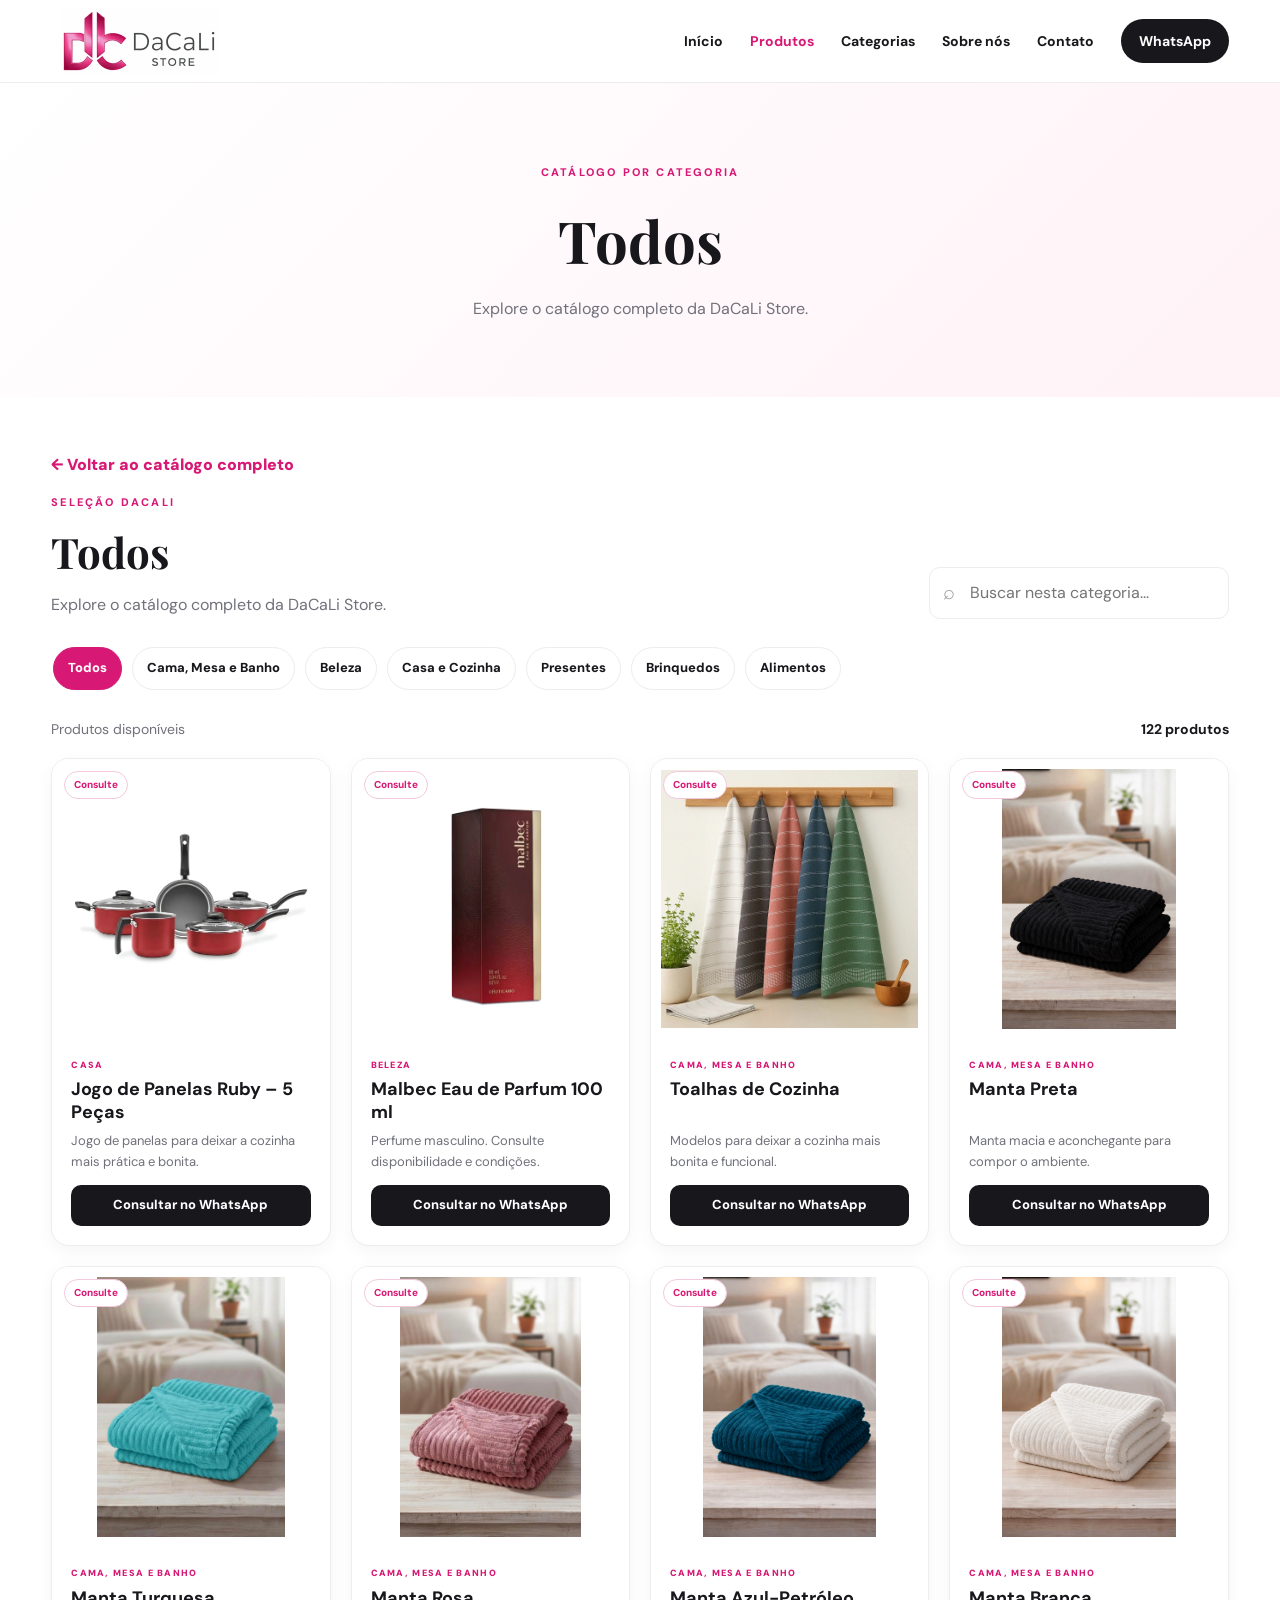
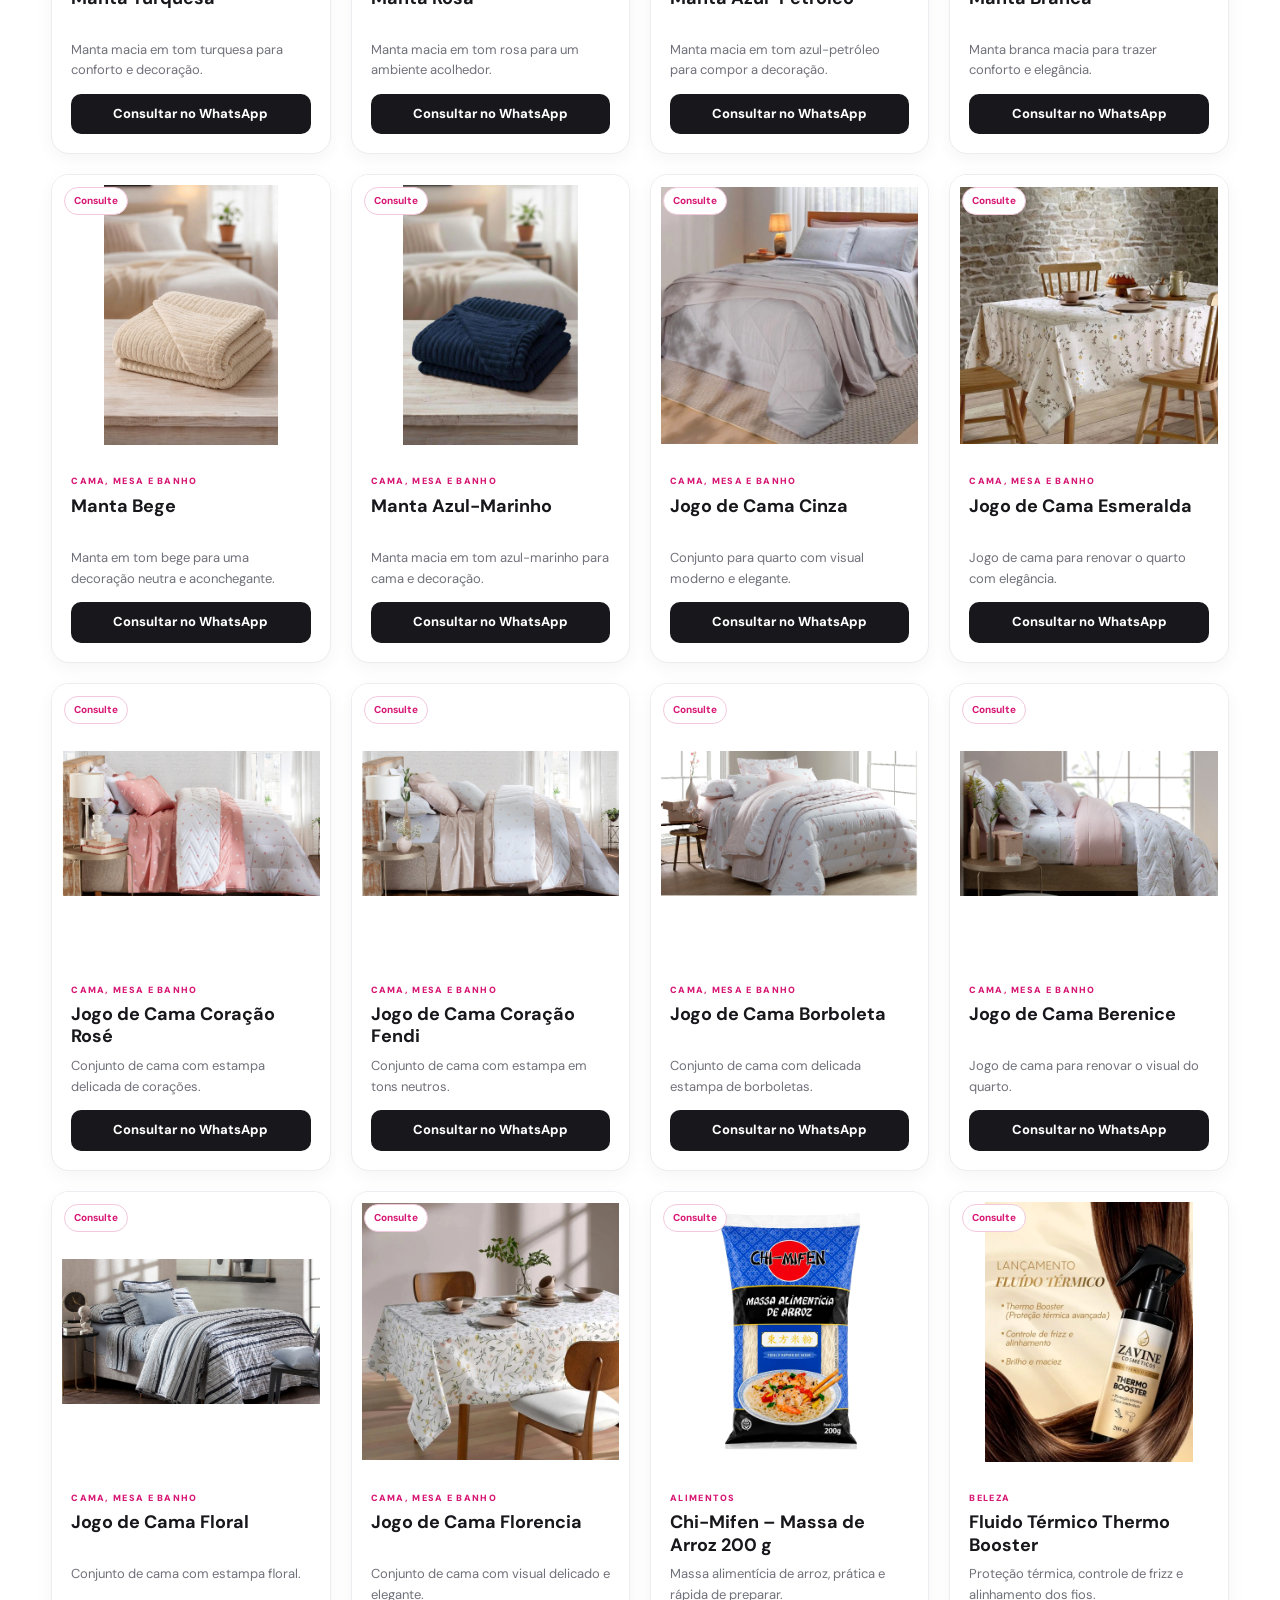
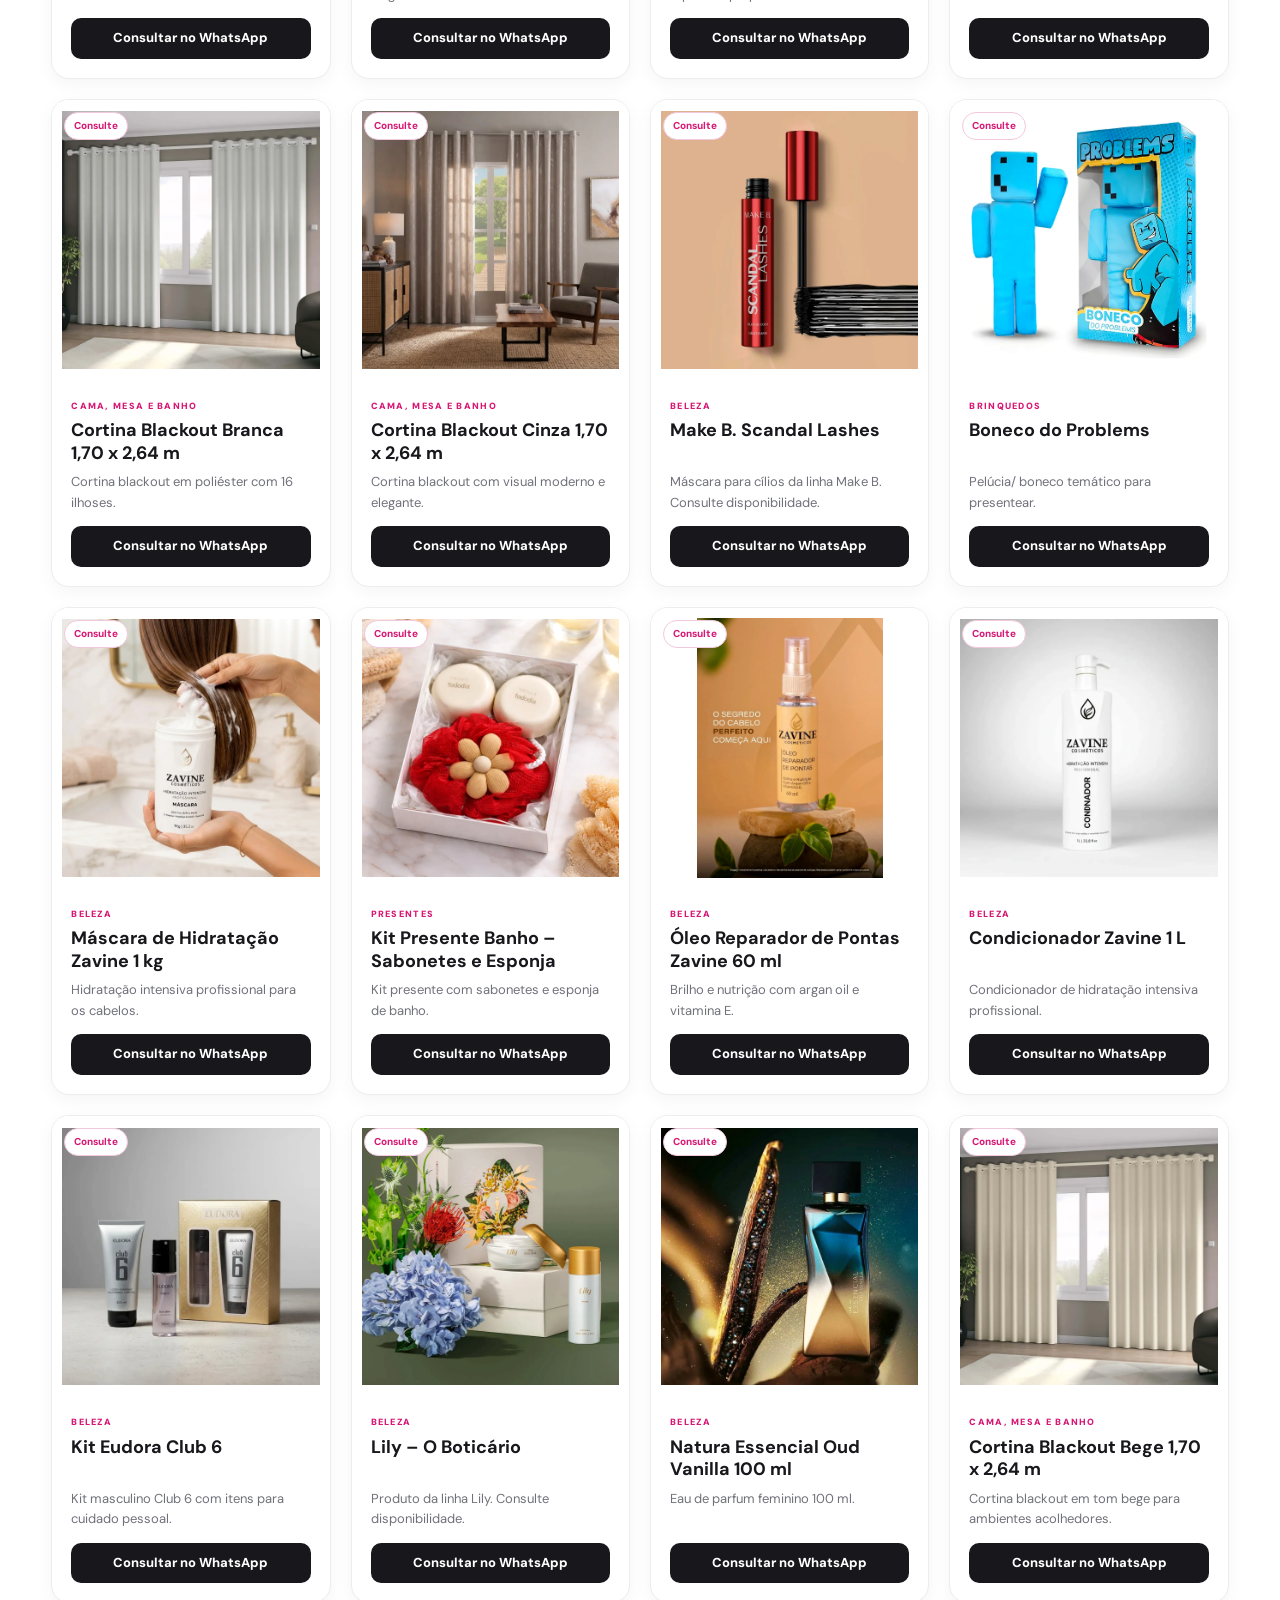
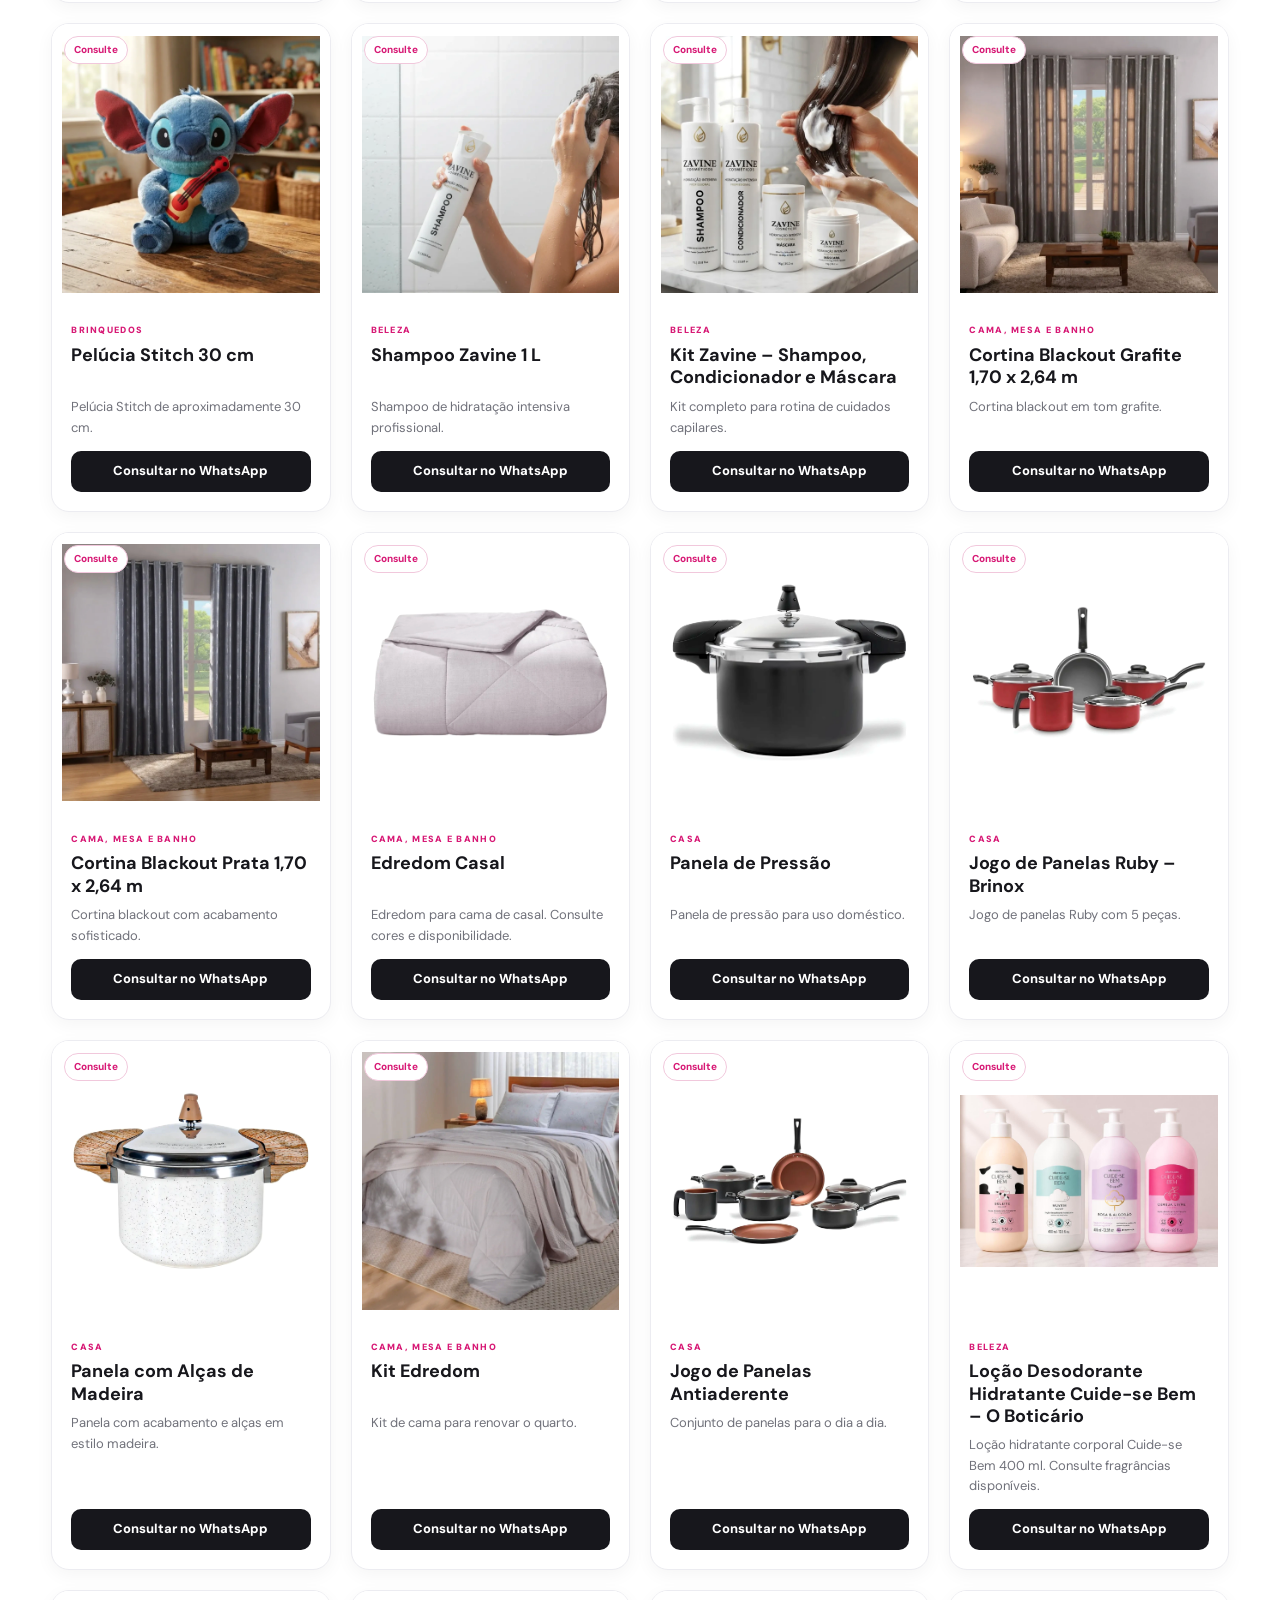
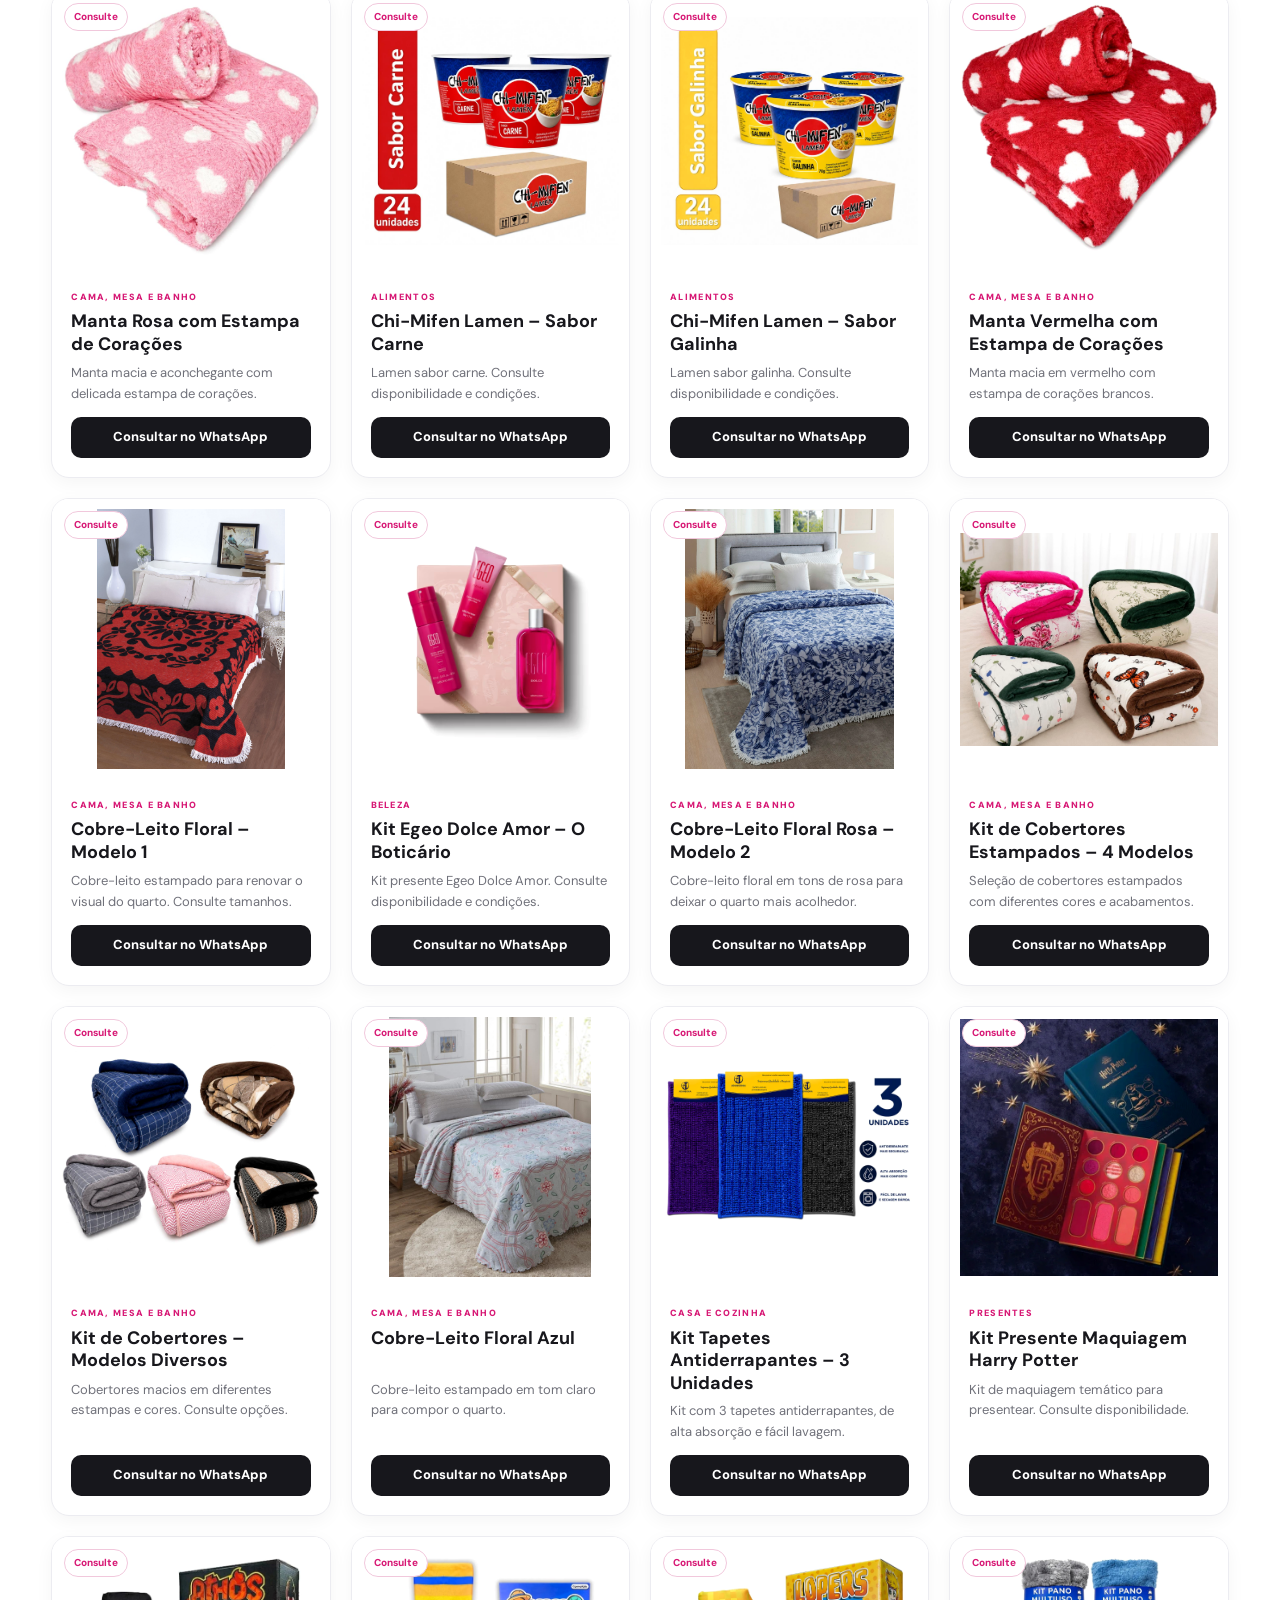
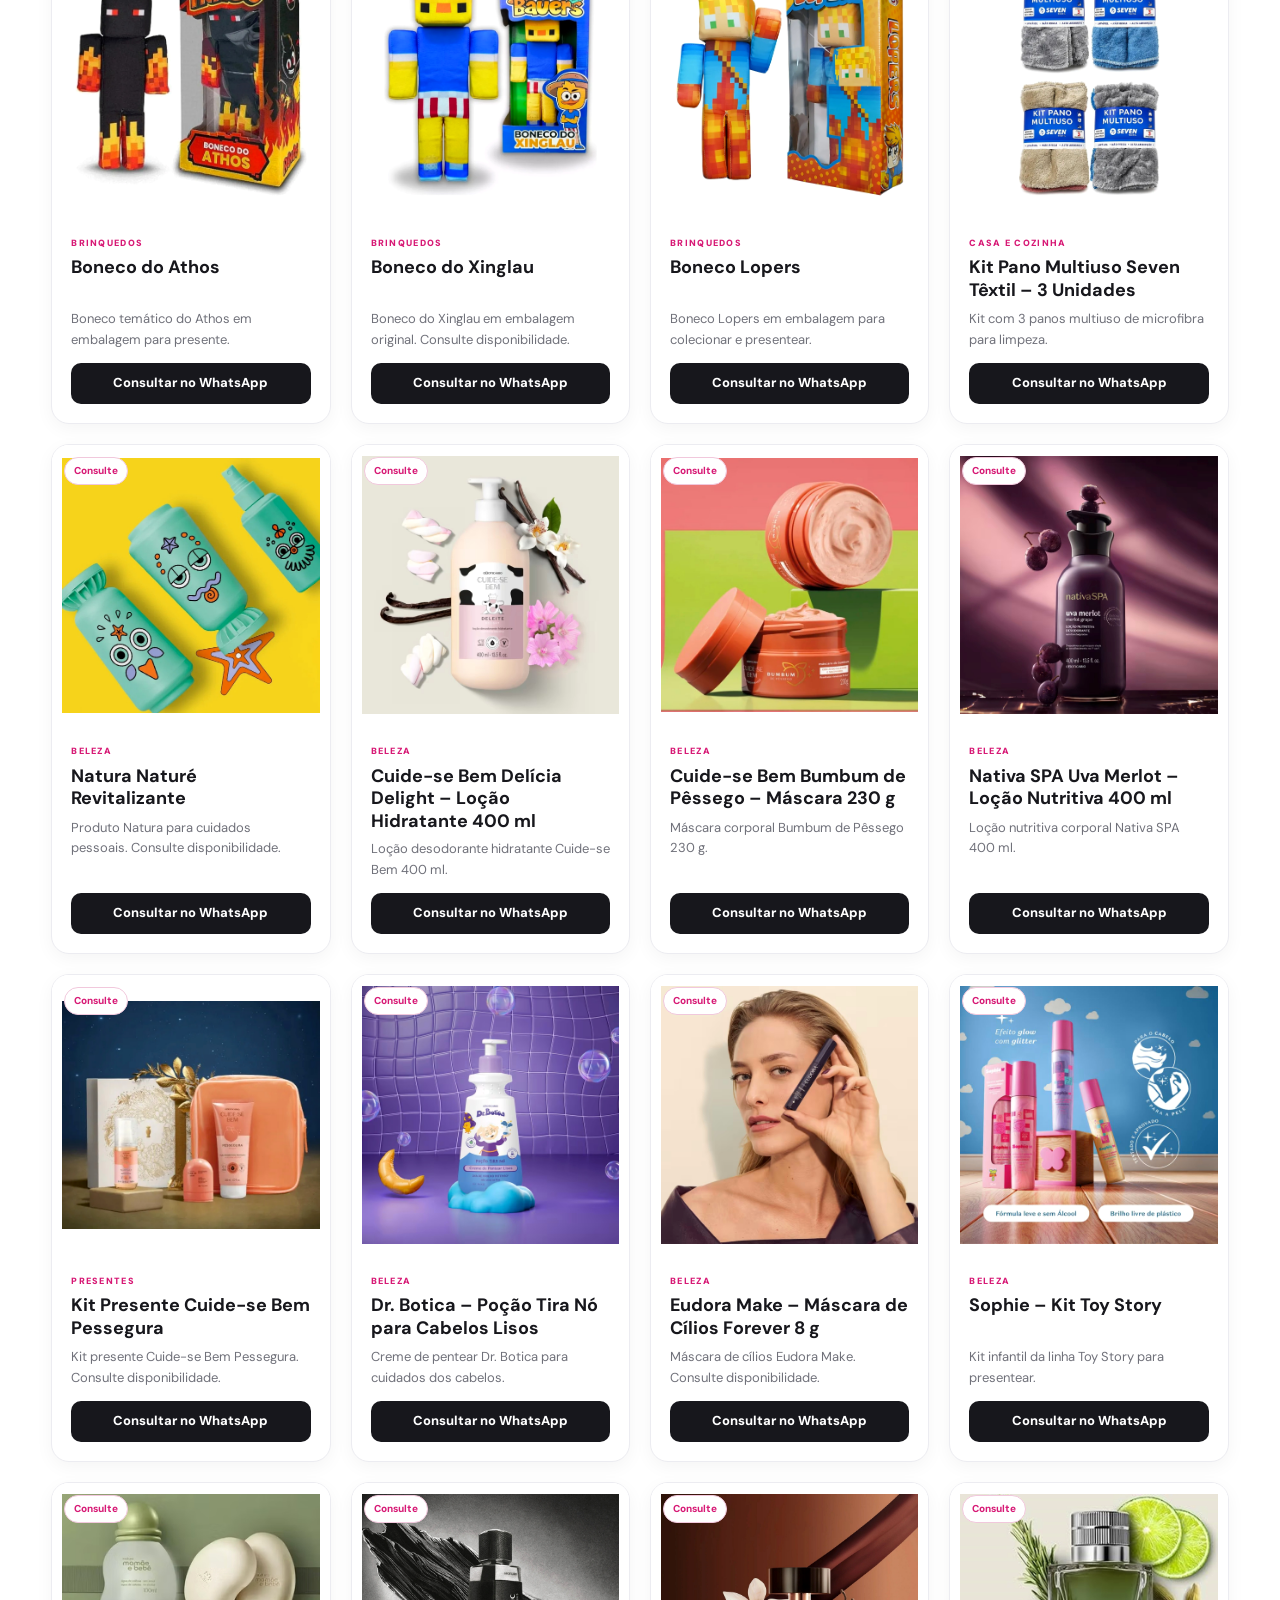
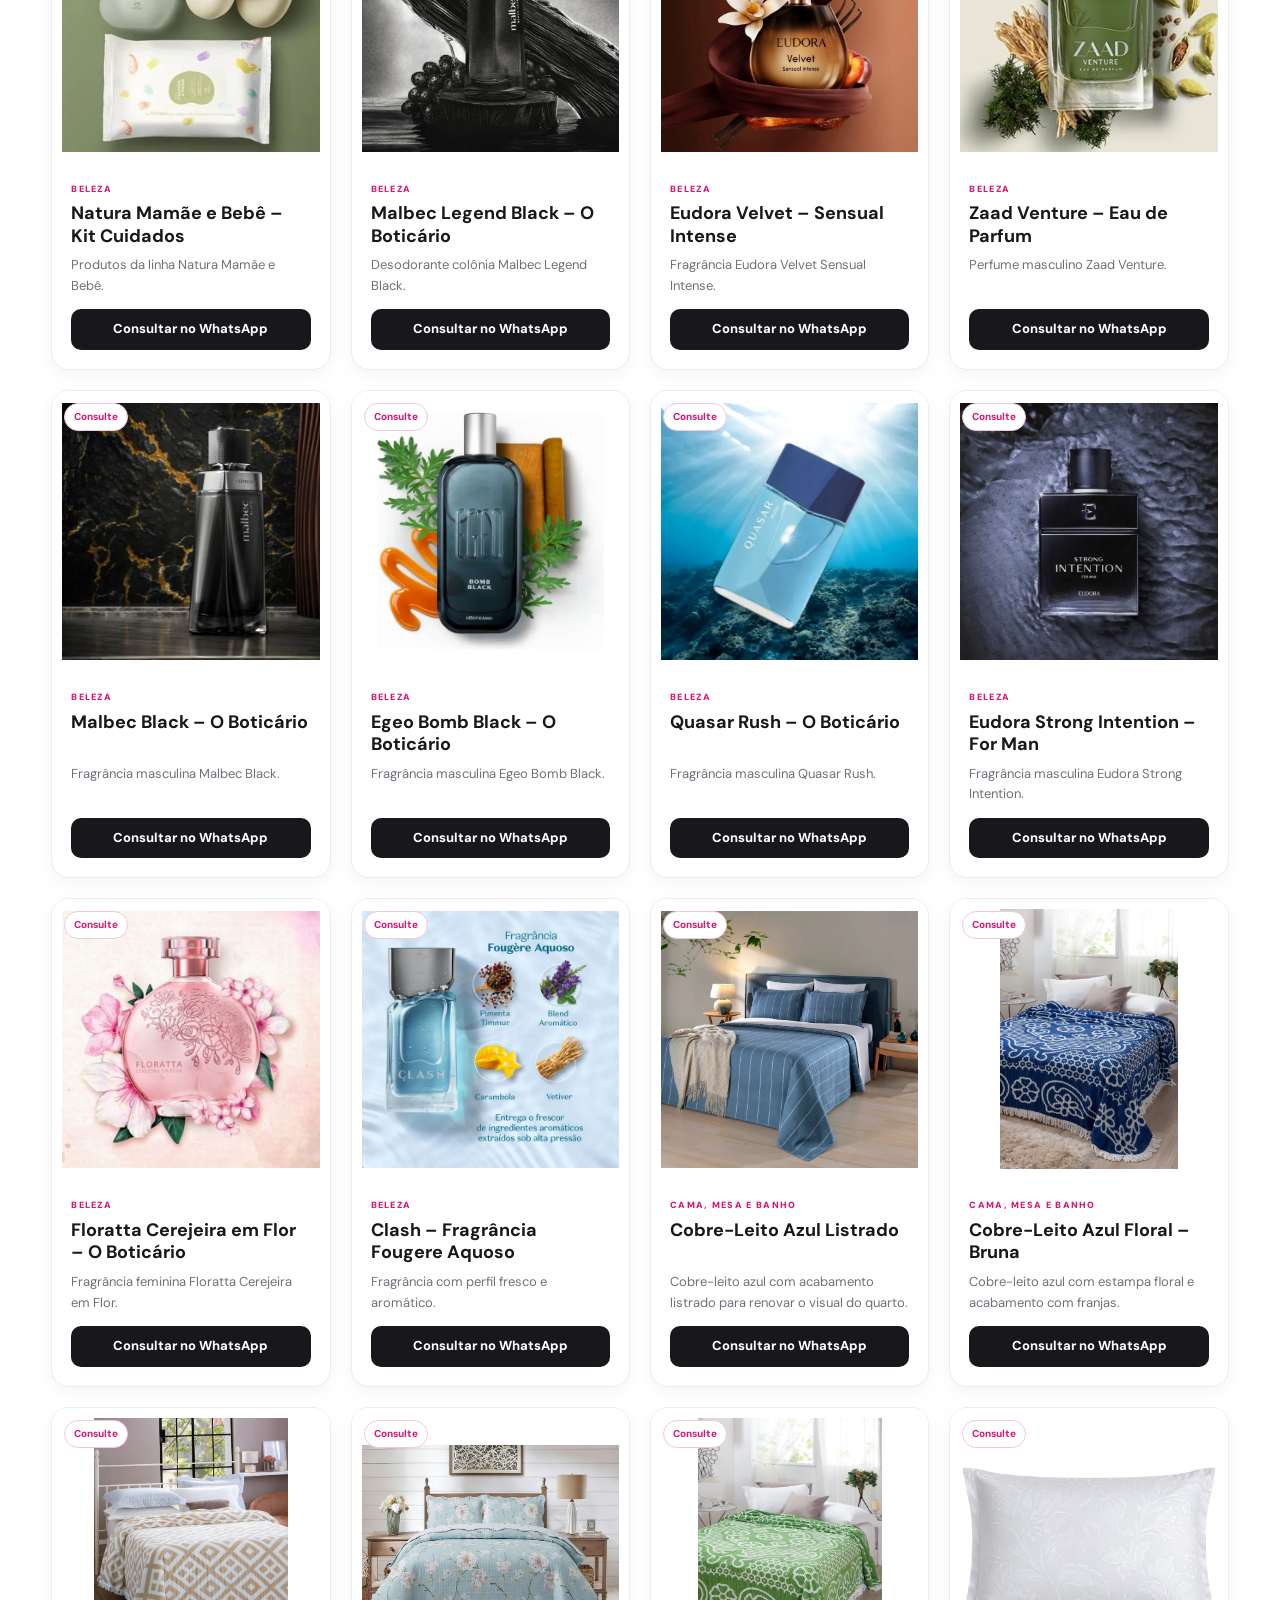
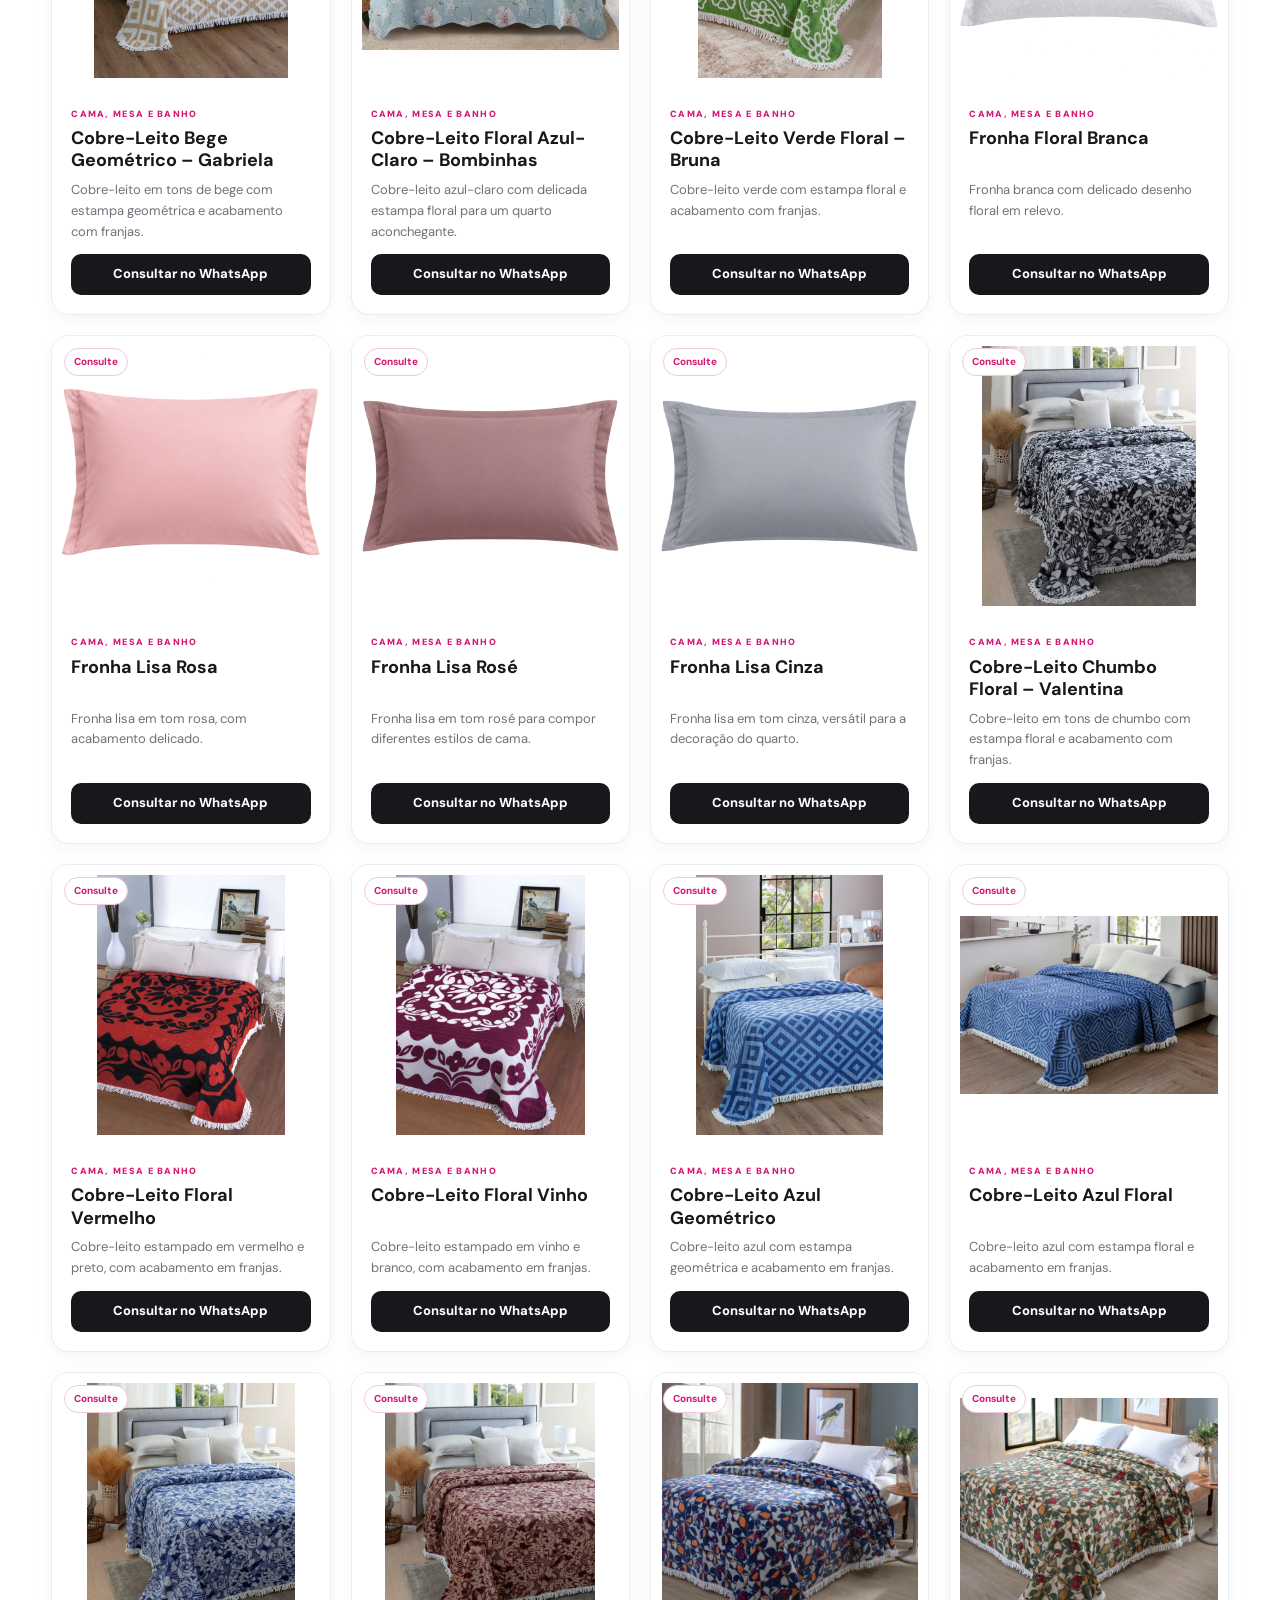
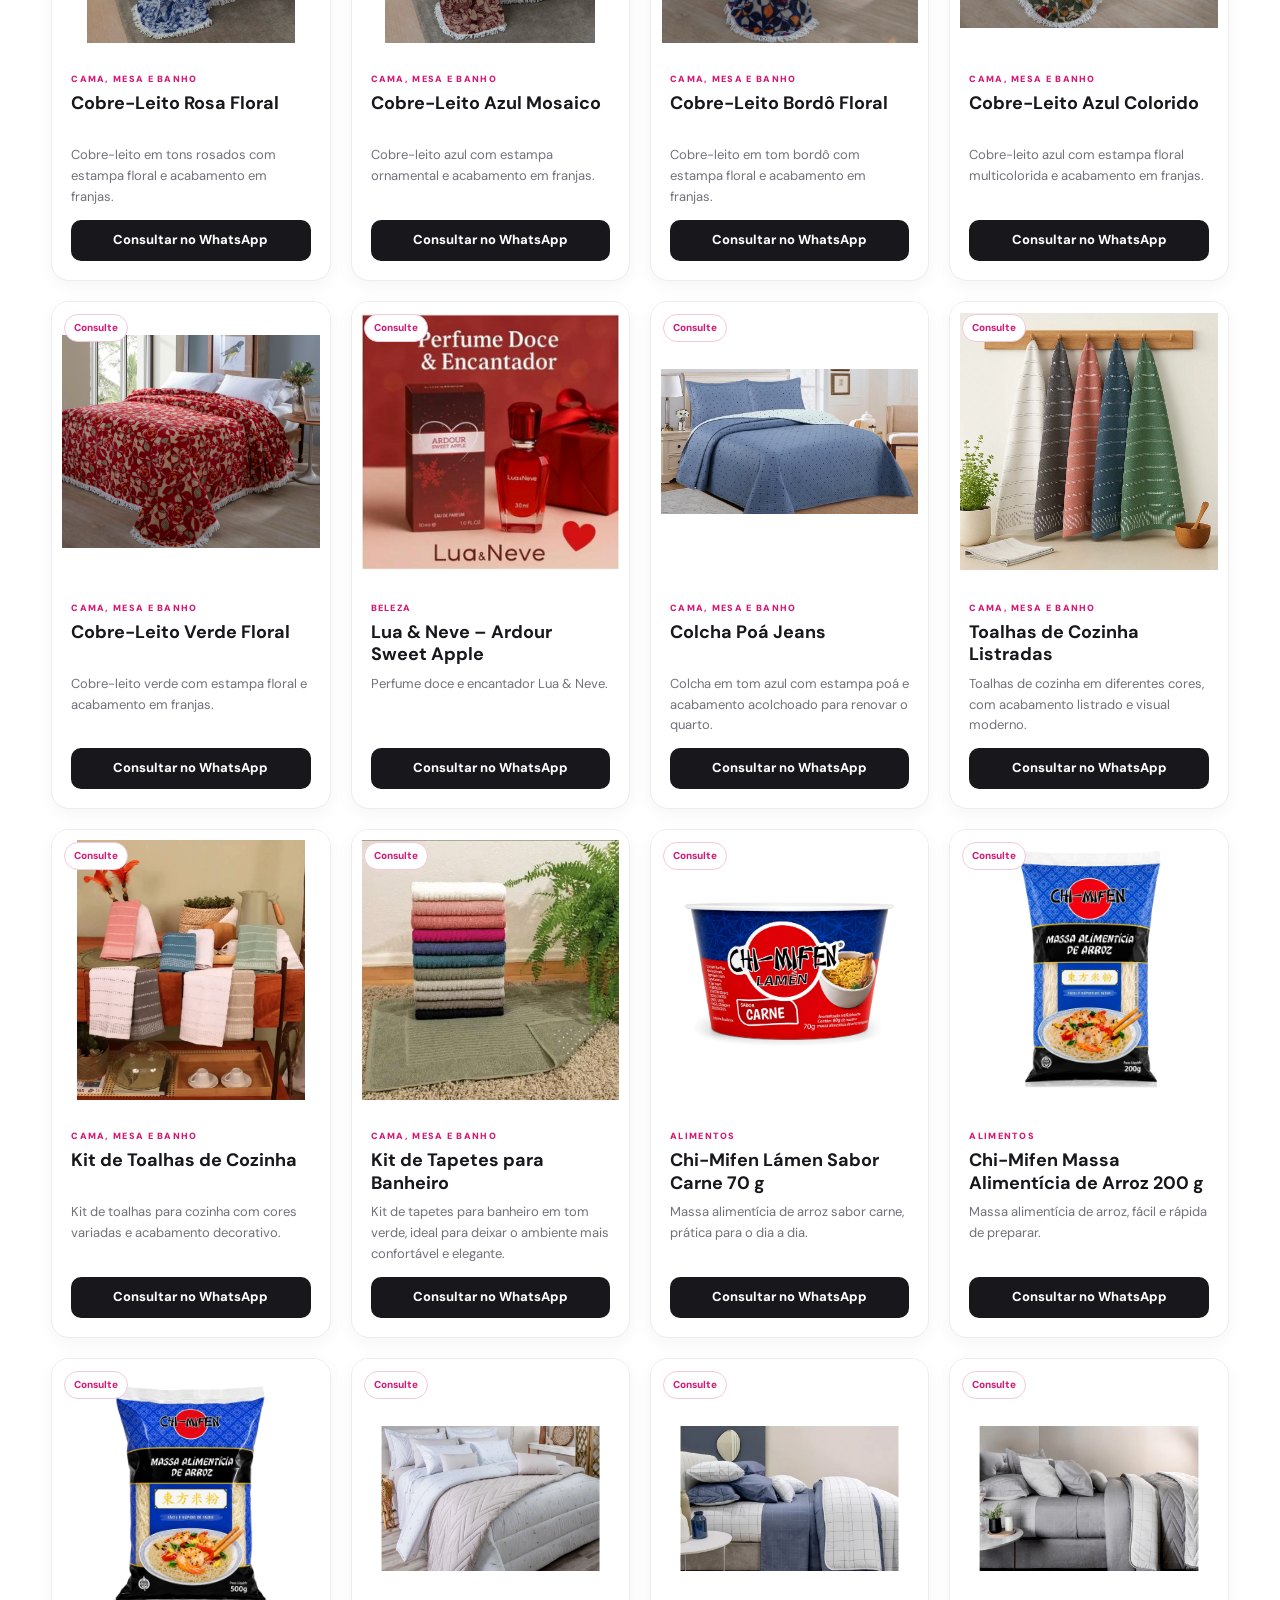
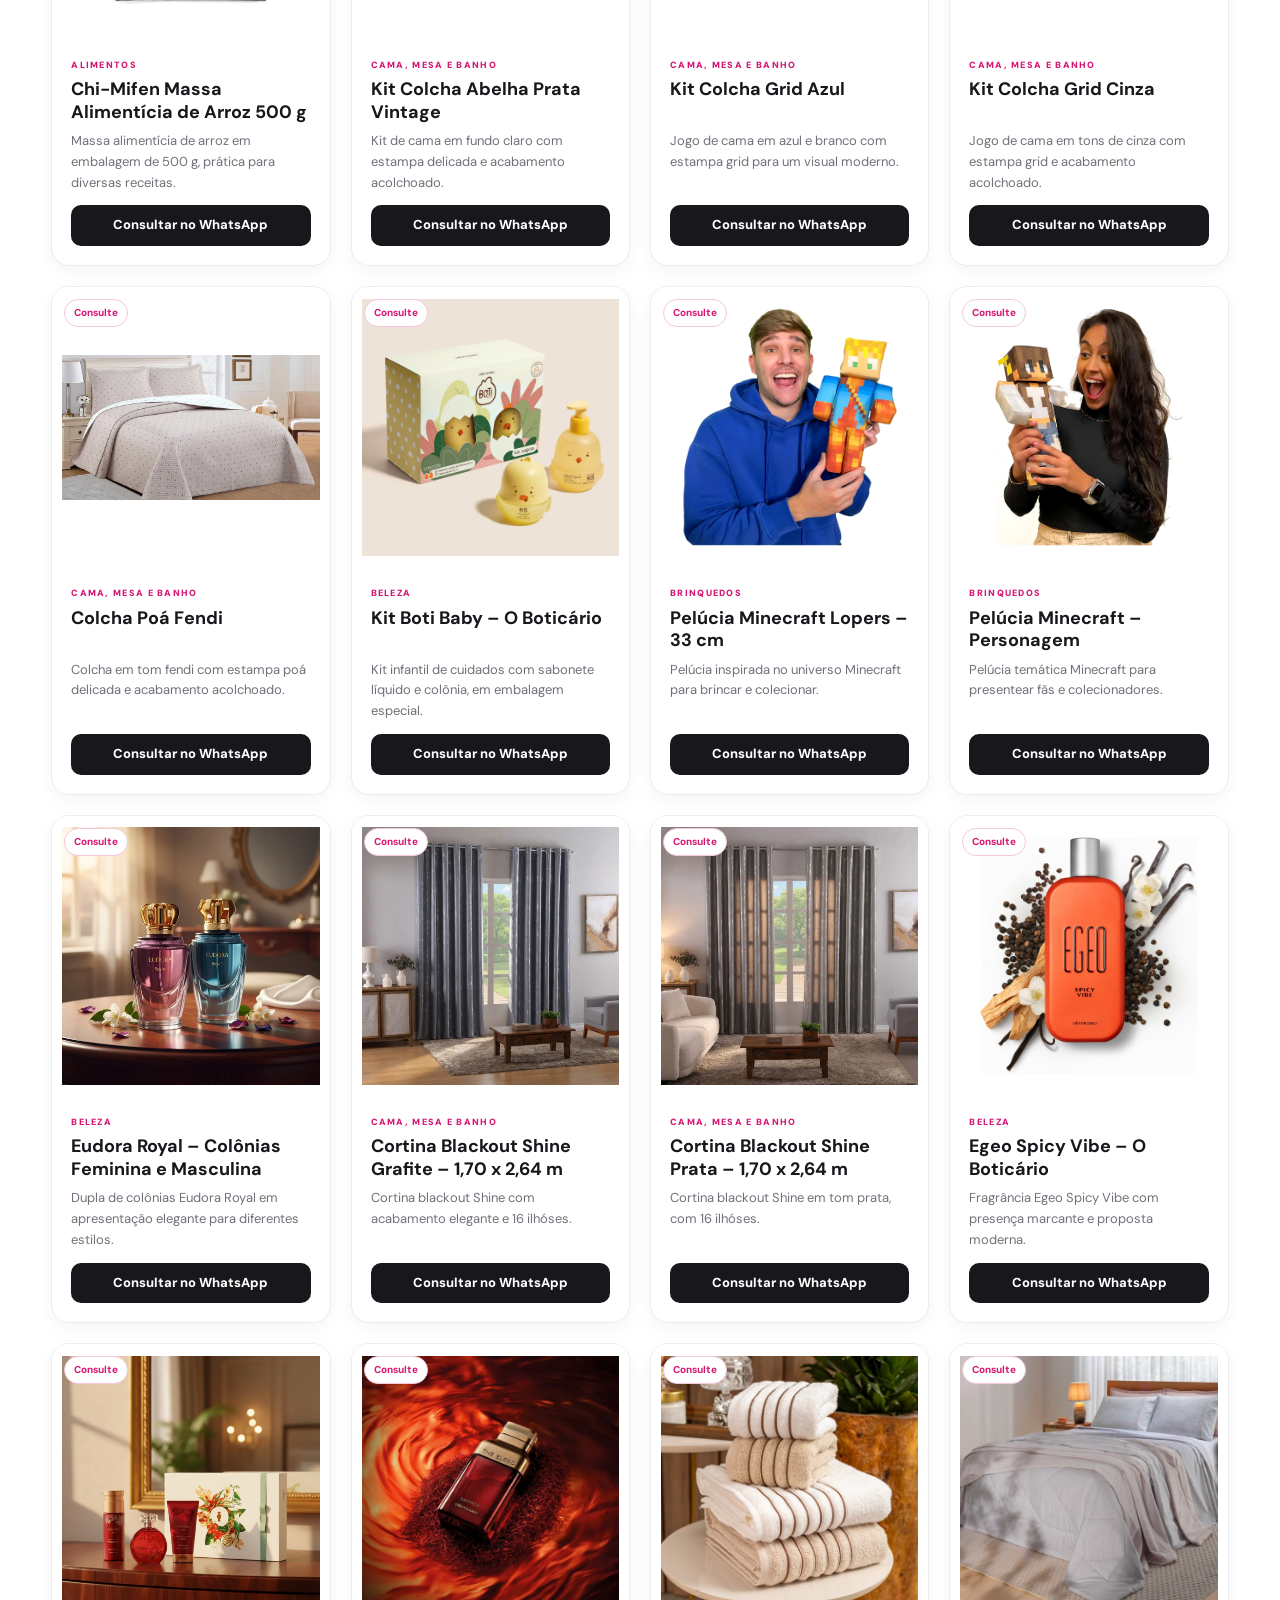
<file: categoria.html>
<!doctype html><html lang="pt-BR"><head><meta charset="utf-8"><meta name="viewport" content="width=device-width,initial-scale=1"><meta name="description" content="Catálogo DaCaLi Store por categoria."><title>Categoria | DaCaLi Store</title><link rel="preconnect" href="https://fonts.googleapis.com"><link rel="preconnect" href="https://fonts.gstatic.com" crossorigin><link href="https://fonts.googleapis.com/css2?family=Inter:wght@400;500;600;700;800;900&family=Playfair+Display:wght@600;700&display=swap" rel="stylesheet"><style>
@import url("https://fonts.googleapis.com/css2?family=DM+Sans:wght@400;500;600;700&family=Playfair+Display:wght@600;700&display=swap");
:root{--pink:#d71975;--pink2:#ef4b9a;--pink-soft:#fff2f8;--dark:#17171c;--muted:#70717a;--line:#ececf1;--bg:#fff;--soft:#faf9fb;--shadow:0 18px 50px rgba(23,23,28,.09);--radius:22px}
*{box-sizing:border-box;margin:0;padding:0}html{scroll-behavior:smooth}body{font-family:"DM Sans",system-ui,sans-serif;color:var(--dark);background:var(--bg);line-height:1.6}a{text-decoration:none;color:inherit}img{max-width:100%;display:block}.container{width:min(1180px,92%);margin:auto}.header{position:sticky;top:0;z-index:50;background:rgba(255,255,255,.94);backdrop-filter:blur(16px);border-bottom:1px solid var(--line)}.nav{min-height:82px;display:flex;align-items:center;justify-content:space-between;gap:30px}.brand{display:flex;align-items:center}.brand img{width:178px;height:70px;object-fit:contain}.menu{display:flex;align-items:center;gap:27px;font-size:14px;font-weight:700}.menu a{transition:.2s}.menu a:hover,.menu a.active{color:var(--pink)}.nav-whatsapp{background:var(--dark);color:#fff!important;padding:11px 18px;border-radius:999px}.menu-toggle{display:none;border:0;background:none;font-size:28px;color:var(--dark)}
.hero{background:radial-gradient(circle at 85% 15%,#ffd6e9 0,transparent 34%),linear-gradient(135deg,#fff 0%,#fff6fa 100%);padding:76px 0 68px;overflow:hidden}.hero-grid{display:grid;grid-template-columns:1fr 1fr;gap:65px;align-items:center}.eyebrow{font-size:11px;letter-spacing:2.2px;font-weight:800;color:var(--pink)}.hero h1{font-family:"Playfair Display",serif;font-size:clamp(44px,5.2vw,70px);line-height:1.05;margin:16px 0 22px;letter-spacing:-1px}.hero h1 strong{color:var(--pink)}.hero p{font-size:18px;color:var(--muted);max-width:590px}.hero-actions{display:flex;gap:12px;flex-wrap:wrap;margin-top:30px}.btn{display:inline-flex;align-items:center;justify-content:center;padding:13px 22px;border-radius:12px;font-weight:800;border:1px solid transparent;transition:.2s}.btn-primary{background:var(--pink);color:#fff;box-shadow:0 10px 25px rgba(215,25,117,.22)}.btn-primary:hover{background:#b91463;transform:translateY(-2px)}.btn-light{background:#fff;border-color:var(--line)}.btn-dark{background:var(--dark);color:#fff}.btn-light:hover,.btn-dark:hover{transform:translateY(-2px)}.hero-trust{display:flex;gap:18px;flex-wrap:wrap;margin-top:25px;font-size:12px;color:#686872;font-weight:600}.hero-showcase{display:grid;grid-template-columns:1.35fr .75fr;gap:14px;min-height:480px}.hero-main,.hero-side img{border-radius:24px;overflow:hidden;box-shadow:var(--shadow);background:#fff}.hero-main img{width:100%;height:100%;min-height:480px;object-fit:cover}.hero-side{display:grid;grid-template-rows:1fr 1fr;gap:14px}.hero-side img{width:100%;height:100%;object-fit:cover}
.section{padding:86px 0}.section-heading{text-align:center;max-width:700px;margin:0 auto 44px}.section-heading h2,.about h2,.cta h2{font-family:"Playfair Display",serif;font-size:clamp(31px,4vw,46px);line-height:1.15;margin:10px 0}.section-heading p,.about p{color:var(--muted)}.categories{background:#fff}.category-grid{display:grid;grid-template-columns:repeat(3,1fr);gap:18px}.category-card{padding:27px;border:1px solid var(--line);border-radius:18px;background:#fff;transition:.25s}.category-card:hover{transform:translateY(-5px);box-shadow:var(--shadow);border-color:#f0bfd6}.category-card span{font-size:31px}.category-card h3{font-size:18px;margin:12px 0 4px}.category-card p{font-size:14px;color:var(--muted)}.featured{background:var(--soft)}.product-grid{display:grid;grid-template-columns:repeat(4,1fr);gap:20px}.product-card{border:1px solid var(--line);border-radius:18px;overflow:hidden;background:#fff;transition:.25s;display:flex;flex-direction:column}.product-card:hover{transform:translateY(-5px);box-shadow:var(--shadow)}.product-image{height:260px;background:#f7f7f9;position:relative;display:flex;align-items:center;justify-content:center}.product-image img{width:100%;height:100%;object-fit:cover}.product-image span{position:absolute;top:12px;left:12px;background:#fff;color:var(--pink);border:1px solid #f1c8dc;padding:5px 9px;border-radius:999px;font-size:10px;font-weight:800}.product-info{padding:19px;display:flex;flex-direction:column;flex:1}.product-info small{font-size:9px;letter-spacing:1.3px;color:var(--pink);font-weight:900}.product-info h3{font-size:18px;line-height:1.25;margin:6px 0 7px}.product-info p{font-size:13px;color:var(--muted);margin-bottom:12px}.product-btn{margin-top:auto;text-align:center;background:var(--dark);color:#fff;padding:10px;border-radius:10px;font-size:13px;font-weight:800}.product-btn:hover{background:var(--pink)}.center{text-align:center;margin-top:35px}
.about{background:#fff}.about-grid{display:grid;grid-template-columns:1fr 1fr;gap:65px;align-items:center}.about-image{border-radius:24px;overflow:hidden;box-shadow:var(--shadow)}.about-image img{width:100%;height:440px;object-fit:cover}.about h2{margin-top:10px}.about p{margin:15px 0}.about-points{display:grid;gap:12px;margin:22px 0}.about-points div{display:flex;gap:10px;flex-direction:column;padding:13px 15px;background:var(--soft);border-radius:13px}.about-points b{font-size:14px}.about-points span{font-size:13px;color:var(--muted)}.text-link{color:var(--pink);font-weight:800}.cta{padding:0 0 86px}.cta-box{background:linear-gradient(120deg,#19191e,#29212a);color:#fff;border-radius:24px;padding:45px 50px;display:flex;align-items:center;justify-content:space-between;gap:30px}.cta-box p{color:#d7d7dc;max-width:650px}.footer{background:#15151a;color:#fff;padding-top:55px}.footer-grid{display:grid;grid-template-columns:2fr 1fr 1.5fr;gap:40px;padding-bottom:45px}.footer-logo{width:150px;height:65px;object-fit:contain;object-position:left center;filter:none;margin-bottom:15px}.footer p,.footer a,.footer-note{color:#bdbdc5}.footer h3{margin-bottom:13px}.footer a{display:block;margin:7px 0}.footer a:hover{color:#fff}.footer-note{display:block;margin-top:15px;font-size:13px}.copyright{text-align:center;border-top:1px solid #292930;padding:20px;color:#8e8e98;font-size:13px}
.page-hero{padding:75px 0;background:linear-gradient(135deg,#fff,#fff2f7);text-align:center}.page-hero h1{font-family:"Playfair Display",serif;font-size:clamp(38px,5vw,58px);margin:10px 0}.page-hero p{color:var(--muted);max-width:700px;margin:auto}.catalog-top{display:flex;align-items:center;justify-content:space-between;gap:20px;margin-bottom:18px}.catalog-count{font-weight:800;color:#777}.search-wrap{position:relative}.search-wrap>span{position:absolute;left:14px;top:9px;font-size:20px;color:#999}.search{width:300px;padding:12px 15px 12px 40px;border:1px solid var(--line);border-radius:11px;outline:none;font:inherit}.search:focus{border-color:var(--pink);box-shadow:0 0 0 3px #ffe5f1}
/* Seletor visual de categorias */
.category-selector{display:grid;grid-template-columns:repeat(7,minmax(120px,1fr));gap:12px;margin:0 0 24px}.category-filter{position:relative;overflow:hidden;min-height:118px;padding:0;border:1px solid var(--line);border-radius:18px;background:#fff;cursor:pointer;text-align:left;box-shadow:0 4px 14px rgba(23,23,28,.04);transition:.25s;font:inherit}.category-filter img{width:100%;height:72px;object-fit:cover;display:block}.category-filter span{display:block;padding:8px 10px 0;font-size:12px;font-weight:800;line-height:1.2;color:var(--dark)}.category-filter small{display:block;padding:3px 10px 8px;color:#8a8a92;font-size:10px;font-weight:700}.category-filter:hover{transform:translateY(-3px);box-shadow:var(--shadow);border-color:#f0bfd6}.category-filter.active{border:2px solid var(--pink);box-shadow:0 10px 28px rgba(215,25,117,.14)}.category-filter.active span{color:var(--pink)}.category-filter.active:after{content:'✓';position:absolute;right:8px;top:8px;background:var(--pink);color:#fff;width:22px;height:22px;border-radius:50%;display:flex;align-items:center;justify-content:center;font-size:12px;font-weight:900}.selected-category{display:grid;grid-template-columns:145px 1fr;align-items:center;gap:20px;margin:0 0 32px;padding:16px;border:1px solid var(--line);border-radius:20px;background:linear-gradient(110deg,#fff,#fff7fb);box-shadow:0 8px 25px rgba(23,23,28,.05)}.selected-category-image{width:145px;height:105px;border-radius:14px;overflow:hidden;background:#f7f7f9}.selected-category-image img{width:100%;height:100%;object-fit:cover}.selected-category h2{font-family:"Playfair Display",serif;font-size:28px;line-height:1.15;margin:4px 0}.selected-category p{color:var(--muted);font-size:14px;margin:0}.catalog{padding-top:55px}

.filters{display:flex;gap:8px;flex-wrap:wrap;margin-bottom:34px}.filter{border:1px solid var(--line);background:#fff;padding:9px 13px;border-radius:999px;cursor:pointer;font:inherit;font-size:13px;font-weight:700}.filter.active,.filter:hover{background:var(--pink);color:#fff;border-color:var(--pink)}.empty-state{text-align:center;padding:70px;color:var(--muted)}.empty-icon{font-size:45px}.catalog-note{margin-top:45px;padding:23px 25px;background:var(--pink-soft);border:1px solid #f3c5d9;border-radius:18px;display:flex;align-items:center;gap:16px;flex-wrap:wrap}.catalog-note strong{font-size:16px}.catalog-note span{color:var(--muted);flex:1;min-width:260px}.floating-wa{position:fixed;right:22px;bottom:22px;z-index:40;background:#1fa855;color:#fff;border-radius:999px;padding:13px 18px;box-shadow:0 12px 30px rgba(0,0,0,.18);font-weight:800;display:flex;align-items:center;gap:8px}.floating-wa:hover{transform:translateY(-2px)}
@media(max-width:1050px){.category-selector{grid-template-columns:repeat(4,1fr)}.product-grid{grid-template-columns:repeat(3,1fr)}.hero-grid{gap:35px}.hero-showcase{min-height:430px}.hero-main img{min-height:430px}}
@media(max-width:900px){.category-selector{grid-template-columns:repeat(3,1fr)}.menu{display:none;position:absolute;top:82px;left:0;right:0;background:#fff;padding:20px 4%;border-bottom:1px solid var(--line);flex-direction:column;align-items:stretch}.menu.open{display:flex}.menu-toggle{display:block}.hero-grid,.about-grid{grid-template-columns:1fr}.hero-showcase{max-width:760px;margin:auto;width:100%}.category-grid{grid-template-columns:repeat(2,1fr)}.product-grid{grid-template-columns:repeat(2,1fr)}.cta-box{align-items:flex-start;flex-direction:column}}
@media(max-width:600px){.category-selector{display:flex;overflow-x:auto;gap:10px;padding:2px 2px 8px;scroll-snap-type:x proximity}.category-filter{min-width:128px;scroll-snap-align:start}.selected-category{grid-template-columns:92px 1fr;padding:12px;gap:13px}.selected-category-image{width:92px;height:82px}.selected-category h2{font-size:22px}.selected-category p{font-size:12px}.nav{min-height:72px}.brand img{width:150px;height:62px}.menu{top:72px}.hero{padding:52px 0}.hero h1{font-size:40px}.hero p{font-size:16px}.hero-showcase{grid-template-columns:1fr 1fr;min-height:300px}.hero-main img{min-height:300px}.hero-side{gap:9px}.category-grid,.product-grid,.footer-grid{grid-template-columns:1fr}.product-image{height:300px}.section{padding:60px 0}.catalog-top{align-items:stretch;flex-direction:column}.search{width:100%}.filters{overflow:auto;flex-wrap:nowrap;padding-bottom:5px}.filter{white-space:nowrap}.cta-box{padding:32px 25px}.floating-wa{right:15px;bottom:15px;padding:12px 15px}.floating-wa span{display:none}.footer-logo{width:140px}}

.category-card{padding:0;overflow:hidden;display:flex;flex-direction:column}.category-card>img{width:100%;height:150px;object-fit:cover}.category-card>div{padding:18px 20px 20px}.category-card span{display:none}
@media(max-width:600px){.category-card>img{height:170px}}

/* Vídeo institucional */
.video-showcase{background:linear-gradient(135deg,#fff7fb 0%,#fff 55%,#faf9fb 100%);position:relative}
.video-grid{display:grid;grid-template-columns:minmax(280px,520px) 1fr;gap:64px;align-items:center}
.video-frame{border-radius:28px;padding:9px;background:#17171c;box-shadow:0 24px 60px rgba(23,23,28,.18);overflow:hidden;max-width:520px;margin:auto}
.dacali-video{display:block;width:100%;max-height:680px;aspect-ratio:9/16;object-fit:cover;border-radius:20px;background:#000}
.video-content{max-width:590px}
.video-content h2{font-family:"Playfair Display",serif;font-size:clamp(32px,4vw,48px);line-height:1.12;margin:10px 0 18px}
.video-content p{font-size:17px;color:var(--muted);margin-bottom:22px}
.video-points{display:grid;gap:10px;margin:0 0 26px}
.video-points span{font-weight:700;font-size:14px}
.floating-wa{padding:8px 17px 8px 8px;gap:9px}
.floating-wa img{width:42px;height:42px;display:block;border-radius:50%;object-fit:cover;flex:none}
.floating-wa span{font-size:14px}
@media(max-width:900px){
  .video-grid{grid-template-columns:1fr;gap:34px}
  .video-frame{width:min(100%,390px)}
  .video-content{max-width:none;text-align:center}
  .video-points{justify-items:center}
}
@media(max-width:600px){
  .video-showcase{padding:54px 0}
  .video-frame{width:min(100%,330px);padding:7px;border-radius:22px}
  .dacali-video{border-radius:16px}
  .floating-wa{width:58px;height:58px;padding:6px;justify-content:center}
  .floating-wa img{width:46px;height:46px}
}


/* WhatsApp flutuante — acesso rápido e discreto */
.floating-wa{position:fixed;right:20px;bottom:20px;z-index:100;width:56px;height:56px;padding:0!important;border-radius:50%;background:#25D366;color:#fff;display:flex;align-items:center;justify-content:center;box-shadow:0 10px 28px rgba(0,0,0,.20);transition:transform .2s ease,box-shadow .2s ease;border:3px solid #fff}
.floating-wa svg{width:30px;height:30px;display:block}
.floating-wa span{display:none!important}
.floating-wa:hover{transform:translateY(-3px) scale(1.03);box-shadow:0 14px 34px rgba(0,0,0,.24);background:#20bd5a}
@media(max-width:600px){.floating-wa{right:16px;bottom:16px;width:52px;height:52px}.floating-wa svg{width:28px;height:28px}}

/* Catálogo: leitura visual mais limpa */
.catalog .product-card{box-shadow:0 5px 18px rgba(23,23,28,.045)}
.catalog .product-image{height:280px}
.catalog .product-info h3{min-height:46px}
.catalog .product-info p{min-height:42px}
@media(max-width:600px){.catalog .product-image{height:270px}.catalog .product-info h3,.catalog .product-info p{min-height:0}}

/* Carrossel de categorias do catálogo */
.category-carousel{position:relative;margin:8px 0 32px;display:flex;align-items:center;gap:12px}.category-track{display:flex;gap:16px;overflow-x:auto;scroll-behavior:smooth;scroll-snap-type:x mandatory;padding:8px 4px 18px;flex:1;scrollbar-width:none}.category-track::-webkit-scrollbar{display:none}.category-slide{position:relative;flex:0 0 210px;min-height:235px;scroll-snap-align:start;border:1px solid var(--line);border-radius:22px;overflow:hidden;background:#fff;color:var(--dark);text-decoration:none;box-shadow:0 7px 24px rgba(23,23,28,.07);transition:transform .25s,box-shadow .25s,border-color .25s}.category-slide:hover{transform:translateY(-5px);box-shadow:0 18px 35px rgba(23,23,28,.12);border-color:#edb6d0}.category-slide.active{border:2px solid var(--pink)}.category-slide img{display:block;width:100%;height:132px;object-fit:cover}.category-slide span{display:block;font-size:16px;font-weight:900;line-height:1.15;padding:13px 14px 3px}.category-slide small{display:block;color:#85858d;font-size:12px;font-weight:700;padding:0 14px}.category-slide b{display:block;color:var(--pink);font-size:12px;padding:12px 14px 14px}.carousel-arrow{flex:none;width:46px;height:46px;border:1px solid var(--line);background:#fff;border-radius:50%;font-size:32px;line-height:1;cursor:pointer;box-shadow:0 8px 20px rgba(23,23,28,.1);color:var(--dark);transition:.2s}.carousel-arrow:hover{background:var(--pink);color:#fff;border-color:var(--pink);transform:scale(1.05)}
/* Página individual da categoria */
.category-page-hero{padding:54px 0 45px;background:linear-gradient(135deg,#fff,#fff2f7)}.category-page-hero h1{font-family:"Playfair Display",serif;font-size:clamp(38px,5vw,58px);margin:8px 0 10px}.category-page-hero p{max-width:720px;color:var(--muted);font-size:16px}.back-link{display:inline-block;margin-bottom:28px;color:var(--pink);font-weight:800}.category-page-top{display:flex;align-items:end;justify-content:space-between;gap:20px;margin-bottom:24px}.category-page-top h2{margin-top:5px}.category-mini-nav{display:flex;gap:10px;overflow-x:auto;padding:2px 2px 18px;margin-bottom:20px;scrollbar-width:none}.category-mini-nav::-webkit-scrollbar{display:none}.mini-category{flex:0 0 auto;display:flex;align-items:center;gap:8px;padding:7px 11px 7px 7px;border:1px solid var(--line);border-radius:999px;background:#fff;color:var(--dark);font-size:12px;font-weight:800;text-decoration:none;white-space:nowrap}.mini-category img{width:30px;height:30px;border-radius:50%;object-fit:cover}.mini-category:hover,.mini-category.active{border-color:var(--pink);color:var(--pink);box-shadow:0 6px 16px rgba(215,25,117,.1)}
@media(max-width:700px){.category-carousel{gap:7px}.category-slide{flex-basis:180px;min-height:215px}.category-slide img{height:112px}.carousel-arrow{width:38px;height:38px;font-size:26px}.category-page-top{align-items:stretch;flex-direction:column}.category-page-top .search{width:100%}}
@media(max-width:600px){.category-track{gap:12px}.category-slide{flex-basis:164px}.category-slide span{font-size:14px}.category-slide small{font-size:11px}.category-slide b{font-size:11px}.carousel-arrow{display:none}}

/* Fotos adicionais do catálogo: melhor enquadramento para produtos com formatos variados */
.catalog .product-image img, .category-products-section .product-image img{object-fit:contain;padding:10px;background:#fff;}


/* Banner secundário institucional — composição premium e responsiva */
.secondary-banner{padding-top:34px;padding-bottom:34px}
.secondary-banner-link{
  display:grid;grid-template-columns:minmax(330px,43%) 1fr;min-height:390px;overflow:hidden;
  border-radius:28px;background:#fff;box-shadow:0 22px 55px rgba(32,20,30,.13);
  text-decoration:none;isolation:isolate;
}
.secondary-banner-photo{position:relative;overflow:hidden;background:#f7f3f6}
.secondary-banner-photo img{display:block;width:100%;height:100%;object-fit:cover;object-position:center;transition:transform .7s ease}
.secondary-banner-link:hover .secondary-banner-photo img{transform:scale(1.025)}
.secondary-banner-copy{
  position:relative;display:flex;flex-direction:column;justify-content:center;align-items:flex-start;
  padding:54px clamp(36px,5vw,76px);color:#fff;background:linear-gradient(115deg,#c90069 0%,#df1a7e 48%,#ef4b9a 100%);overflow:hidden;
}
.secondary-banner-copy:before,.secondary-banner-copy:after{content:"";position:absolute;border-radius:50%;pointer-events:none}
.secondary-banner-copy:before{width:330px;height:330px;right:-180px;top:-150px;border:1px solid rgba(255,255,255,.18);box-shadow:0 0 0 38px rgba(255,255,255,.04),0 0 0 76px rgba(255,255,255,.025)}
.secondary-banner-copy:after{width:260px;height:260px;left:-190px;bottom:-190px;background:rgba(255,255,255,.055)}
.secondary-banner-copy>*{position:relative;z-index:1}
.secondary-banner-copy>span{margin-bottom:10px;font-size:.72rem;font-weight:900;letter-spacing:.24em;color:#ffe7f3}
.secondary-banner-copy h2{margin:0;font-family:"Playfair Display",serif;font-size:clamp(29px,3.1vw,46px);line-height:1.1;letter-spacing:-.02em}
.secondary-banner-copy h2 strong{font-weight:800;color:#fff}
.secondary-banner-copy p{max-width:570px;margin:18px 0 26px;color:rgba(255,255,255,.91);font-size:clamp(14px,1.25vw,17px);line-height:1.6}
.secondary-banner-cta{display:inline-flex;align-items:center;gap:12px;padding:13px 22px;border-radius:999px;background:#fff;color:#c90069;font-size:14px;font-weight:900;box-shadow:0 10px 24px rgba(78,0,40,.2);transition:transform .25s ease,box-shadow .25s ease}
.secondary-banner-cta b{font-size:18px;line-height:1}
.secondary-banner-cta:hover{transform:translateY(-2px);box-shadow:0 14px 28px rgba(78,0,40,.26)}
.secondary-banner-cta:focus-visible{outline:3px solid #fff;outline-offset:4px}

@media(max-width:800px){
  .secondary-banner{padding-top:20px;padding-bottom:20px}
  .secondary-banner-link{grid-template-columns:1fr;min-height:0;border-radius:22px}
  .secondary-banner-photo{aspect-ratio:1/1;max-height:520px}
  .secondary-banner-copy{padding:36px 28px 40px}
  .secondary-banner-copy h2{font-size:clamp(29px,8vw,40px)}
  .secondary-banner-copy p{font-size:15px}
}

/* Experiência interativa DaCaLi Store */
.scroll-progress{position:fixed;top:0;left:0;width:0;height:3px;background:linear-gradient(90deg,#d71975,#ef4b9a);z-index:1000;transition:width .08s linear}
.header{transition:box-shadow .25s ease,background .25s ease,transform .25s ease}
.header.scrolled{box-shadow:0 8px 30px rgba(23,23,28,.08);background:rgba(255,255,255,.97)}
.hero-main img{transition:opacity .28s ease,transform .28s ease}
.hero-main img.is-changing{opacity:.25;transform:scale(.985)}
[data-reveal]{opacity:1;transform:none;transition:opacity .7s ease,transform .7s ease}
[data-reveal="hero"]{transform:none}
[data-reveal="card"]{transition-delay:calc(var(--reveal-index, 0) * 70ms)}
[data-reveal].is-visible{opacity:1;transform:none}
.category-grid .category-card:nth-child(1),.featured-grid .product-card:nth-child(1){--reveal-index:0}
.category-grid .category-card:nth-child(2),.featured-grid .product-card:nth-child(2){--reveal-index:1}
.category-grid .category-card:nth-child(3),.featured-grid .product-card:nth-child(3){--reveal-index:2}
.category-grid .category-card:nth-child(4),.featured-grid .product-card:nth-child(4){--reveal-index:3}
.category-grid .category-card:nth-child(5),.featured-grid .product-card:nth-child(5){--reveal-index:4}
.category-grid .category-card:nth-child(6),.featured-grid .product-card:nth-child(6){--reveal-index:5}
.category-card{position:relative;overflow:hidden}
.category-card:after{content:'Abrir categoria  →';position:absolute;right:18px;bottom:18px;color:var(--pink);font-size:12px;font-weight:900;opacity:0;transform:translateX(8px);transition:.25s}
.category-card:hover:after{opacity:1;transform:none}
.category-card img{transition:transform .45s ease}
.category-card:hover img{transform:scale(1.045)}
.secondary-banner{padding-top:34px;padding-bottom:34px}
.secondary-banner-link{isolation:isolate}
.secondary-banner-link:focus-visible{outline:3px solid #f19bc4;outline-offset:4px}
.secondary-banner-content{transition:transform .3s ease,box-shadow .3s ease}
.secondary-banner-link:hover .secondary-banner-content{transform:translateY(-4px);box-shadow:0 16px 34px rgba(0,0,0,.15)}
.secondary-banner-content small b{color:var(--pink);font-size:1rem}
.video-frame{transition:transform .3s ease,box-shadow .3s ease}
.video-frame:hover{transform:translateY(-3px);box-shadow:0 20px 45px rgba(23,23,28,.12)}
.back-to-top{position:fixed;right:20px;bottom:88px;z-index:90;width:42px;height:42px;border:1px solid var(--line);border-radius:50%;background:#fff;color:var(--dark);font-size:20px;font-weight:800;cursor:pointer;box-shadow:0 10px 25px rgba(23,23,28,.12);opacity:0;visibility:hidden;transform:translateY(10px);transition:.25s}
.back-to-top.show{opacity:1;visibility:visible;transform:none}
.back-to-top:hover{background:var(--pink);border-color:var(--pink);color:#fff}
@media(max-width:700px){
  .secondary-banner{padding-top:20px;padding-bottom:20px}
  .secondary-banner-link img{height:310px}
  .back-to-top{right:16px;bottom:78px;width:38px;height:38px}
}
@media(prefers-reduced-motion:reduce){*,*::before,*::after{scroll-behavior:auto!important;animation:none!important;transition:none!important}[data-reveal]{opacity:1!important;transform:none!important}.hero-main img{transition:none}}

/* Carrossel de categorias — versão ampliada e mais intuitiva */
.category-carousel{margin-top:14px;margin-bottom:38px;gap:14px}
.category-track{padding:10px 6px 22px;cursor:grab;user-select:none}
.category-track.is-dragging{cursor:grabbing;scroll-snap-type:none;scroll-behavior:auto}
.category-slide{flex-basis:260px;min-height:292px;border-radius:24px}
.category-slide-media{position:relative;height:160px;overflow:hidden;background:#f7f7f9}
.category-slide-media img{width:100%;height:100%;object-fit:cover;transition:transform .45s ease}
.category-slide:hover .category-slide-media img{transform:scale(1.06)}
.category-slide .category-badge{position:absolute;right:12px;bottom:12px;min-width:34px;height:34px;padding:0 8px;border-radius:999px;background:rgba(255,255,255,.94);color:var(--pink);display:flex;align-items:center;justify-content:center;font-size:12px;font-weight:900;box-shadow:0 6px 16px rgba(0,0,0,.12)}
.category-slide span:not(.category-badge){font-size:18px;padding:16px 17px 4px}
.category-slide small{font-size:12px;padding:0 17px}
.category-slide b{font-size:13px;padding:15px 17px 17px}
.carousel-arrow{width:50px;height:50px;font-size:34px}
.category-carousel-hint{display:flex;justify-content:center;align-items:center;gap:7px;color:#8a8a92;font-size:11px;font-weight:700;margin-top:-14px;margin-bottom:20px}
.category-carousel-hint::before{content:'↔';color:var(--pink);font-size:16px}
@media(max-width:900px){.category-slide{flex-basis:230px;min-height:270px}.category-slide-media{height:145px}}
@media(max-width:600px){.category-track{padding-bottom:16px}.category-slide{flex-basis:205px;min-height:252px}.category-slide-media{height:132px}.category-slide span:not(.category-badge){font-size:15px;padding:13px 14px 3px}.category-slide small{font-size:11px;padding:0 14px}.category-slide b{font-size:11px;padding:12px 14px 14px}.category-carousel-hint{display:flex}.carousel-arrow{display:none}}
.carousel-arrow:disabled{opacity:.35;cursor:default;transform:none!important;background:#fff;color:#999}

/* Imagens do catálogo — enquadramento consistente, nitidez e acabamento premium */
.category-card img{display:block;width:100%;aspect-ratio:1/1;object-fit:contain;background:#fff;padding:14px;border-radius:14px;image-rendering:auto;}
.category-card{background:linear-gradient(180deg,#fff 0%,#fff 78%,#fff8fb 100%);}
.product-image{background:linear-gradient(180deg,#fff,#faf9fb);}
.product-image img{object-fit:contain!important;padding:12px;background:#fff;}
.product-image img,.category-card img{filter:saturate(1.025) contrast(1.015);}
@media(max-width:600px){.category-card img{padding:10px}.product-image{height:300px}.product-image img{padding:10px}}


/* Banner secundário: somente a foto da família, sem corte e sem sobreposição de texto */
.secondary-banner-photo-only{display:block;overflow:hidden;border-radius:26px;background:#fff;box-shadow:0 18px 45px rgba(23,23,28,.10);line-height:0}
.secondary-banner-photo-only img{display:block;width:100%;height:auto;max-height:520px;object-fit:contain;object-position:center;transition:transform .45s ease}
.secondary-banner-photo-only:hover img{transform:scale(1.012)}
@media(max-width:700px){.secondary-banner-photo-only{border-radius:20px}.secondary-banner-photo-only img{width:100%;height:auto;max-height:420px}}

/* =========================================================
   DaCaLi Store — acabamento premium final
   ========================================================= */
.secondary-banner{padding-top:30px;padding-bottom:30px}
.secondary-banner-premium{
  display:grid;
  grid-template-columns:minmax(0,1.35fr) minmax(330px,.8fr);
  align-items:stretch;
  overflow:hidden;
  border-radius:28px;
  background:#fff;
  box-shadow:0 20px 55px rgba(23,23,28,.12);
  border:1px solid rgba(215,25,117,.07);
}
.secondary-banner-premium .secondary-banner-photo{
  min-width:0;
  display:flex;
  align-items:center;
  justify-content:center;
  background:#f7f5f7;
  overflow:hidden;
}
.secondary-banner-premium .secondary-banner-photo img{
  display:block;
  width:100%;
  height:auto;
  object-fit:contain;
  object-position:center;
  transition:transform .5s ease;
}
.secondary-banner-premium:hover .secondary-banner-photo img{transform:scale(1.012)}
.secondary-banner-premium .secondary-banner-copy{
  min-height:100%;
  padding:clamp(34px,5vw,66px);
  display:flex;
  flex-direction:column;
  align-items:flex-start;
  justify-content:center;
  background:linear-gradient(145deg,#c90069 0%,#d71975 45%,#ef4b9a 100%);
  color:#fff;
  position:relative;
  overflow:hidden;
}
.secondary-banner-premium .secondary-banner-copy:before{
  content:"";position:absolute;width:360px;height:360px;right:-210px;top:-210px;border:1px solid rgba(255,255,255,.22);border-radius:50%;box-shadow:0 0 0 42px rgba(255,255,255,.04),0 0 0 84px rgba(255,255,255,.025);
}
.secondary-banner-premium .secondary-banner-copy:after{
  content:"";position:absolute;width:180px;height:180px;left:-120px;bottom:-120px;border-radius:50%;background:rgba(255,255,255,.06);
}
.secondary-banner-premium .secondary-banner-copy>*{position:relative;z-index:1}
.secondary-banner-premium .secondary-banner-copy>span{margin:0 0 12px;color:#ffe7f3;font-size:11px;font-weight:900;letter-spacing:.25em}
.secondary-banner-premium .secondary-banner-copy h2{margin:0;max-width:430px;font-family:"Playfair Display",serif;font-size:clamp(28px,3vw,43px);line-height:1.08;letter-spacing:-.02em;color:#fff}
.secondary-banner-premium .secondary-banner-copy p{margin:18px 0 28px;max-width:460px;color:rgba(255,255,255,.9);font-size:15px;line-height:1.65}
.secondary-banner-premium .secondary-banner-cta{display:inline-flex;align-items:center;justify-content:center;gap:12px;padding:14px 24px;border-radius:999px;background:#fff;color:#c90069;font-size:14px;font-weight:900;box-shadow:0 12px 26px rgba(67,0,35,.22);transition:transform .25s ease,box-shadow .25s ease}
.secondary-banner-premium .secondary-banner-cta:hover{transform:translateY(-3px);box-shadow:0 16px 32px rgba(67,0,35,.28)}
.secondary-banner-premium .secondary-banner-cta b{font-size:18px}

.video-showcase{background:linear-gradient(135deg,#fff7fb 0%,#fff 52%,#faf9fb 100%)}
.video-section-heading{max-width:760px;margin:0 auto 34px;text-align:center}
.video-gallery{display:grid;grid-template-columns:minmax(0,1.35fr) minmax(280px,.65fr);gap:24px;align-items:start}
.video-card{overflow:hidden;background:#fff;border:1px solid var(--line);border-radius:24px;box-shadow:0 12px 35px rgba(23,23,28,.07)}
.video-card .video-frame{background:#101014;box-shadow:none;border-radius:0;overflow:hidden}
.video-card .dacali-video{display:block;width:100%;height:auto;max-height:520px;background:#101014}
.video-card-vertical .video-frame{display:flex;justify-content:center;align-items:center;min-height:420px;background:#101014}
.video-card-vertical .dacali-video{width:100%;height:520px;object-fit:contain}
.video-card-content{padding:22px 24px 25px}
.video-card-content .eyebrow{display:block;margin-bottom:7px;font-size:10px}
.video-card-content h3{margin:0 0 8px;font-size:21px}
.video-card-content p{margin:0;color:var(--muted);font-size:14px;line-height:1.6}
.video-section-action{display:flex;justify-content:center;margin-top:28px}

/* O catálogo usa uma única página com rotas por hash para evitar páginas duplicadas. */
.category-slide b{transition:transform .2s ease}
.category-slide:hover b{transform:translateX(3px)}
.category-card{transition:transform .25s ease,box-shadow .25s ease}
.category-card:hover{transform:translateY(-4px);box-shadow:0 18px 38px rgba(23,23,28,.11)}

@media(max-width:900px){
  .secondary-banner-premium{grid-template-columns:1fr .78fr}
  .secondary-banner-premium .secondary-banner-copy{padding:34px 28px}
  .secondary-banner-premium .secondary-banner-copy h2{font-size:clamp(26px,4vw,36px)}
  .video-gallery{grid-template-columns:1fr 1fr}
  .video-card-vertical .video-frame{min-height:360px}
  .video-card-vertical .dacali-video{height:430px}
}
@media(max-width:700px){
  .secondary-banner{padding-top:20px;padding-bottom:20px}
  .secondary-banner-premium{grid-template-columns:1fr;border-radius:22px}
  .secondary-banner-premium .secondary-banner-photo{width:100%}
  .secondary-banner-premium .secondary-banner-photo img{width:100%;height:auto}
  .secondary-banner-premium .secondary-banner-copy{padding:30px 25px 34px}
  .secondary-banner-premium .secondary-banner-copy h2{font-size:32px}
  .secondary-banner-premium .secondary-banner-copy p{font-size:14px;margin:15px 0 22px}
  .video-gallery{grid-template-columns:1fr;gap:18px}
  .video-card-vertical .video-frame{min-height:0}
  .video-card-vertical .dacali-video{height:auto;max-height:620px}
}


/* Ajustes finais — navegação, catálogo, banner e vídeos */
html{scroll-behavior:smooth}
img{max-width:100%}
.secondary-banner-premium .secondary-banner-photo picture{display:block;width:100%;line-height:0}
.secondary-banner-premium .secondary-banner-photo img{width:100%;display:block}
.video-gallery-all{grid-template-columns:repeat(3,minmax(0,1fr));align-items:stretch}
.video-gallery-all .video-card{height:100%;display:flex;flex-direction:column}
.video-gallery-all .video-frame{aspect-ratio:16/10;display:flex;align-items:center;justify-content:center}
.video-gallery-all .dacali-video{width:100%;height:100%;object-fit:contain}
.video-gallery-all .video-card-vertical .video-frame{min-height:0;aspect-ratio:9/14}
.video-gallery-all .video-card-content{flex:1}
.product-grid{align-items:stretch}
.product-card{height:100%;display:flex;flex-direction:column}
.product-card .product-info{display:flex;flex-direction:column;flex:1}
.product-card .product-btn{margin-top:auto}
.category-track{scroll-behavior:smooth;overscroll-behavior-inline:contain;scrollbar-width:thin}
.category-slide{transition:transform .25s ease,box-shadow .25s ease,border-color .25s ease}
.category-slide:hover{transform:translateY(-4px);box-shadow:0 16px 34px rgba(23,23,28,.10)}
@media(max-width:900px){
  .video-gallery-all{grid-template-columns:repeat(2,minmax(0,1fr))}
}
@media(max-width:700px){
  .secondary-banner-premium .secondary-banner-photo{background:#f7f5f7}
  .secondary-banner-premium .secondary-banner-photo img{width:100%;height:auto;object-fit:cover}
  .video-gallery-all{grid-template-columns:1fr}
  .video-gallery-all .video-frame,.video-gallery-all .video-card-vertical .video-frame{aspect-ratio:16/10;min-height:0}
  .video-gallery-all .video-card-vertical .video-frame{aspect-ratio:9/14}
  .video-gallery-all .dacali-video{max-height:none}
  .category-slide{scroll-snap-align:start}
}

/* Banner família — imagem integral, sem faixas brancas artificiais */
.secondary-banner-premium .secondary-banner-photo{background:#f6f3f5}
.secondary-banner-premium .secondary-banner-photo img{width:100%;height:auto;aspect-ratio:1/1;object-fit:cover;object-position:center}
@media(min-width:701px){
  .secondary-banner-premium{grid-template-columns:minmax(380px,.95fr) minmax(360px,1.05fr)}
  .secondary-banner-premium .secondary-banner-photo img{height:100%;min-height:460px;object-fit:cover}
}
@media(max-width:700px){
  .secondary-banner-premium .secondary-banner-photo img{aspect-ratio:1/1;height:auto;object-fit:cover}
  .secondary-banner-premium .secondary-banner-copy{padding:28px 24px 32px}
  .secondary-banner-premium .secondary-banner-copy h2{font-size:29px}
}


/* Arquitetura profissional de catálogo */
.category-page-top{display:flex;justify-content:space-between;align-items:end;gap:24px;margin-bottom:24px}.category-page-top h2{margin:6px 0;font-family:"Playfair Display",serif;font-size:clamp(28px,4vw,42px)}.category-page-top p{margin:0;color:var(--muted);max-width:720px;line-height:1.65}.category-back{display:inline-flex;align-items:center;gap:8px;color:var(--pink);font-weight:900;text-decoration:none;margin-bottom:10px}.category-nav{display:flex;gap:10px;overflow:auto;padding:4px 2px 16px;scrollbar-width:none}.category-nav::-webkit-scrollbar{display:none}.category-nav a{flex:none;padding:10px 14px;border:1px solid var(--line);border-radius:999px;background:#fff;color:var(--dark);text-decoration:none;font-size:13px;font-weight:800}.category-nav a.active{background:var(--pink);border-color:var(--pink);color:#fff}.catalog-grid-clean{margin-top:10px}.catalog-status{display:flex;justify-content:space-between;align-items:center;gap:12px;margin:12px 0 18px;color:var(--muted);font-size:14px}.catalog-status strong{color:var(--dark)}
@media(max-width:700px){.category-page-top{align-items:stretch;flex-direction:column}.category-page-top .search{width:100%}.catalog-status{align-items:flex-start;flex-direction:column}}
</style></head><body><header class="header"><div class="container nav"><a class="brand" href="index.html"><img alt="DaCaLi Store" decoding="async" src="logo-header.webp"/></a><button aria-controls="mainMenu" aria-expanded="false" aria-label="Abrir menu" class="menu-toggle" type="button">☰</button><nav class="menu" id="mainMenu"><a href="index.html">Início</a><a class="active" href="produtos.html">Produtos</a><a href="index.html#categorias">Categorias</a><a href="index.html#sobre">Sobre nós</a><a href="index.html#contato">Contato</a><a class="nav-whatsapp" href="https://wa.me/5511983044529" rel="noopener" target="_blank">WhatsApp</a></nav></div></header><main><section class="page-hero"><div class="container"><span class="eyebrow">CATÁLOGO POR CATEGORIA</span><h1 id="pageTitle">DaCaLi Store</h1><p id="pageDescription">Encontre produtos da categoria selecionada.</p></div></section><section class="catalog section"><div class="container"><a class="category-back" href="produtos.html">← Voltar ao catálogo completo</a><div class="category-page-top"><div><span class="eyebrow">SELEÇÃO DACALI</span><h2 id="categoryTitle">Categoria</h2><p id="categoryText"></p></div><div class="search-wrap"><span>⌕</span><input class="search" id="categorySearch" placeholder="Buscar nesta categoria..." type="search"></div></div><nav class="category-nav" id="categoryNav" aria-label="Navegar entre categorias"></nav><div class="catalog-status"><span>Produtos disponíveis</span><strong id="categoryCount">0 produtos</strong></div><div class="product-grid catalog-grid-clean" id="categoryGrid"></div><div class="empty-state" hidden id="categoryEmpty"><div class="empty-icon">⌕</div><h3>Nenhum produto encontrado</h3><p>Tente outra palavra.</p></div></div></section></main><footer class="footer"><div class="container footer-grid"><div><p>Variedade que encanta, preço que surpreende.</p></div><div><h3>Navegação</h3><a href="index.html">Início</a><a href="produtos.html">Produtos</a><a href="index.html#sobre">Sobre nós</a></div><div><h3>Contato</h3><a href="https://wa.me/5511983044529" rel="noopener" target="_blank">(11) 98304-4529</a><a href="mailto:contato.dacalistore@gmail.com">contato.dacalistore@gmail.com</a></div></div><div class="copyright">© 2026 DaCaLi Store. Todos os direitos reservados.</div></footer><script src="catalogo.js"></script><script>
(function(){
const cats={todos:'Todos','cama-mesa-banho':'Cama, Mesa e Banho',beleza:'Beleza',casa:'Casa e Cozinha',presentes:'Presentes',brinquedos:'Brinquedos',alimentos:'Alimentos'};
const data={todos:'Explore o catálogo completo da DaCaLi Store.','cama-mesa-banho':'Jogos de cama, mantas, cortinas, edredons e itens para deixar sua casa mais confortável.',beleza:'Perfumes, cosméticos, maquiagem e cuidados pessoais.',casa:'Panelas e utilidades para tornar o dia a dia mais prático.',presentes:'Opções para surpreender em datas especiais e momentos importantes.',brinquedos:'Pelúcias e itens divertidos para crianças e fãs de personagens.',alimentos:'Produtos selecionados para sua despensa e para o dia a dia.'};
const norm=s=>(s||'').toLowerCase().normalize('NFD').replace(/[\u0300-\u036f]/g,''); const esc=s=>String(s||'').replace(/&/g,'&amp;').replace(/</g,'&lt;').replace(/>/g,'&gt;').replace(/"/g,'&quot;');
const params=new URLSearchParams(location.search);let cat=params.get('categoria')||'todos';if(!cats[cat])cat='todos';
const title=cats[cat];document.title=title+' | DaCaLi Store';document.querySelector('#pageTitle').textContent=title;document.querySelector('#categoryTitle').textContent=title;document.querySelector('#pageDescription').textContent=data[cat];document.querySelector('#categoryText').textContent=data[cat];
const nav=document.querySelector('#categoryNav');nav.innerHTML=Object.entries(cats).map(([k,v])=>`<a class="${k===cat?'active':''}" href="categoria.html?categoria=${encodeURIComponent(k)}">${esc(v)}</a>`).join('');
const grid=document.querySelector('#categoryGrid'), empty=document.querySelector('#categoryEmpty'), search=document.querySelector('#categorySearch');const list=cat==='todos'?DACALI_PRODUCTS:DACALI_PRODUCTS.filter(p=>p.category===cat);
function card(p){const a=document.createElement('article');a.className='product-card';a.innerHTML=`<div class="product-image"><img alt="${esc(p.alt)}" loading="lazy" src="${esc(p.image)}"><span>Consulte</span></div><div class="product-info"><small>${esc(p.label)}</small><h3>${esc(p.title)}</h3><p>${esc(p.description)}</p><a class="product-btn" href="${p.whatsapp}" rel="noopener" target="_blank">Consultar no WhatsApp</a></div>`;return a}
function render(){const term=norm(search.value.trim());grid.innerHTML='';let n=0;list.forEach(p=>{if(!term||norm(p.name).includes(term)||norm(p.title).includes(term)||norm(p.description).includes(term)){grid.appendChild(card(p));n++}});document.querySelector('#categoryCount').textContent=`${n} ${n===1?'produto':'produtos'}`;empty.hidden=n!==0}
render();search.addEventListener('input',render);document.querySelectorAll('.copyright').forEach(el=>el.innerHTML=el.innerHTML.replace(/©\s*\d{4}/,`© ${new Date().getFullYear()}`));
})();
</script><script src="site.js"></script></body></html>
</file>
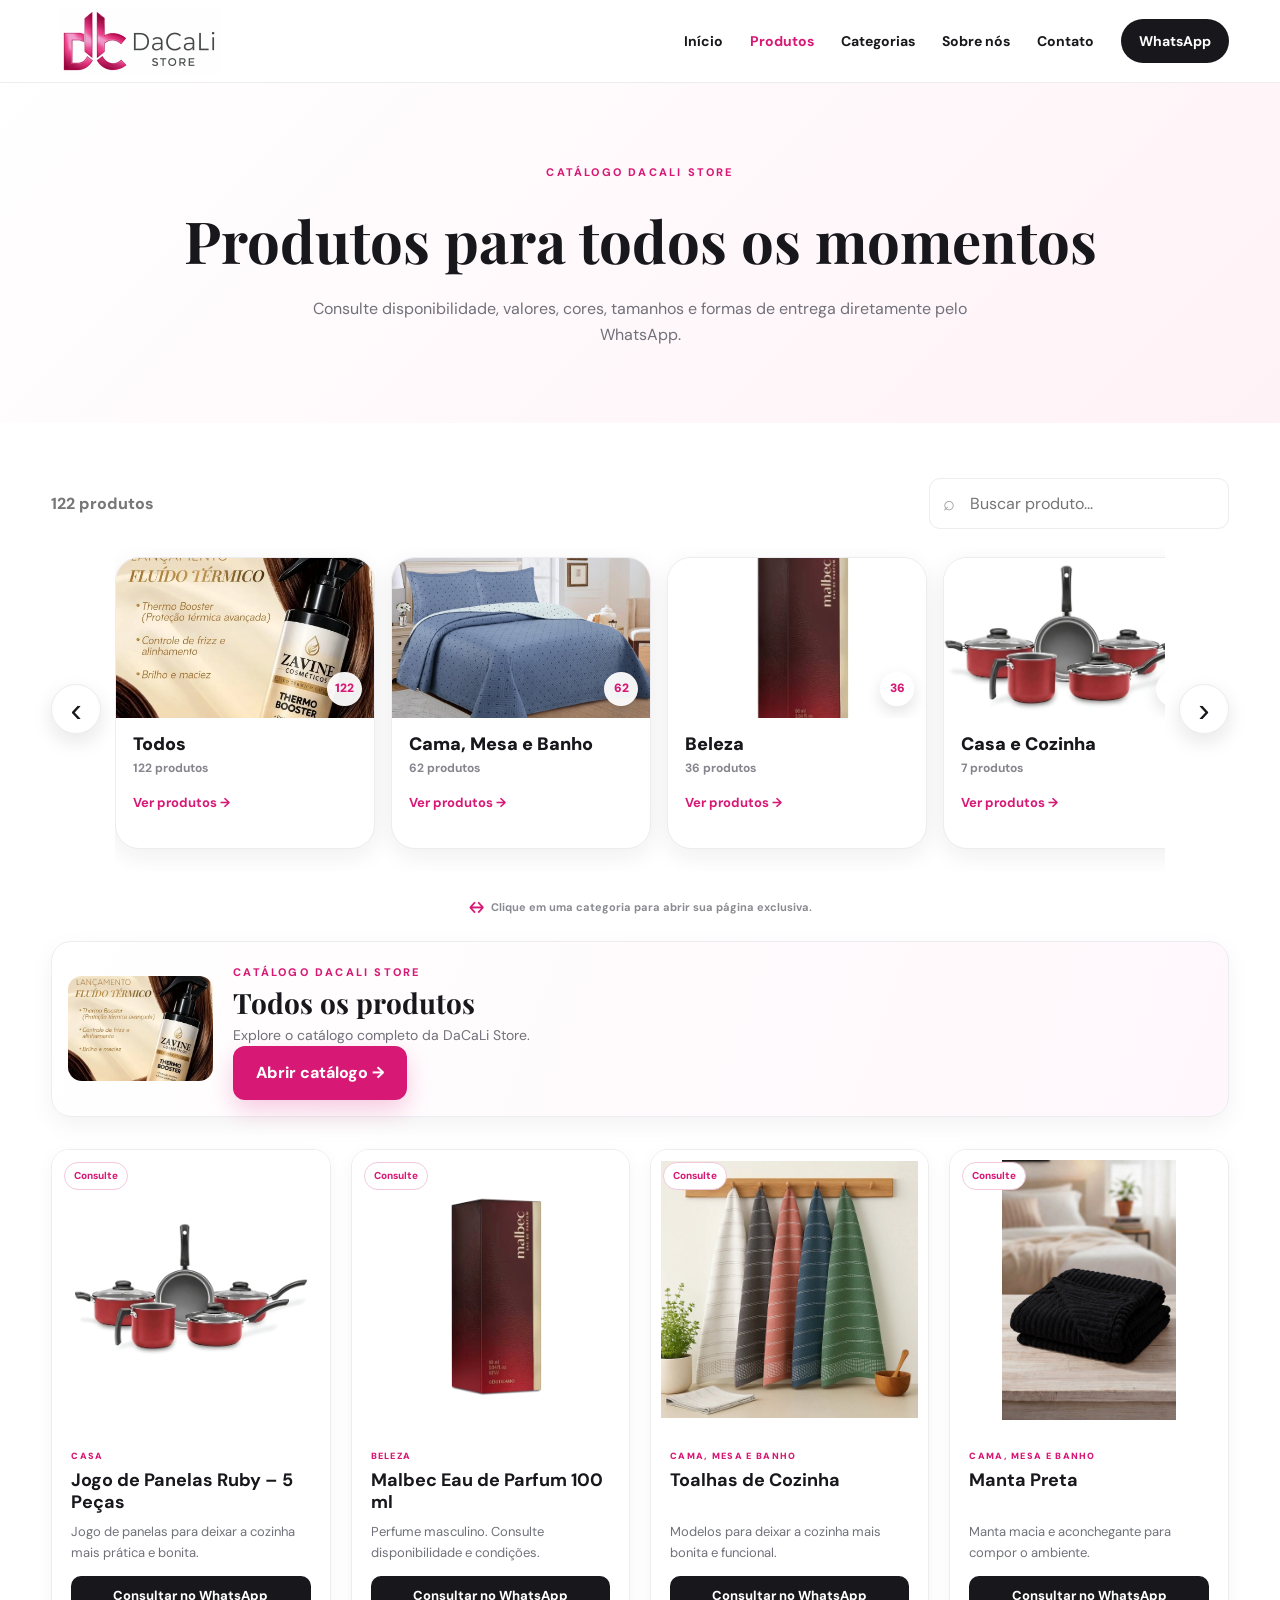
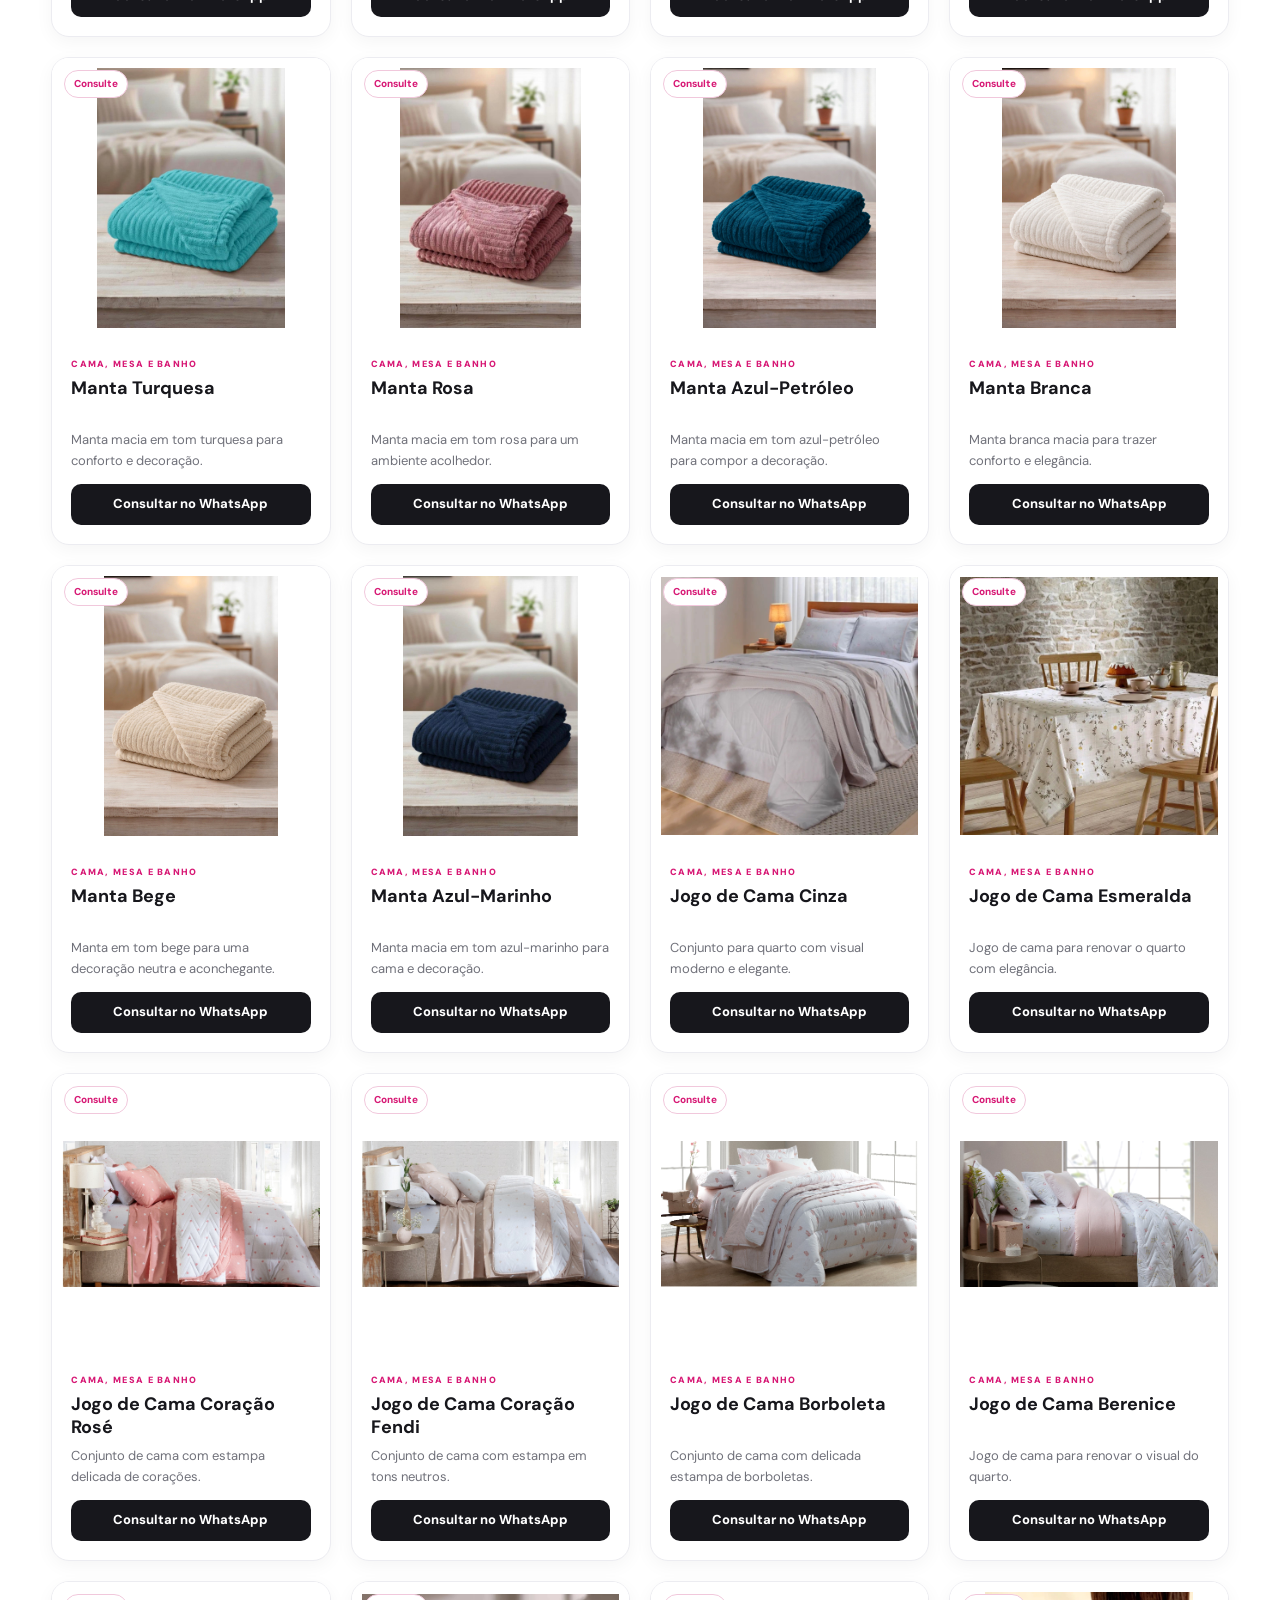
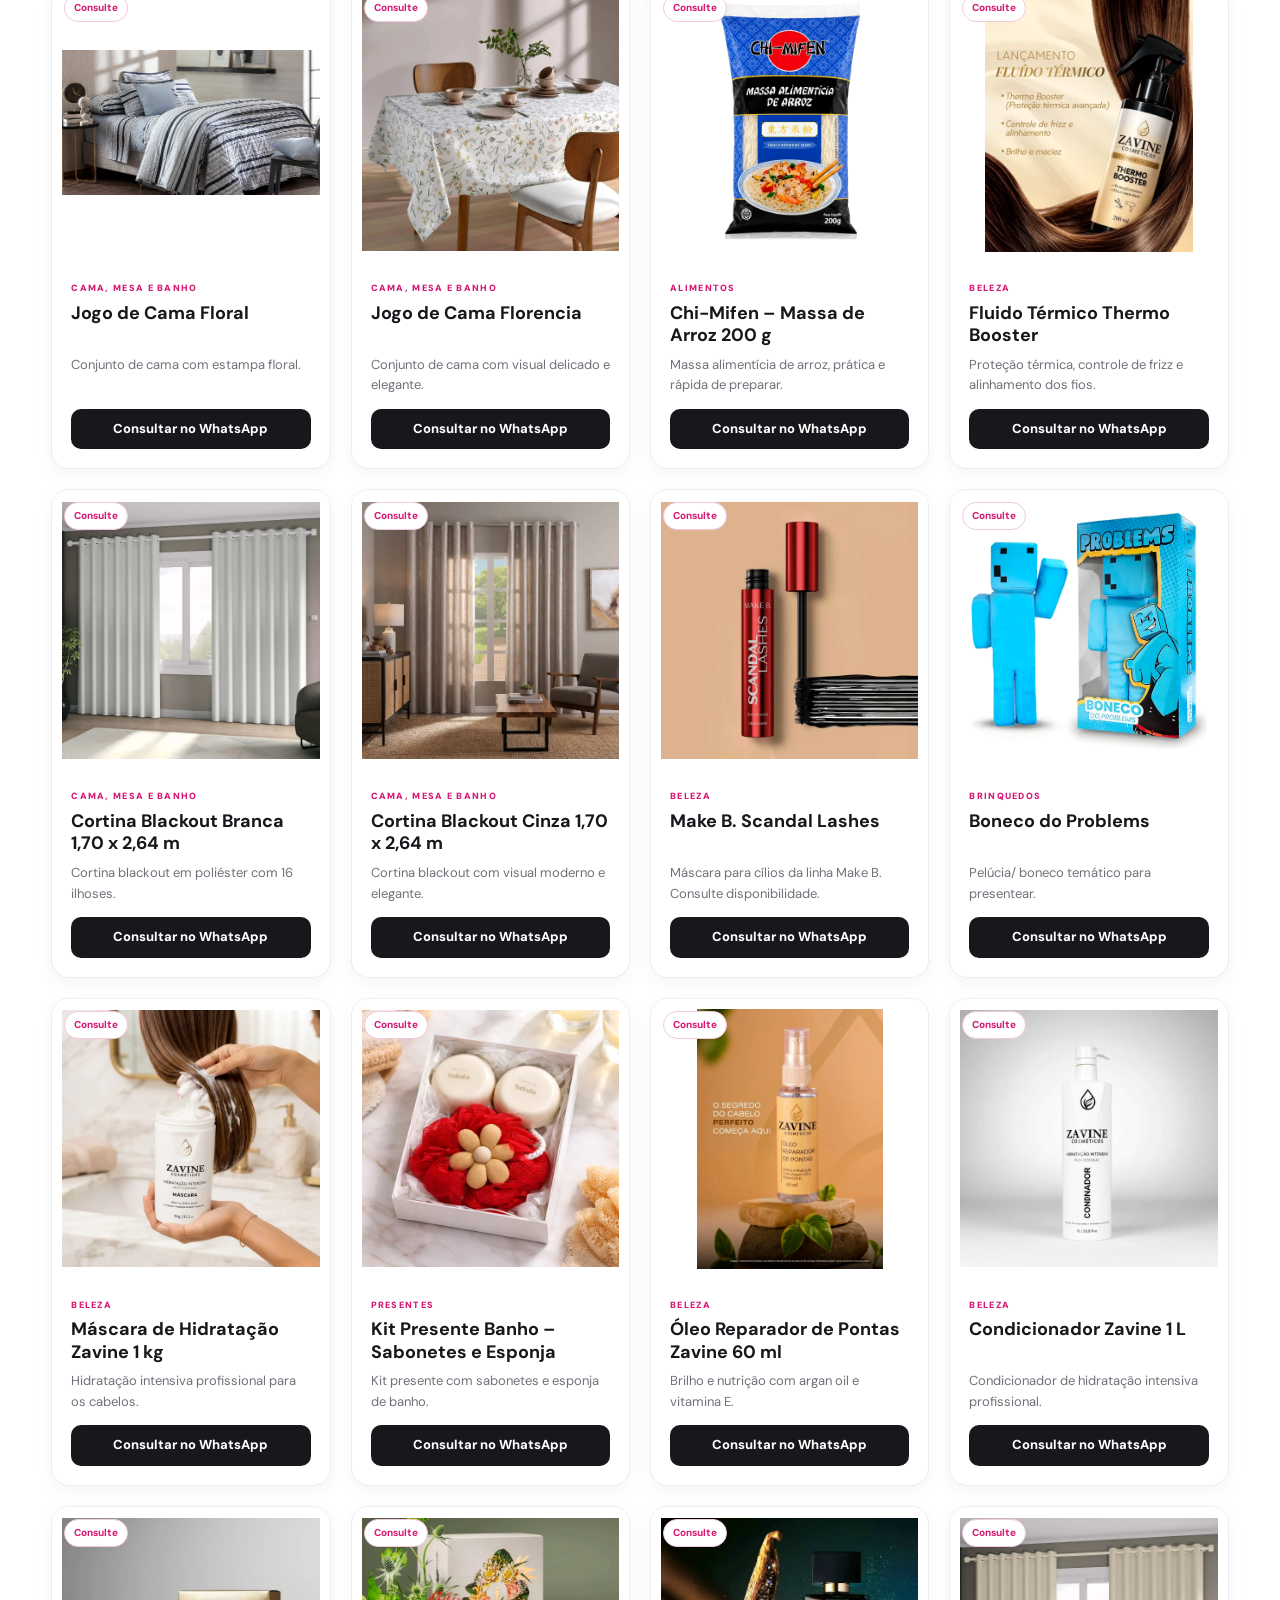
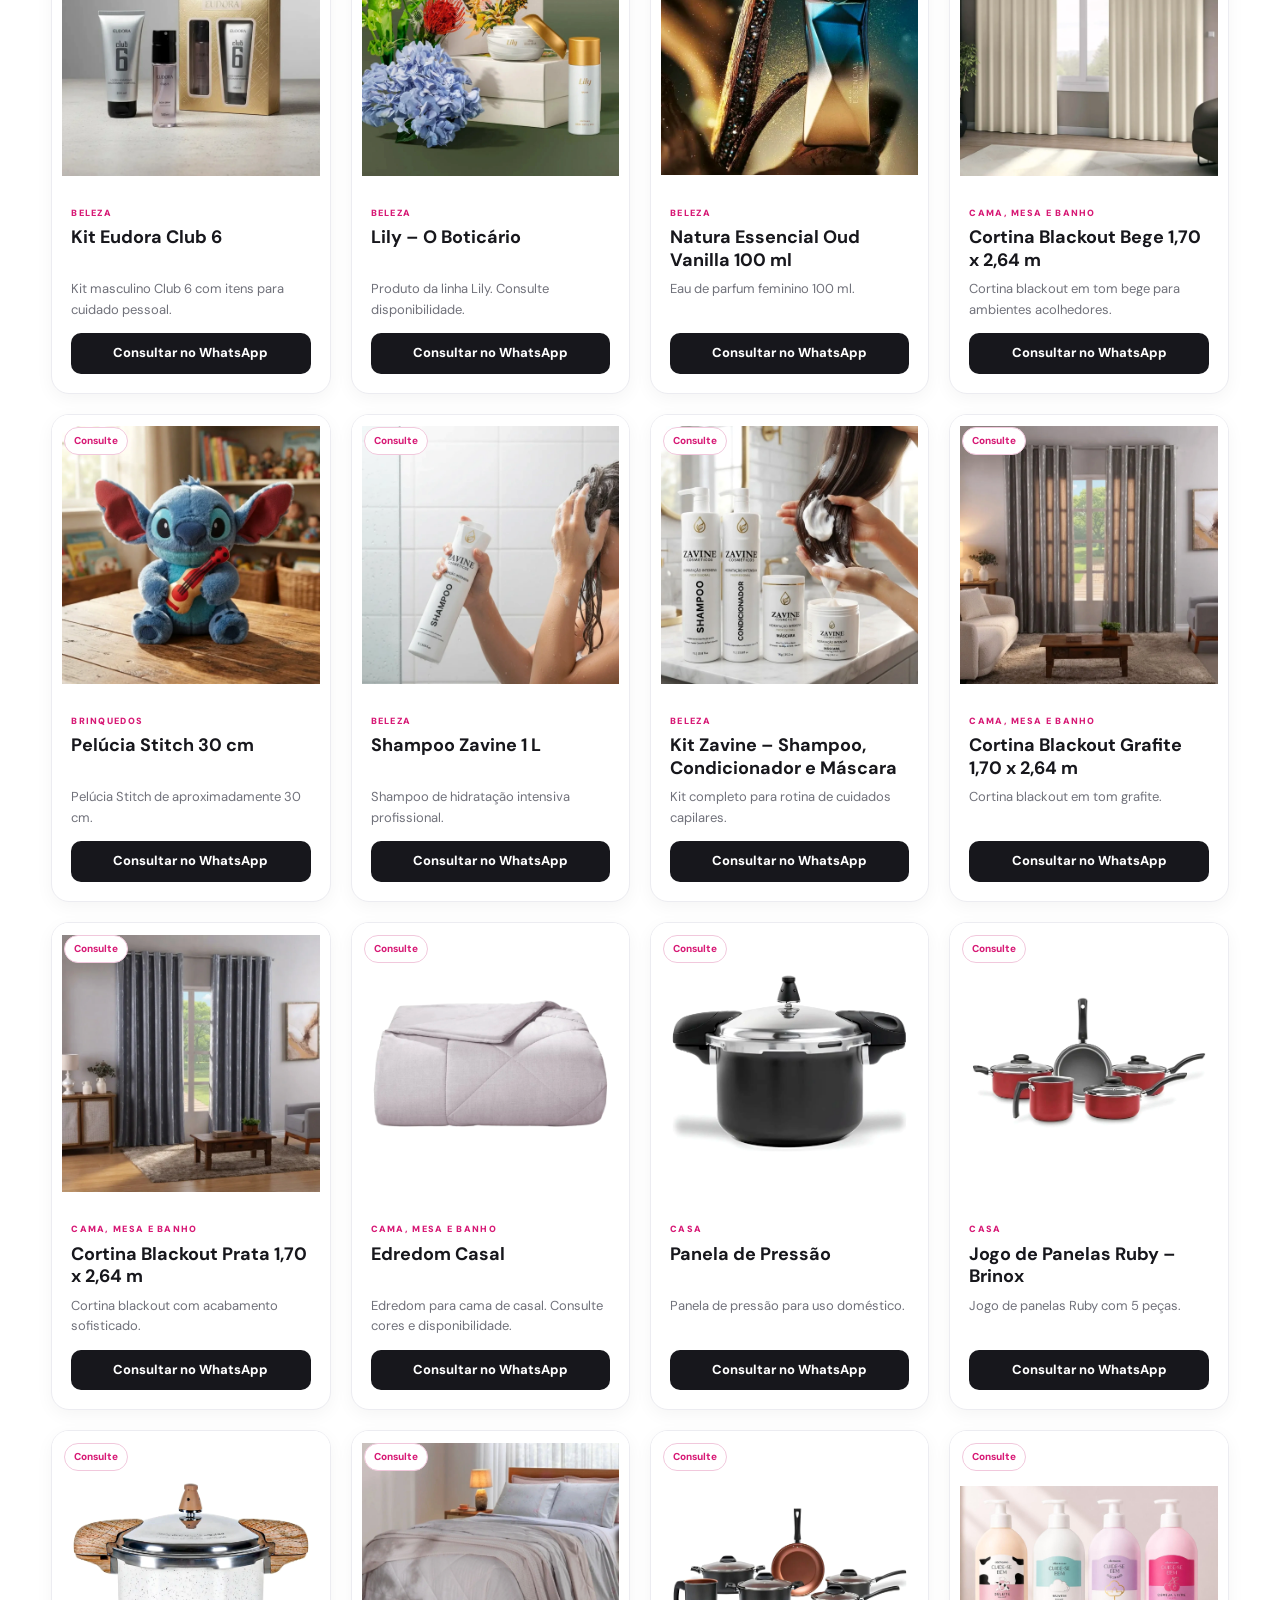
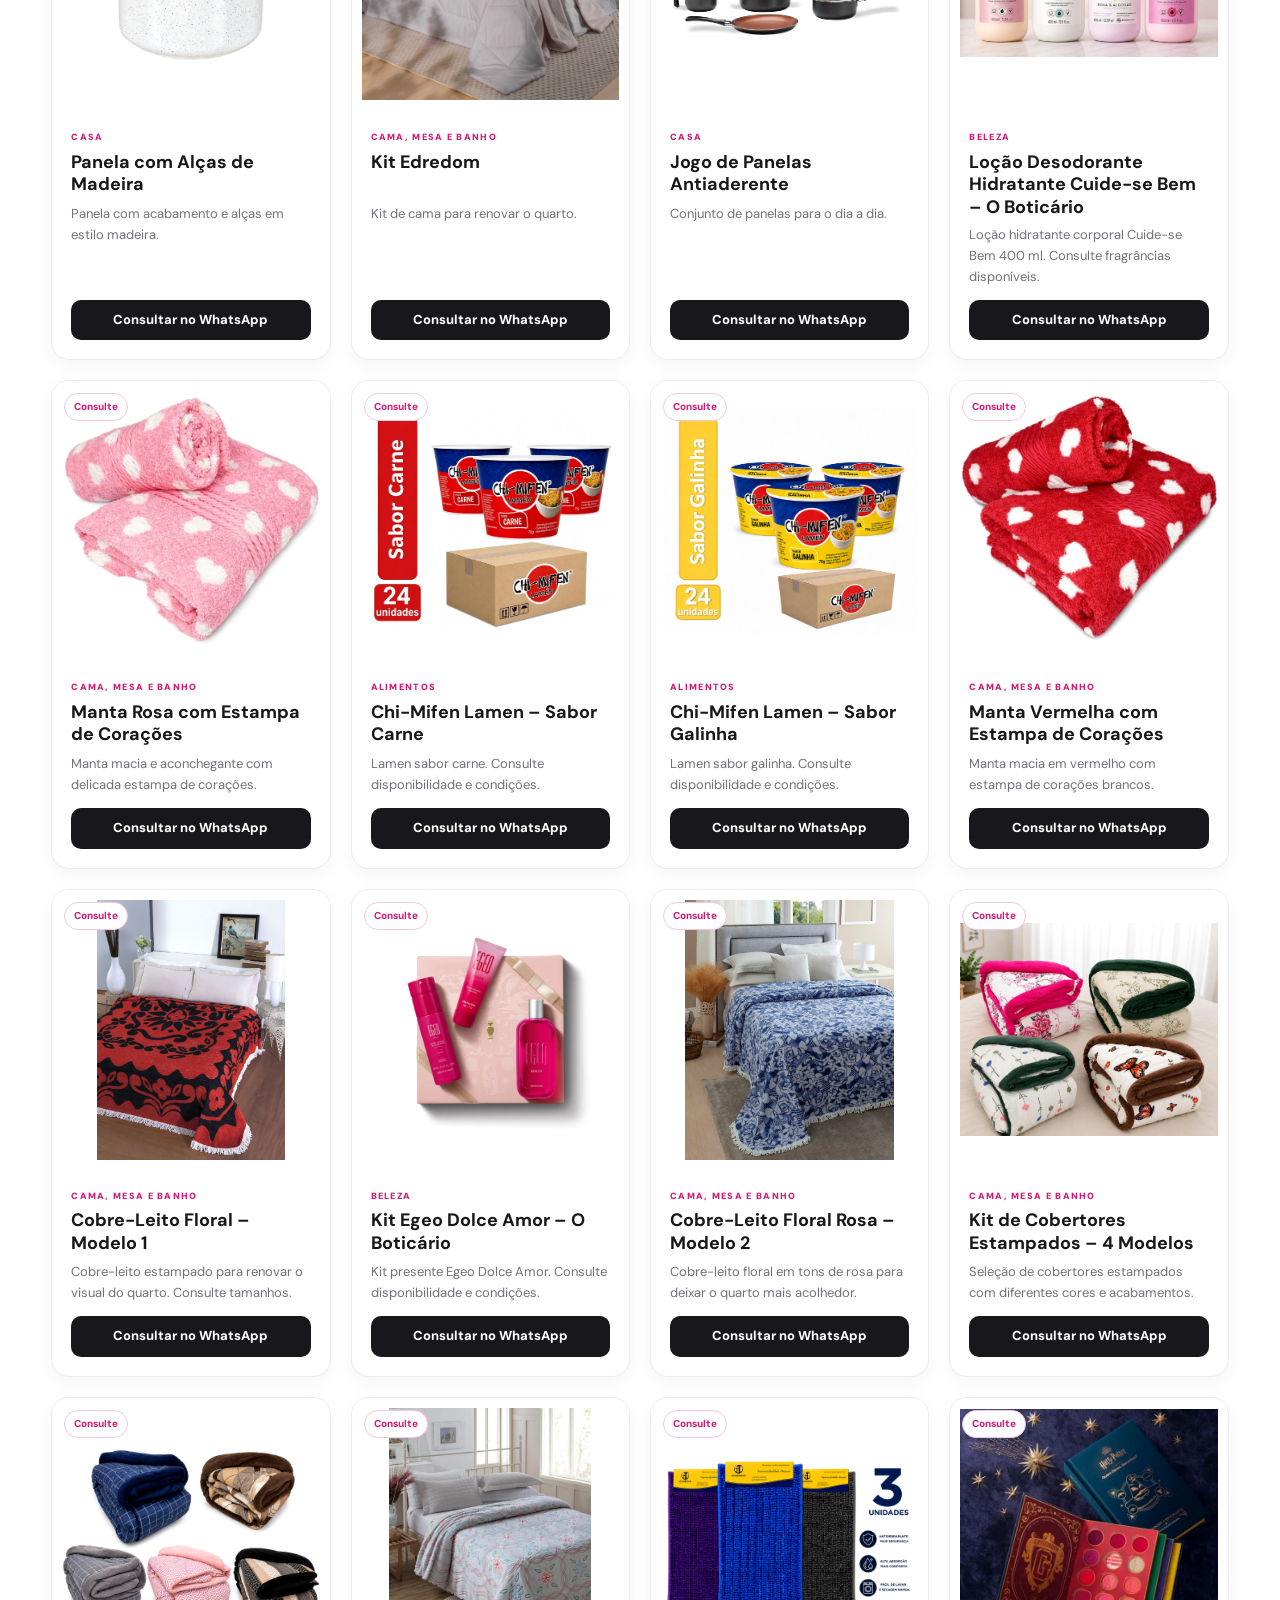
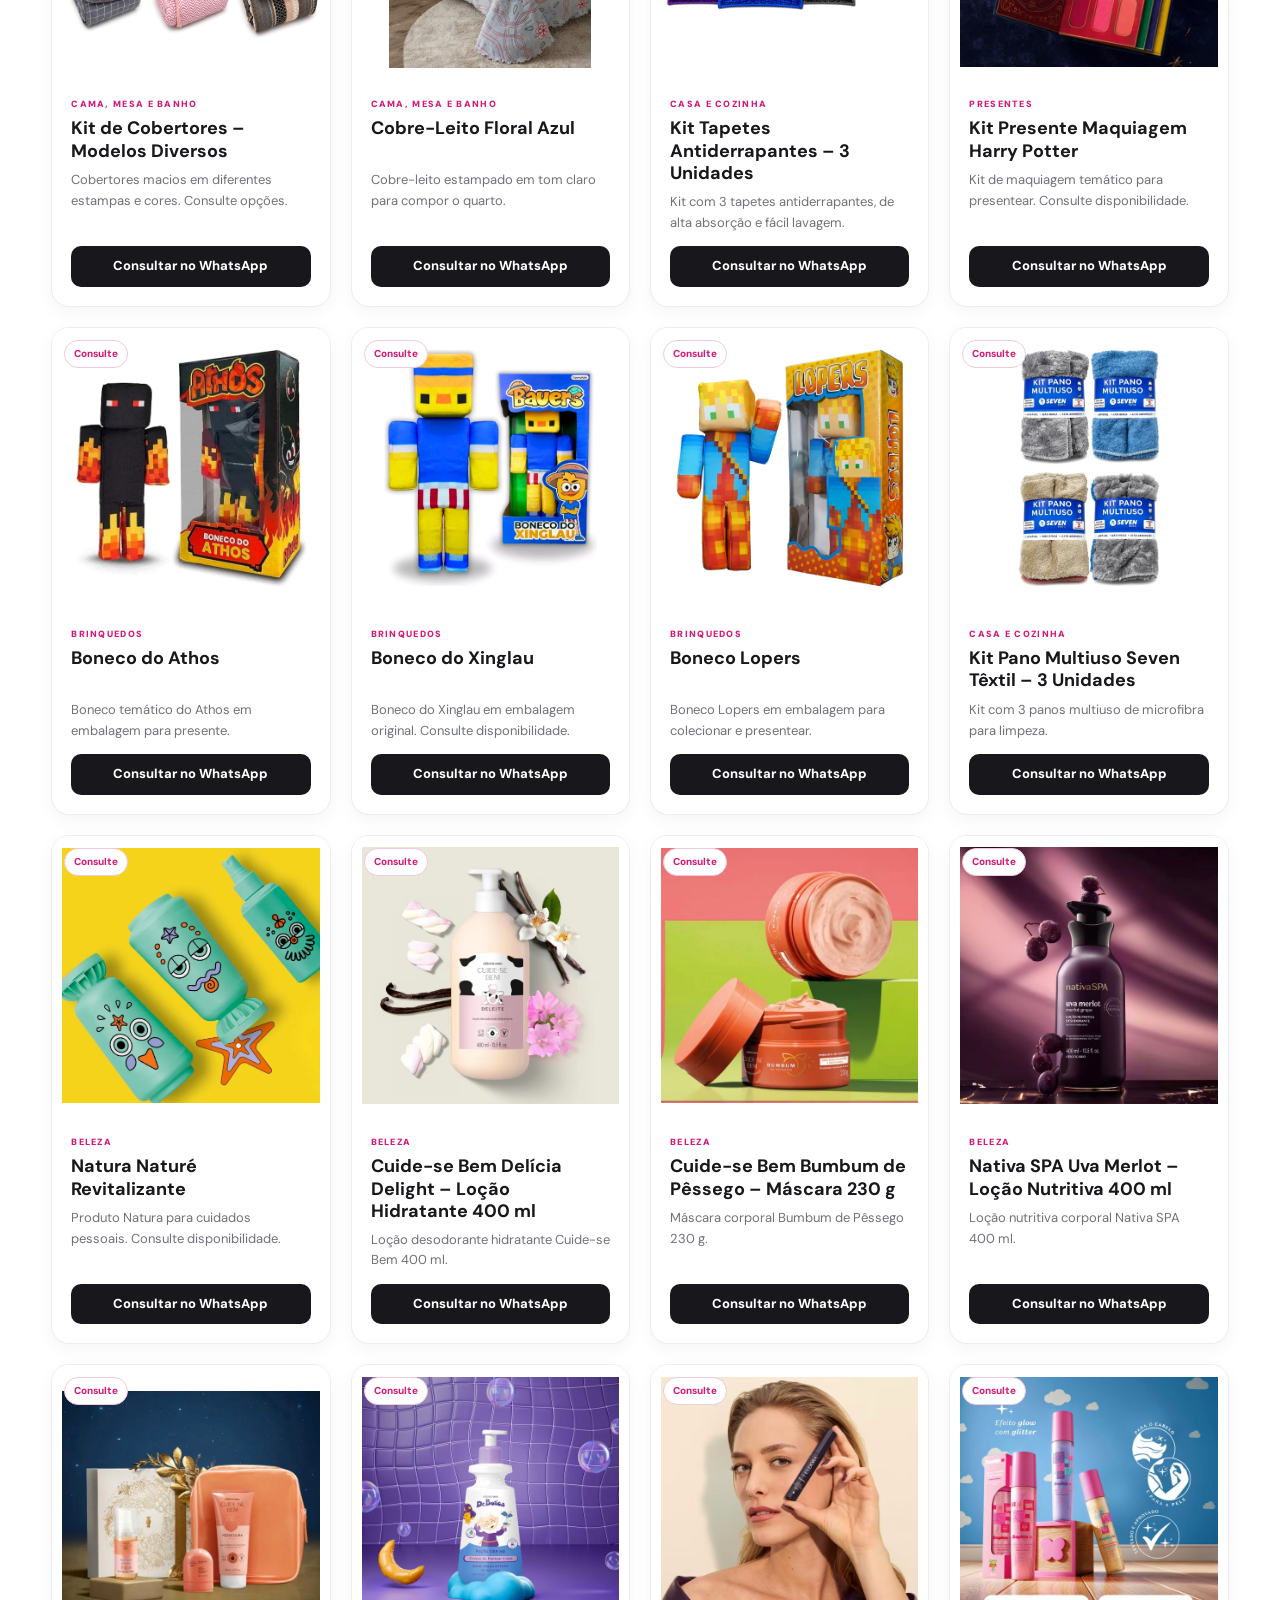
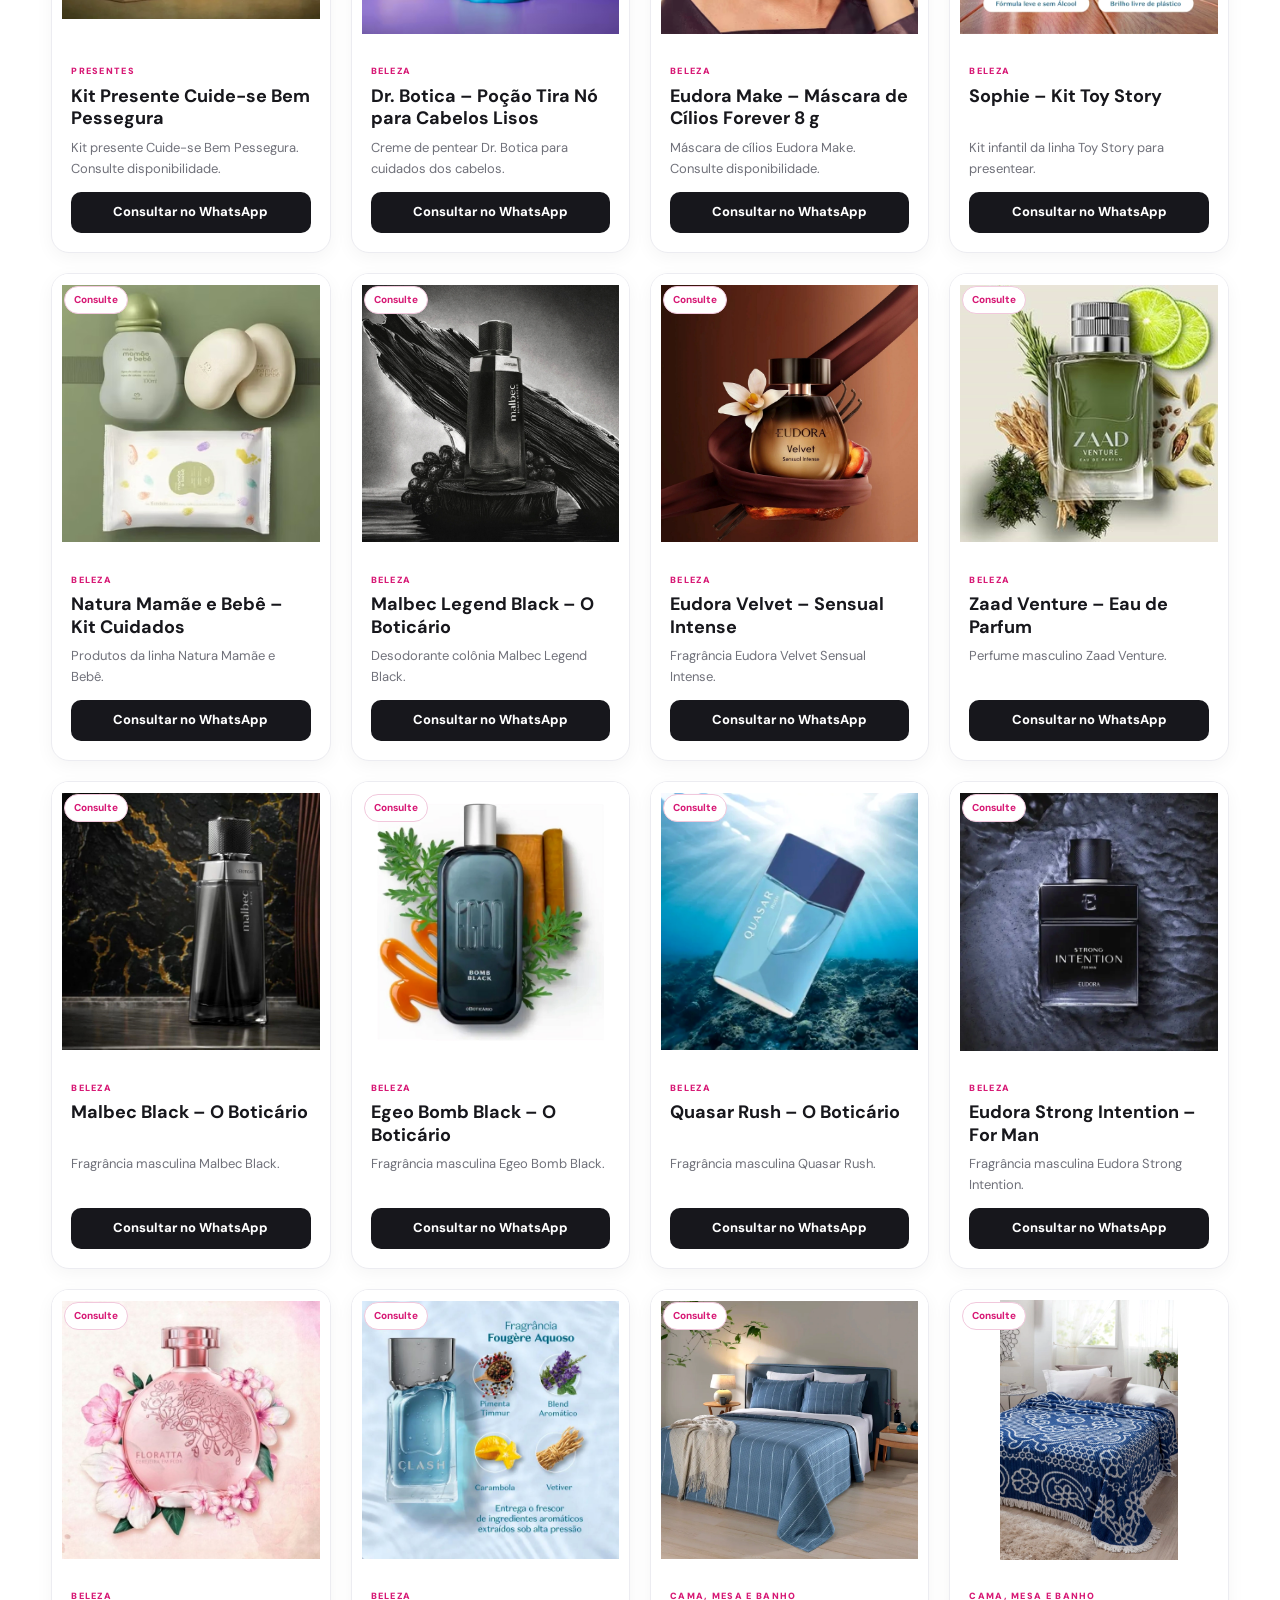
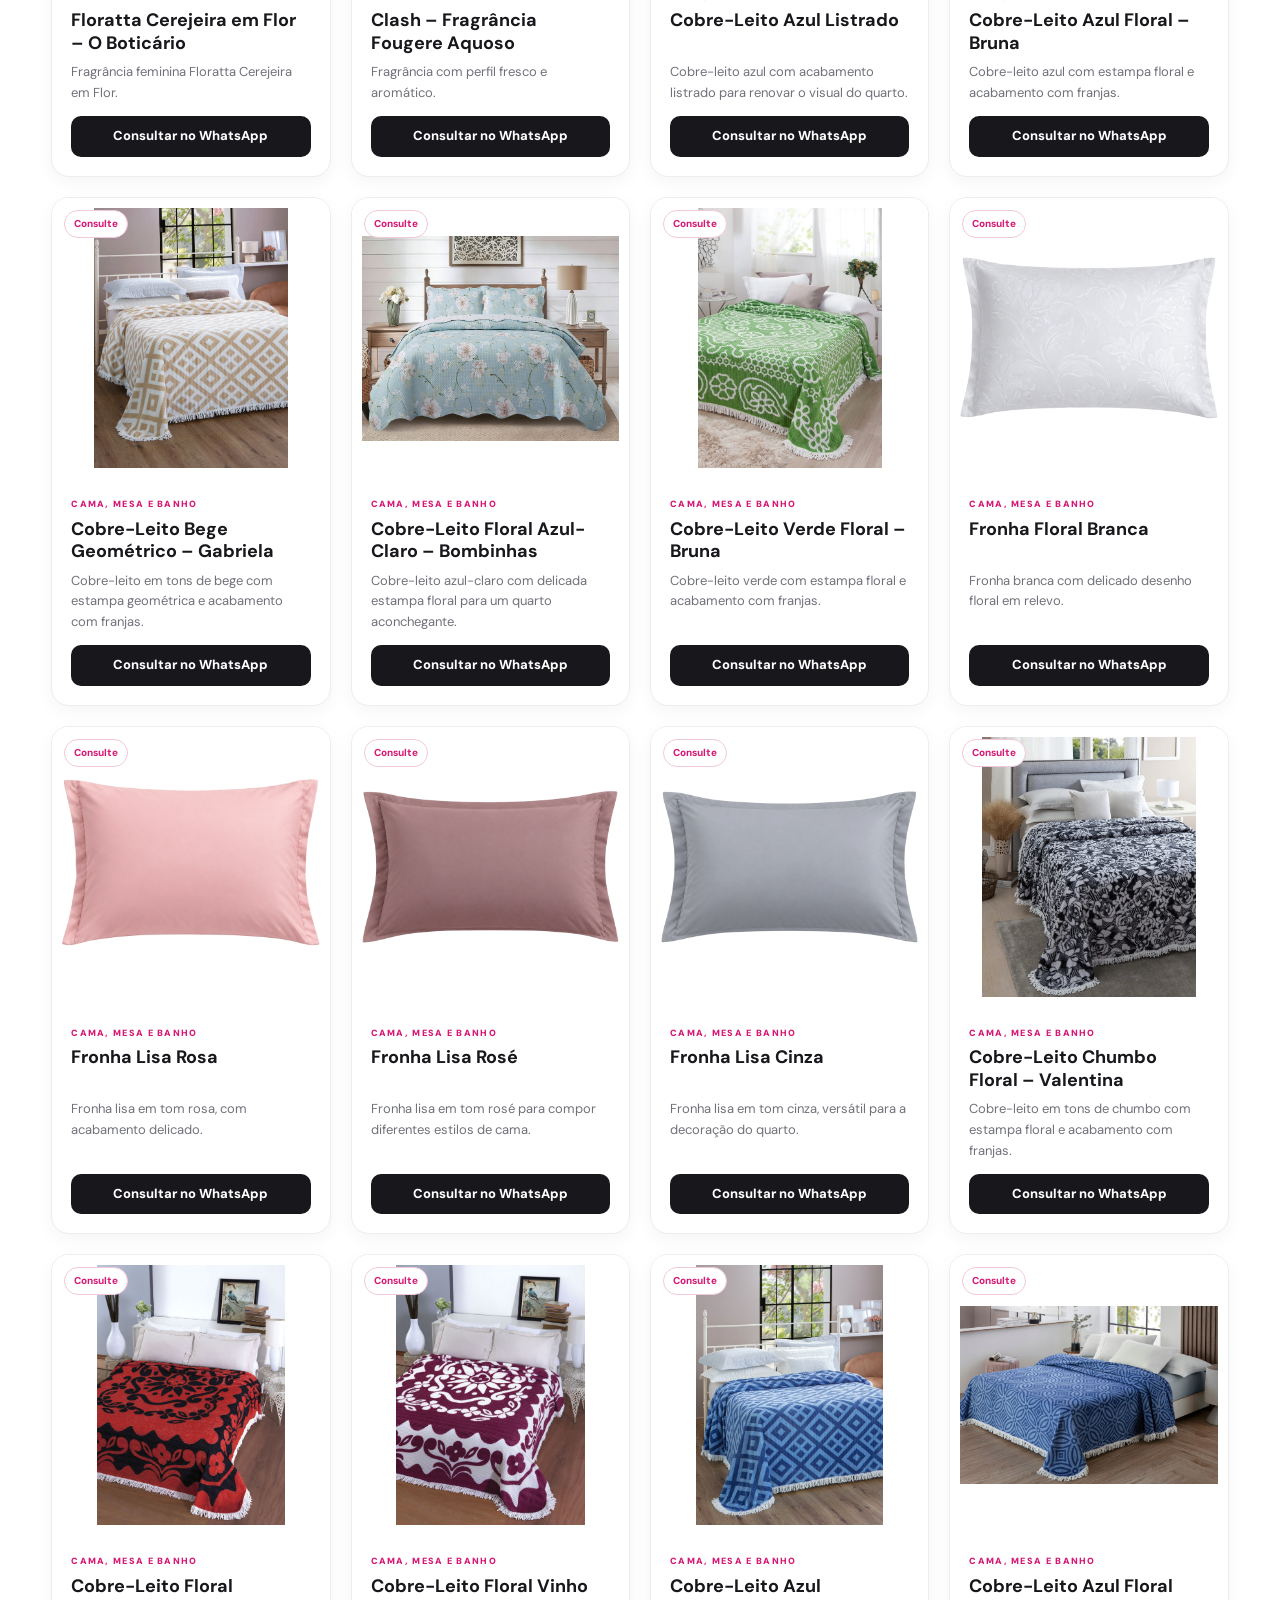
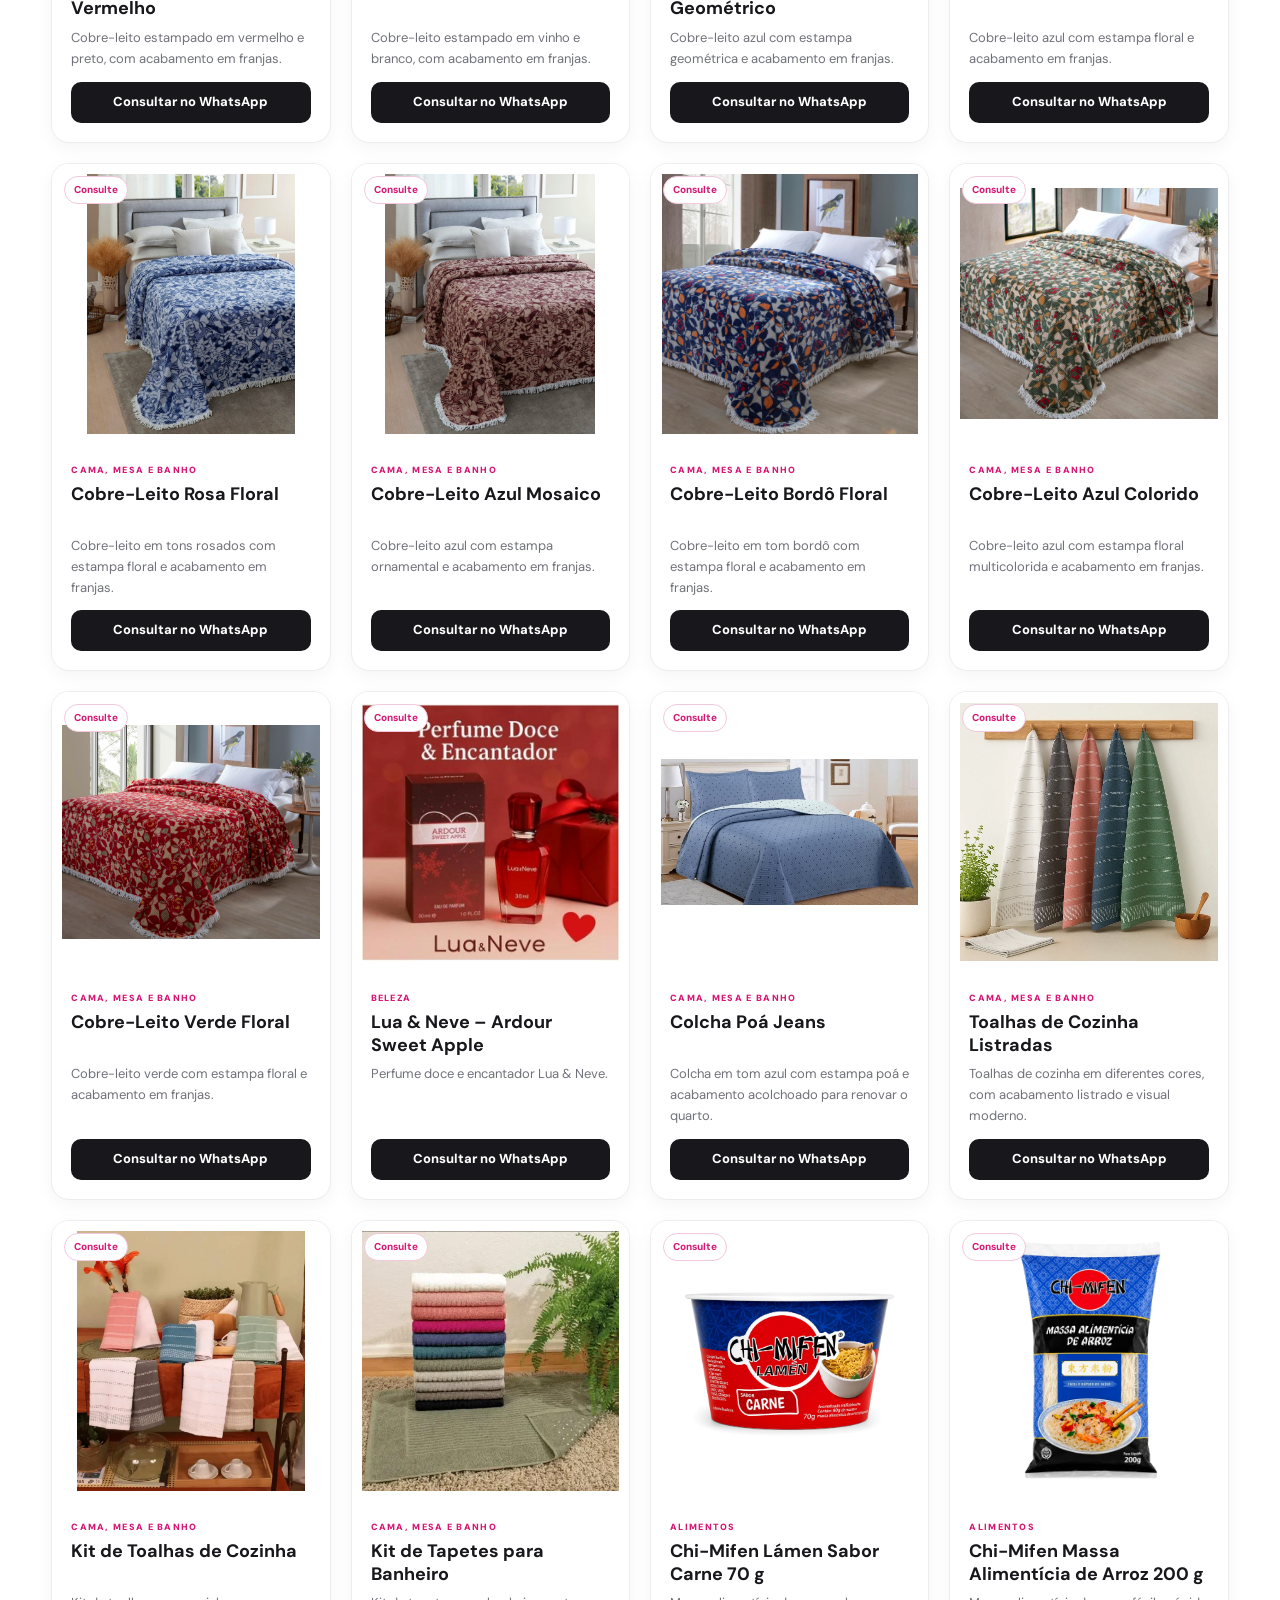
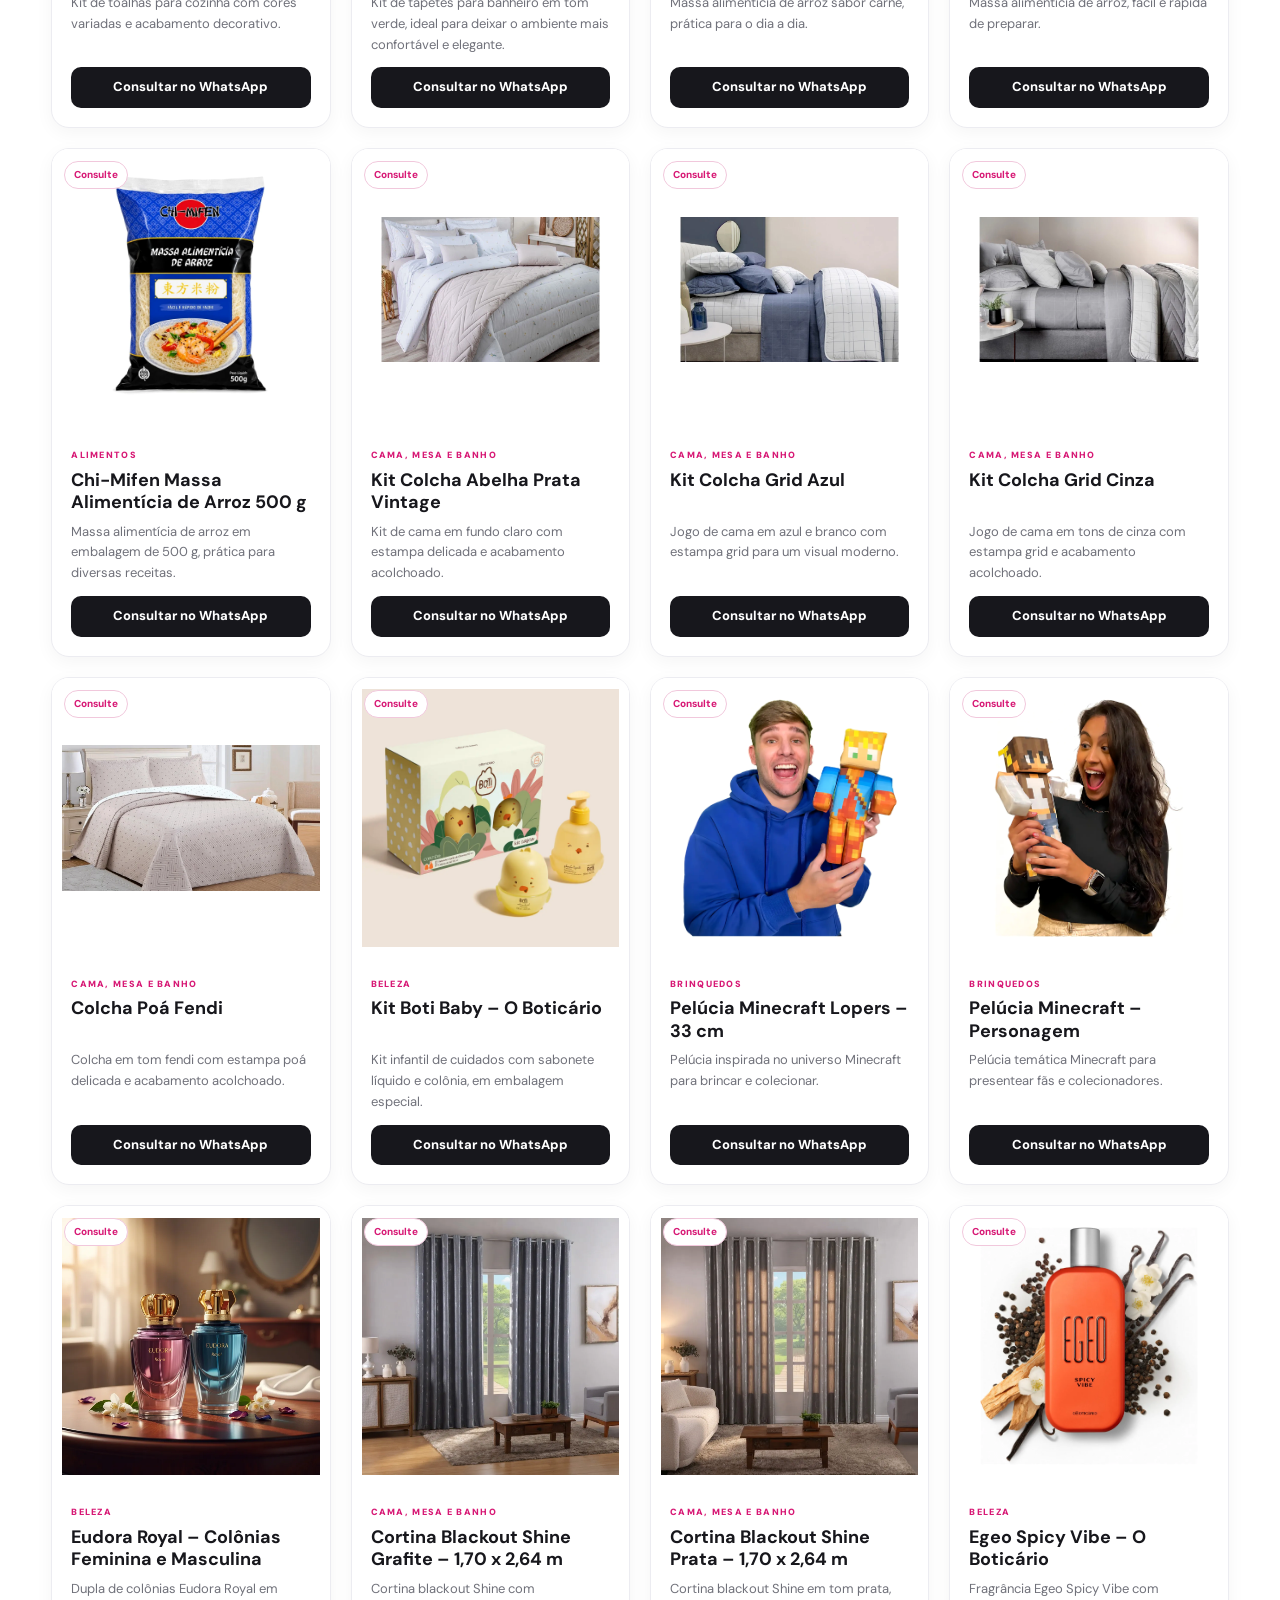
<file: produtos.html>
<!doctype html><html lang="pt-BR"><head><meta charset="utf-8"><meta name="viewport" content="width=device-width,initial-scale=1"><meta name="description" content="Catálogo DaCaLi Store."><title>Produtos | DaCaLi Store</title><link rel="preconnect" href="https://fonts.googleapis.com"><link rel="preconnect" href="https://fonts.gstatic.com" crossorigin><link href="https://fonts.googleapis.com/css2?family=Inter:wght@400;500;600;700;800;900&family=Playfair+Display:wght@600;700&display=swap" rel="stylesheet"><style>
@import url("https://fonts.googleapis.com/css2?family=DM+Sans:wght@400;500;600;700&family=Playfair+Display:wght@600;700&display=swap");
:root{--pink:#d71975;--pink2:#ef4b9a;--pink-soft:#fff2f8;--dark:#17171c;--muted:#70717a;--line:#ececf1;--bg:#fff;--soft:#faf9fb;--shadow:0 18px 50px rgba(23,23,28,.09);--radius:22px}
*{box-sizing:border-box;margin:0;padding:0}html{scroll-behavior:smooth}body{font-family:"DM Sans",system-ui,sans-serif;color:var(--dark);background:var(--bg);line-height:1.6}a{text-decoration:none;color:inherit}img{max-width:100%;display:block}.container{width:min(1180px,92%);margin:auto}.header{position:sticky;top:0;z-index:50;background:rgba(255,255,255,.94);backdrop-filter:blur(16px);border-bottom:1px solid var(--line)}.nav{min-height:82px;display:flex;align-items:center;justify-content:space-between;gap:30px}.brand{display:flex;align-items:center}.brand img{width:178px;height:70px;object-fit:contain}.menu{display:flex;align-items:center;gap:27px;font-size:14px;font-weight:700}.menu a{transition:.2s}.menu a:hover,.menu a.active{color:var(--pink)}.nav-whatsapp{background:var(--dark);color:#fff!important;padding:11px 18px;border-radius:999px}.menu-toggle{display:none;border:0;background:none;font-size:28px;color:var(--dark)}
.hero{background:radial-gradient(circle at 85% 15%,#ffd6e9 0,transparent 34%),linear-gradient(135deg,#fff 0%,#fff6fa 100%);padding:76px 0 68px;overflow:hidden}.hero-grid{display:grid;grid-template-columns:1fr 1fr;gap:65px;align-items:center}.eyebrow{font-size:11px;letter-spacing:2.2px;font-weight:800;color:var(--pink)}.hero h1{font-family:"Playfair Display",serif;font-size:clamp(44px,5.2vw,70px);line-height:1.05;margin:16px 0 22px;letter-spacing:-1px}.hero h1 strong{color:var(--pink)}.hero p{font-size:18px;color:var(--muted);max-width:590px}.hero-actions{display:flex;gap:12px;flex-wrap:wrap;margin-top:30px}.btn{display:inline-flex;align-items:center;justify-content:center;padding:13px 22px;border-radius:12px;font-weight:800;border:1px solid transparent;transition:.2s}.btn-primary{background:var(--pink);color:#fff;box-shadow:0 10px 25px rgba(215,25,117,.22)}.btn-primary:hover{background:#b91463;transform:translateY(-2px)}.btn-light{background:#fff;border-color:var(--line)}.btn-dark{background:var(--dark);color:#fff}.btn-light:hover,.btn-dark:hover{transform:translateY(-2px)}.hero-trust{display:flex;gap:18px;flex-wrap:wrap;margin-top:25px;font-size:12px;color:#686872;font-weight:600}.hero-showcase{display:grid;grid-template-columns:1.35fr .75fr;gap:14px;min-height:480px}.hero-main,.hero-side img{border-radius:24px;overflow:hidden;box-shadow:var(--shadow);background:#fff}.hero-main img{width:100%;height:100%;min-height:480px;object-fit:cover}.hero-side{display:grid;grid-template-rows:1fr 1fr;gap:14px}.hero-side img{width:100%;height:100%;object-fit:cover}
.section{padding:86px 0}.section-heading{text-align:center;max-width:700px;margin:0 auto 44px}.section-heading h2,.about h2,.cta h2{font-family:"Playfair Display",serif;font-size:clamp(31px,4vw,46px);line-height:1.15;margin:10px 0}.section-heading p,.about p{color:var(--muted)}.categories{background:#fff}.category-grid{display:grid;grid-template-columns:repeat(3,1fr);gap:18px}.category-card{padding:27px;border:1px solid var(--line);border-radius:18px;background:#fff;transition:.25s}.category-card:hover{transform:translateY(-5px);box-shadow:var(--shadow);border-color:#f0bfd6}.category-card span{font-size:31px}.category-card h3{font-size:18px;margin:12px 0 4px}.category-card p{font-size:14px;color:var(--muted)}.featured{background:var(--soft)}.product-grid{display:grid;grid-template-columns:repeat(4,1fr);gap:20px}.product-card{border:1px solid var(--line);border-radius:18px;overflow:hidden;background:#fff;transition:.25s;display:flex;flex-direction:column}.product-card:hover{transform:translateY(-5px);box-shadow:var(--shadow)}.product-image{height:260px;background:#f7f7f9;position:relative;display:flex;align-items:center;justify-content:center}.product-image img{width:100%;height:100%;object-fit:cover}.product-image span{position:absolute;top:12px;left:12px;background:#fff;color:var(--pink);border:1px solid #f1c8dc;padding:5px 9px;border-radius:999px;font-size:10px;font-weight:800}.product-info{padding:19px;display:flex;flex-direction:column;flex:1}.product-info small{font-size:9px;letter-spacing:1.3px;color:var(--pink);font-weight:900}.product-info h3{font-size:18px;line-height:1.25;margin:6px 0 7px}.product-info p{font-size:13px;color:var(--muted);margin-bottom:12px}.product-btn{margin-top:auto;text-align:center;background:var(--dark);color:#fff;padding:10px;border-radius:10px;font-size:13px;font-weight:800}.product-btn:hover{background:var(--pink)}.center{text-align:center;margin-top:35px}
.about{background:#fff}.about-grid{display:grid;grid-template-columns:1fr 1fr;gap:65px;align-items:center}.about-image{border-radius:24px;overflow:hidden;box-shadow:var(--shadow)}.about-image img{width:100%;height:440px;object-fit:cover}.about h2{margin-top:10px}.about p{margin:15px 0}.about-points{display:grid;gap:12px;margin:22px 0}.about-points div{display:flex;gap:10px;flex-direction:column;padding:13px 15px;background:var(--soft);border-radius:13px}.about-points b{font-size:14px}.about-points span{font-size:13px;color:var(--muted)}.text-link{color:var(--pink);font-weight:800}.cta{padding:0 0 86px}.cta-box{background:linear-gradient(120deg,#19191e,#29212a);color:#fff;border-radius:24px;padding:45px 50px;display:flex;align-items:center;justify-content:space-between;gap:30px}.cta-box p{color:#d7d7dc;max-width:650px}.footer{background:#15151a;color:#fff;padding-top:55px}.footer-grid{display:grid;grid-template-columns:2fr 1fr 1.5fr;gap:40px;padding-bottom:45px}.footer-logo{width:150px;height:65px;object-fit:contain;object-position:left center;filter:none;margin-bottom:15px}.footer p,.footer a,.footer-note{color:#bdbdc5}.footer h3{margin-bottom:13px}.footer a{display:block;margin:7px 0}.footer a:hover{color:#fff}.footer-note{display:block;margin-top:15px;font-size:13px}.copyright{text-align:center;border-top:1px solid #292930;padding:20px;color:#8e8e98;font-size:13px}
.page-hero{padding:75px 0;background:linear-gradient(135deg,#fff,#fff2f7);text-align:center}.page-hero h1{font-family:"Playfair Display",serif;font-size:clamp(38px,5vw,58px);margin:10px 0}.page-hero p{color:var(--muted);max-width:700px;margin:auto}.catalog-top{display:flex;align-items:center;justify-content:space-between;gap:20px;margin-bottom:18px}.catalog-count{font-weight:800;color:#777}.search-wrap{position:relative}.search-wrap>span{position:absolute;left:14px;top:9px;font-size:20px;color:#999}.search{width:300px;padding:12px 15px 12px 40px;border:1px solid var(--line);border-radius:11px;outline:none;font:inherit}.search:focus{border-color:var(--pink);box-shadow:0 0 0 3px #ffe5f1}
/* Seletor visual de categorias */
.category-selector{display:grid;grid-template-columns:repeat(7,minmax(120px,1fr));gap:12px;margin:0 0 24px}.category-filter{position:relative;overflow:hidden;min-height:118px;padding:0;border:1px solid var(--line);border-radius:18px;background:#fff;cursor:pointer;text-align:left;box-shadow:0 4px 14px rgba(23,23,28,.04);transition:.25s;font:inherit}.category-filter img{width:100%;height:72px;object-fit:cover;display:block}.category-filter span{display:block;padding:8px 10px 0;font-size:12px;font-weight:800;line-height:1.2;color:var(--dark)}.category-filter small{display:block;padding:3px 10px 8px;color:#8a8a92;font-size:10px;font-weight:700}.category-filter:hover{transform:translateY(-3px);box-shadow:var(--shadow);border-color:#f0bfd6}.category-filter.active{border:2px solid var(--pink);box-shadow:0 10px 28px rgba(215,25,117,.14)}.category-filter.active span{color:var(--pink)}.category-filter.active:after{content:'✓';position:absolute;right:8px;top:8px;background:var(--pink);color:#fff;width:22px;height:22px;border-radius:50%;display:flex;align-items:center;justify-content:center;font-size:12px;font-weight:900}.selected-category{display:grid;grid-template-columns:145px 1fr;align-items:center;gap:20px;margin:0 0 32px;padding:16px;border:1px solid var(--line);border-radius:20px;background:linear-gradient(110deg,#fff,#fff7fb);box-shadow:0 8px 25px rgba(23,23,28,.05)}.selected-category-image{width:145px;height:105px;border-radius:14px;overflow:hidden;background:#f7f7f9}.selected-category-image img{width:100%;height:100%;object-fit:cover}.selected-category h2{font-family:"Playfair Display",serif;font-size:28px;line-height:1.15;margin:4px 0}.selected-category p{color:var(--muted);font-size:14px;margin:0}.catalog{padding-top:55px}

.filters{display:flex;gap:8px;flex-wrap:wrap;margin-bottom:34px}.filter{border:1px solid var(--line);background:#fff;padding:9px 13px;border-radius:999px;cursor:pointer;font:inherit;font-size:13px;font-weight:700}.filter.active,.filter:hover{background:var(--pink);color:#fff;border-color:var(--pink)}.empty-state{text-align:center;padding:70px;color:var(--muted)}.empty-icon{font-size:45px}.catalog-note{margin-top:45px;padding:23px 25px;background:var(--pink-soft);border:1px solid #f3c5d9;border-radius:18px;display:flex;align-items:center;gap:16px;flex-wrap:wrap}.catalog-note strong{font-size:16px}.catalog-note span{color:var(--muted);flex:1;min-width:260px}.floating-wa{position:fixed;right:22px;bottom:22px;z-index:40;background:#1fa855;color:#fff;border-radius:999px;padding:13px 18px;box-shadow:0 12px 30px rgba(0,0,0,.18);font-weight:800;display:flex;align-items:center;gap:8px}.floating-wa:hover{transform:translateY(-2px)}
@media(max-width:1050px){.category-selector{grid-template-columns:repeat(4,1fr)}.product-grid{grid-template-columns:repeat(3,1fr)}.hero-grid{gap:35px}.hero-showcase{min-height:430px}.hero-main img{min-height:430px}}
@media(max-width:900px){.category-selector{grid-template-columns:repeat(3,1fr)}.menu{display:none;position:absolute;top:82px;left:0;right:0;background:#fff;padding:20px 4%;border-bottom:1px solid var(--line);flex-direction:column;align-items:stretch}.menu.open{display:flex}.menu-toggle{display:block}.hero-grid,.about-grid{grid-template-columns:1fr}.hero-showcase{max-width:760px;margin:auto;width:100%}.category-grid{grid-template-columns:repeat(2,1fr)}.product-grid{grid-template-columns:repeat(2,1fr)}.cta-box{align-items:flex-start;flex-direction:column}}
@media(max-width:600px){.category-selector{display:flex;overflow-x:auto;gap:10px;padding:2px 2px 8px;scroll-snap-type:x proximity}.category-filter{min-width:128px;scroll-snap-align:start}.selected-category{grid-template-columns:92px 1fr;padding:12px;gap:13px}.selected-category-image{width:92px;height:82px}.selected-category h2{font-size:22px}.selected-category p{font-size:12px}.nav{min-height:72px}.brand img{width:150px;height:62px}.menu{top:72px}.hero{padding:52px 0}.hero h1{font-size:40px}.hero p{font-size:16px}.hero-showcase{grid-template-columns:1fr 1fr;min-height:300px}.hero-main img{min-height:300px}.hero-side{gap:9px}.category-grid,.product-grid,.footer-grid{grid-template-columns:1fr}.product-image{height:300px}.section{padding:60px 0}.catalog-top{align-items:stretch;flex-direction:column}.search{width:100%}.filters{overflow:auto;flex-wrap:nowrap;padding-bottom:5px}.filter{white-space:nowrap}.cta-box{padding:32px 25px}.floating-wa{right:15px;bottom:15px;padding:12px 15px}.floating-wa span{display:none}.footer-logo{width:140px}}

.category-card{padding:0;overflow:hidden;display:flex;flex-direction:column}.category-card>img{width:100%;height:150px;object-fit:cover}.category-card>div{padding:18px 20px 20px}.category-card span{display:none}
@media(max-width:600px){.category-card>img{height:170px}}

/* Vídeo institucional */
.video-showcase{background:linear-gradient(135deg,#fff7fb 0%,#fff 55%,#faf9fb 100%);position:relative}
.video-grid{display:grid;grid-template-columns:minmax(280px,520px) 1fr;gap:64px;align-items:center}
.video-frame{border-radius:28px;padding:9px;background:#17171c;box-shadow:0 24px 60px rgba(23,23,28,.18);overflow:hidden;max-width:520px;margin:auto}
.dacali-video{display:block;width:100%;max-height:680px;aspect-ratio:9/16;object-fit:cover;border-radius:20px;background:#000}
.video-content{max-width:590px}
.video-content h2{font-family:"Playfair Display",serif;font-size:clamp(32px,4vw,48px);line-height:1.12;margin:10px 0 18px}
.video-content p{font-size:17px;color:var(--muted);margin-bottom:22px}
.video-points{display:grid;gap:10px;margin:0 0 26px}
.video-points span{font-weight:700;font-size:14px}
.floating-wa{padding:8px 17px 8px 8px;gap:9px}
.floating-wa img{width:42px;height:42px;display:block;border-radius:50%;object-fit:cover;flex:none}
.floating-wa span{font-size:14px}
@media(max-width:900px){
  .video-grid{grid-template-columns:1fr;gap:34px}
  .video-frame{width:min(100%,390px)}
  .video-content{max-width:none;text-align:center}
  .video-points{justify-items:center}
}
@media(max-width:600px){
  .video-showcase{padding:54px 0}
  .video-frame{width:min(100%,330px);padding:7px;border-radius:22px}
  .dacali-video{border-radius:16px}
  .floating-wa{width:58px;height:58px;padding:6px;justify-content:center}
  .floating-wa img{width:46px;height:46px}
}


/* WhatsApp flutuante — acesso rápido e discreto */
.floating-wa{position:fixed;right:20px;bottom:20px;z-index:100;width:56px;height:56px;padding:0!important;border-radius:50%;background:#25D366;color:#fff;display:flex;align-items:center;justify-content:center;box-shadow:0 10px 28px rgba(0,0,0,.20);transition:transform .2s ease,box-shadow .2s ease;border:3px solid #fff}
.floating-wa svg{width:30px;height:30px;display:block}
.floating-wa span{display:none!important}
.floating-wa:hover{transform:translateY(-3px) scale(1.03);box-shadow:0 14px 34px rgba(0,0,0,.24);background:#20bd5a}
@media(max-width:600px){.floating-wa{right:16px;bottom:16px;width:52px;height:52px}.floating-wa svg{width:28px;height:28px}}

/* Catálogo: leitura visual mais limpa */
.catalog .product-card{box-shadow:0 5px 18px rgba(23,23,28,.045)}
.catalog .product-image{height:280px}
.catalog .product-info h3{min-height:46px}
.catalog .product-info p{min-height:42px}
@media(max-width:600px){.catalog .product-image{height:270px}.catalog .product-info h3,.catalog .product-info p{min-height:0}}

/* Carrossel de categorias do catálogo */
.category-carousel{position:relative;margin:8px 0 32px;display:flex;align-items:center;gap:12px}.category-track{display:flex;gap:16px;overflow-x:auto;scroll-behavior:smooth;scroll-snap-type:x mandatory;padding:8px 4px 18px;flex:1;scrollbar-width:none}.category-track::-webkit-scrollbar{display:none}.category-slide{position:relative;flex:0 0 210px;min-height:235px;scroll-snap-align:start;border:1px solid var(--line);border-radius:22px;overflow:hidden;background:#fff;color:var(--dark);text-decoration:none;box-shadow:0 7px 24px rgba(23,23,28,.07);transition:transform .25s,box-shadow .25s,border-color .25s}.category-slide:hover{transform:translateY(-5px);box-shadow:0 18px 35px rgba(23,23,28,.12);border-color:#edb6d0}.category-slide.active{border:2px solid var(--pink)}.category-slide img{display:block;width:100%;height:132px;object-fit:cover}.category-slide span{display:block;font-size:16px;font-weight:900;line-height:1.15;padding:13px 14px 3px}.category-slide small{display:block;color:#85858d;font-size:12px;font-weight:700;padding:0 14px}.category-slide b{display:block;color:var(--pink);font-size:12px;padding:12px 14px 14px}.carousel-arrow{flex:none;width:46px;height:46px;border:1px solid var(--line);background:#fff;border-radius:50%;font-size:32px;line-height:1;cursor:pointer;box-shadow:0 8px 20px rgba(23,23,28,.1);color:var(--dark);transition:.2s}.carousel-arrow:hover{background:var(--pink);color:#fff;border-color:var(--pink);transform:scale(1.05)}
/* Página individual da categoria */
.category-page-hero{padding:54px 0 45px;background:linear-gradient(135deg,#fff,#fff2f7)}.category-page-hero h1{font-family:"Playfair Display",serif;font-size:clamp(38px,5vw,58px);margin:8px 0 10px}.category-page-hero p{max-width:720px;color:var(--muted);font-size:16px}.back-link{display:inline-block;margin-bottom:28px;color:var(--pink);font-weight:800}.category-page-top{display:flex;align-items:end;justify-content:space-between;gap:20px;margin-bottom:24px}.category-page-top h2{margin-top:5px}.category-mini-nav{display:flex;gap:10px;overflow-x:auto;padding:2px 2px 18px;margin-bottom:20px;scrollbar-width:none}.category-mini-nav::-webkit-scrollbar{display:none}.mini-category{flex:0 0 auto;display:flex;align-items:center;gap:8px;padding:7px 11px 7px 7px;border:1px solid var(--line);border-radius:999px;background:#fff;color:var(--dark);font-size:12px;font-weight:800;text-decoration:none;white-space:nowrap}.mini-category img{width:30px;height:30px;border-radius:50%;object-fit:cover}.mini-category:hover,.mini-category.active{border-color:var(--pink);color:var(--pink);box-shadow:0 6px 16px rgba(215,25,117,.1)}
@media(max-width:700px){.category-carousel{gap:7px}.category-slide{flex-basis:180px;min-height:215px}.category-slide img{height:112px}.carousel-arrow{width:38px;height:38px;font-size:26px}.category-page-top{align-items:stretch;flex-direction:column}.category-page-top .search{width:100%}}
@media(max-width:600px){.category-track{gap:12px}.category-slide{flex-basis:164px}.category-slide span{font-size:14px}.category-slide small{font-size:11px}.category-slide b{font-size:11px}.carousel-arrow{display:none}}

/* Fotos adicionais do catálogo: melhor enquadramento para produtos com formatos variados */
.catalog .product-image img, .category-products-section .product-image img{object-fit:contain;padding:10px;background:#fff;}


/* Banner secundário institucional — composição premium e responsiva */
.secondary-banner{padding-top:34px;padding-bottom:34px}
.secondary-banner-link{
  display:grid;grid-template-columns:minmax(330px,43%) 1fr;min-height:390px;overflow:hidden;
  border-radius:28px;background:#fff;box-shadow:0 22px 55px rgba(32,20,30,.13);
  text-decoration:none;isolation:isolate;
}
.secondary-banner-photo{position:relative;overflow:hidden;background:#f7f3f6}
.secondary-banner-photo img{display:block;width:100%;height:100%;object-fit:cover;object-position:center;transition:transform .7s ease}
.secondary-banner-link:hover .secondary-banner-photo img{transform:scale(1.025)}
.secondary-banner-copy{
  position:relative;display:flex;flex-direction:column;justify-content:center;align-items:flex-start;
  padding:54px clamp(36px,5vw,76px);color:#fff;background:linear-gradient(115deg,#c90069 0%,#df1a7e 48%,#ef4b9a 100%);overflow:hidden;
}
.secondary-banner-copy:before,.secondary-banner-copy:after{content:"";position:absolute;border-radius:50%;pointer-events:none}
.secondary-banner-copy:before{width:330px;height:330px;right:-180px;top:-150px;border:1px solid rgba(255,255,255,.18);box-shadow:0 0 0 38px rgba(255,255,255,.04),0 0 0 76px rgba(255,255,255,.025)}
.secondary-banner-copy:after{width:260px;height:260px;left:-190px;bottom:-190px;background:rgba(255,255,255,.055)}
.secondary-banner-copy>*{position:relative;z-index:1}
.secondary-banner-copy>span{margin-bottom:10px;font-size:.72rem;font-weight:900;letter-spacing:.24em;color:#ffe7f3}
.secondary-banner-copy h2{margin:0;font-family:"Playfair Display",serif;font-size:clamp(29px,3.1vw,46px);line-height:1.1;letter-spacing:-.02em}
.secondary-banner-copy h2 strong{font-weight:800;color:#fff}
.secondary-banner-copy p{max-width:570px;margin:18px 0 26px;color:rgba(255,255,255,.91);font-size:clamp(14px,1.25vw,17px);line-height:1.6}
.secondary-banner-cta{display:inline-flex;align-items:center;gap:12px;padding:13px 22px;border-radius:999px;background:#fff;color:#c90069;font-size:14px;font-weight:900;box-shadow:0 10px 24px rgba(78,0,40,.2);transition:transform .25s ease,box-shadow .25s ease}
.secondary-banner-cta b{font-size:18px;line-height:1}
.secondary-banner-cta:hover{transform:translateY(-2px);box-shadow:0 14px 28px rgba(78,0,40,.26)}
.secondary-banner-cta:focus-visible{outline:3px solid #fff;outline-offset:4px}

@media(max-width:800px){
  .secondary-banner{padding-top:20px;padding-bottom:20px}
  .secondary-banner-link{grid-template-columns:1fr;min-height:0;border-radius:22px}
  .secondary-banner-photo{aspect-ratio:1/1;max-height:520px}
  .secondary-banner-copy{padding:36px 28px 40px}
  .secondary-banner-copy h2{font-size:clamp(29px,8vw,40px)}
  .secondary-banner-copy p{font-size:15px}
}

/* Experiência interativa DaCaLi Store */
.scroll-progress{position:fixed;top:0;left:0;width:0;height:3px;background:linear-gradient(90deg,#d71975,#ef4b9a);z-index:1000;transition:width .08s linear}
.header{transition:box-shadow .25s ease,background .25s ease,transform .25s ease}
.header.scrolled{box-shadow:0 8px 30px rgba(23,23,28,.08);background:rgba(255,255,255,.97)}
.hero-main img{transition:opacity .28s ease,transform .28s ease}
.hero-main img.is-changing{opacity:.25;transform:scale(.985)}
[data-reveal]{opacity:1;transform:none;transition:opacity .7s ease,transform .7s ease}
[data-reveal="hero"]{transform:none}
[data-reveal="card"]{transition-delay:calc(var(--reveal-index, 0) * 70ms)}
[data-reveal].is-visible{opacity:1;transform:none}
.category-grid .category-card:nth-child(1),.featured-grid .product-card:nth-child(1){--reveal-index:0}
.category-grid .category-card:nth-child(2),.featured-grid .product-card:nth-child(2){--reveal-index:1}
.category-grid .category-card:nth-child(3),.featured-grid .product-card:nth-child(3){--reveal-index:2}
.category-grid .category-card:nth-child(4),.featured-grid .product-card:nth-child(4){--reveal-index:3}
.category-grid .category-card:nth-child(5),.featured-grid .product-card:nth-child(5){--reveal-index:4}
.category-grid .category-card:nth-child(6),.featured-grid .product-card:nth-child(6){--reveal-index:5}
.category-card{position:relative;overflow:hidden}
.category-card:after{content:'Abrir categoria  →';position:absolute;right:18px;bottom:18px;color:var(--pink);font-size:12px;font-weight:900;opacity:0;transform:translateX(8px);transition:.25s}
.category-card:hover:after{opacity:1;transform:none}
.category-card img{transition:transform .45s ease}
.category-card:hover img{transform:scale(1.045)}
.secondary-banner{padding-top:34px;padding-bottom:34px}
.secondary-banner-link{isolation:isolate}
.secondary-banner-link:focus-visible{outline:3px solid #f19bc4;outline-offset:4px}
.secondary-banner-content{transition:transform .3s ease,box-shadow .3s ease}
.secondary-banner-link:hover .secondary-banner-content{transform:translateY(-4px);box-shadow:0 16px 34px rgba(0,0,0,.15)}
.secondary-banner-content small b{color:var(--pink);font-size:1rem}
.video-frame{transition:transform .3s ease,box-shadow .3s ease}
.video-frame:hover{transform:translateY(-3px);box-shadow:0 20px 45px rgba(23,23,28,.12)}
.back-to-top{position:fixed;right:20px;bottom:88px;z-index:90;width:42px;height:42px;border:1px solid var(--line);border-radius:50%;background:#fff;color:var(--dark);font-size:20px;font-weight:800;cursor:pointer;box-shadow:0 10px 25px rgba(23,23,28,.12);opacity:0;visibility:hidden;transform:translateY(10px);transition:.25s}
.back-to-top.show{opacity:1;visibility:visible;transform:none}
.back-to-top:hover{background:var(--pink);border-color:var(--pink);color:#fff}
@media(max-width:700px){
  .secondary-banner{padding-top:20px;padding-bottom:20px}
  .secondary-banner-link img{height:310px}
  .back-to-top{right:16px;bottom:78px;width:38px;height:38px}
}
@media(prefers-reduced-motion:reduce){*,*::before,*::after{scroll-behavior:auto!important;animation:none!important;transition:none!important}[data-reveal]{opacity:1!important;transform:none!important}.hero-main img{transition:none}}

/* Carrossel de categorias — versão ampliada e mais intuitiva */
.category-carousel{margin-top:14px;margin-bottom:38px;gap:14px}
.category-track{padding:10px 6px 22px;cursor:grab;user-select:none}
.category-track.is-dragging{cursor:grabbing;scroll-snap-type:none;scroll-behavior:auto}
.category-slide{flex-basis:260px;min-height:292px;border-radius:24px}
.category-slide-media{position:relative;height:160px;overflow:hidden;background:#f7f7f9}
.category-slide-media img{width:100%;height:100%;object-fit:cover;transition:transform .45s ease}
.category-slide:hover .category-slide-media img{transform:scale(1.06)}
.category-slide .category-badge{position:absolute;right:12px;bottom:12px;min-width:34px;height:34px;padding:0 8px;border-radius:999px;background:rgba(255,255,255,.94);color:var(--pink);display:flex;align-items:center;justify-content:center;font-size:12px;font-weight:900;box-shadow:0 6px 16px rgba(0,0,0,.12)}
.category-slide span:not(.category-badge){font-size:18px;padding:16px 17px 4px}
.category-slide small{font-size:12px;padding:0 17px}
.category-slide b{font-size:13px;padding:15px 17px 17px}
.carousel-arrow{width:50px;height:50px;font-size:34px}
.category-carousel-hint{display:flex;justify-content:center;align-items:center;gap:7px;color:#8a8a92;font-size:11px;font-weight:700;margin-top:-14px;margin-bottom:20px}
.category-carousel-hint::before{content:'↔';color:var(--pink);font-size:16px}
@media(max-width:900px){.category-slide{flex-basis:230px;min-height:270px}.category-slide-media{height:145px}}
@media(max-width:600px){.category-track{padding-bottom:16px}.category-slide{flex-basis:205px;min-height:252px}.category-slide-media{height:132px}.category-slide span:not(.category-badge){font-size:15px;padding:13px 14px 3px}.category-slide small{font-size:11px;padding:0 14px}.category-slide b{font-size:11px;padding:12px 14px 14px}.category-carousel-hint{display:flex}.carousel-arrow{display:none}}
.carousel-arrow:disabled{opacity:.35;cursor:default;transform:none!important;background:#fff;color:#999}

/* Imagens do catálogo — enquadramento consistente, nitidez e acabamento premium */
.category-card img{display:block;width:100%;aspect-ratio:1/1;object-fit:contain;background:#fff;padding:14px;border-radius:14px;image-rendering:auto;}
.category-card{background:linear-gradient(180deg,#fff 0%,#fff 78%,#fff8fb 100%);}
.product-image{background:linear-gradient(180deg,#fff,#faf9fb);}
.product-image img{object-fit:contain!important;padding:12px;background:#fff;}
.product-image img,.category-card img{filter:saturate(1.025) contrast(1.015);}
@media(max-width:600px){.category-card img{padding:10px}.product-image{height:300px}.product-image img{padding:10px}}


/* Banner secundário: somente a foto da família, sem corte e sem sobreposição de texto */
.secondary-banner-photo-only{display:block;overflow:hidden;border-radius:26px;background:#fff;box-shadow:0 18px 45px rgba(23,23,28,.10);line-height:0}
.secondary-banner-photo-only img{display:block;width:100%;height:auto;max-height:520px;object-fit:contain;object-position:center;transition:transform .45s ease}
.secondary-banner-photo-only:hover img{transform:scale(1.012)}
@media(max-width:700px){.secondary-banner-photo-only{border-radius:20px}.secondary-banner-photo-only img{width:100%;height:auto;max-height:420px}}

/* =========================================================
   DaCaLi Store — acabamento premium final
   ========================================================= */
.secondary-banner{padding-top:30px;padding-bottom:30px}
.secondary-banner-premium{
  display:grid;
  grid-template-columns:minmax(0,1.35fr) minmax(330px,.8fr);
  align-items:stretch;
  overflow:hidden;
  border-radius:28px;
  background:#fff;
  box-shadow:0 20px 55px rgba(23,23,28,.12);
  border:1px solid rgba(215,25,117,.07);
}
.secondary-banner-premium .secondary-banner-photo{
  min-width:0;
  display:flex;
  align-items:center;
  justify-content:center;
  background:#f7f5f7;
  overflow:hidden;
}
.secondary-banner-premium .secondary-banner-photo img{
  display:block;
  width:100%;
  height:auto;
  object-fit:contain;
  object-position:center;
  transition:transform .5s ease;
}
.secondary-banner-premium:hover .secondary-banner-photo img{transform:scale(1.012)}
.secondary-banner-premium .secondary-banner-copy{
  min-height:100%;
  padding:clamp(34px,5vw,66px);
  display:flex;
  flex-direction:column;
  align-items:flex-start;
  justify-content:center;
  background:linear-gradient(145deg,#c90069 0%,#d71975 45%,#ef4b9a 100%);
  color:#fff;
  position:relative;
  overflow:hidden;
}
.secondary-banner-premium .secondary-banner-copy:before{
  content:"";position:absolute;width:360px;height:360px;right:-210px;top:-210px;border:1px solid rgba(255,255,255,.22);border-radius:50%;box-shadow:0 0 0 42px rgba(255,255,255,.04),0 0 0 84px rgba(255,255,255,.025);
}
.secondary-banner-premium .secondary-banner-copy:after{
  content:"";position:absolute;width:180px;height:180px;left:-120px;bottom:-120px;border-radius:50%;background:rgba(255,255,255,.06);
}
.secondary-banner-premium .secondary-banner-copy>*{position:relative;z-index:1}
.secondary-banner-premium .secondary-banner-copy>span{margin:0 0 12px;color:#ffe7f3;font-size:11px;font-weight:900;letter-spacing:.25em}
.secondary-banner-premium .secondary-banner-copy h2{margin:0;max-width:430px;font-family:"Playfair Display",serif;font-size:clamp(28px,3vw,43px);line-height:1.08;letter-spacing:-.02em;color:#fff}
.secondary-banner-premium .secondary-banner-copy p{margin:18px 0 28px;max-width:460px;color:rgba(255,255,255,.9);font-size:15px;line-height:1.65}
.secondary-banner-premium .secondary-banner-cta{display:inline-flex;align-items:center;justify-content:center;gap:12px;padding:14px 24px;border-radius:999px;background:#fff;color:#c90069;font-size:14px;font-weight:900;box-shadow:0 12px 26px rgba(67,0,35,.22);transition:transform .25s ease,box-shadow .25s ease}
.secondary-banner-premium .secondary-banner-cta:hover{transform:translateY(-3px);box-shadow:0 16px 32px rgba(67,0,35,.28)}
.secondary-banner-premium .secondary-banner-cta b{font-size:18px}

.video-showcase{background:linear-gradient(135deg,#fff7fb 0%,#fff 52%,#faf9fb 100%)}
.video-section-heading{max-width:760px;margin:0 auto 34px;text-align:center}
.video-gallery{display:grid;grid-template-columns:minmax(0,1.35fr) minmax(280px,.65fr);gap:24px;align-items:start}
.video-card{overflow:hidden;background:#fff;border:1px solid var(--line);border-radius:24px;box-shadow:0 12px 35px rgba(23,23,28,.07)}
.video-card .video-frame{background:#101014;box-shadow:none;border-radius:0;overflow:hidden}
.video-card .dacali-video{display:block;width:100%;height:auto;max-height:520px;background:#101014}
.video-card-vertical .video-frame{display:flex;justify-content:center;align-items:center;min-height:420px;background:#101014}
.video-card-vertical .dacali-video{width:100%;height:520px;object-fit:contain}
.video-card-content{padding:22px 24px 25px}
.video-card-content .eyebrow{display:block;margin-bottom:7px;font-size:10px}
.video-card-content h3{margin:0 0 8px;font-size:21px}
.video-card-content p{margin:0;color:var(--muted);font-size:14px;line-height:1.6}
.video-section-action{display:flex;justify-content:center;margin-top:28px}

/* O catálogo usa uma única página com rotas por hash para evitar páginas duplicadas. */
.category-slide b{transition:transform .2s ease}
.category-slide:hover b{transform:translateX(3px)}
.category-card{transition:transform .25s ease,box-shadow .25s ease}
.category-card:hover{transform:translateY(-4px);box-shadow:0 18px 38px rgba(23,23,28,.11)}

@media(max-width:900px){
  .secondary-banner-premium{grid-template-columns:1fr .78fr}
  .secondary-banner-premium .secondary-banner-copy{padding:34px 28px}
  .secondary-banner-premium .secondary-banner-copy h2{font-size:clamp(26px,4vw,36px)}
  .video-gallery{grid-template-columns:1fr 1fr}
  .video-card-vertical .video-frame{min-height:360px}
  .video-card-vertical .dacali-video{height:430px}
}
@media(max-width:700px){
  .secondary-banner{padding-top:20px;padding-bottom:20px}
  .secondary-banner-premium{grid-template-columns:1fr;border-radius:22px}
  .secondary-banner-premium .secondary-banner-photo{width:100%}
  .secondary-banner-premium .secondary-banner-photo img{width:100%;height:auto}
  .secondary-banner-premium .secondary-banner-copy{padding:30px 25px 34px}
  .secondary-banner-premium .secondary-banner-copy h2{font-size:32px}
  .secondary-banner-premium .secondary-banner-copy p{font-size:14px;margin:15px 0 22px}
  .video-gallery{grid-template-columns:1fr;gap:18px}
  .video-card-vertical .video-frame{min-height:0}
  .video-card-vertical .dacali-video{height:auto;max-height:620px}
}


/* Ajustes finais — navegação, catálogo, banner e vídeos */
html{scroll-behavior:smooth}
img{max-width:100%}
.secondary-banner-premium .secondary-banner-photo picture{display:block;width:100%;line-height:0}
.secondary-banner-premium .secondary-banner-photo img{width:100%;display:block}
.video-gallery-all{grid-template-columns:repeat(3,minmax(0,1fr));align-items:stretch}
.video-gallery-all .video-card{height:100%;display:flex;flex-direction:column}
.video-gallery-all .video-frame{aspect-ratio:16/10;display:flex;align-items:center;justify-content:center}
.video-gallery-all .dacali-video{width:100%;height:100%;object-fit:contain}
.video-gallery-all .video-card-vertical .video-frame{min-height:0;aspect-ratio:9/14}
.video-gallery-all .video-card-content{flex:1}
.product-grid{align-items:stretch}
.product-card{height:100%;display:flex;flex-direction:column}
.product-card .product-info{display:flex;flex-direction:column;flex:1}
.product-card .product-btn{margin-top:auto}
.category-track{scroll-behavior:smooth;overscroll-behavior-inline:contain;scrollbar-width:thin}
.category-slide{transition:transform .25s ease,box-shadow .25s ease,border-color .25s ease}
.category-slide:hover{transform:translateY(-4px);box-shadow:0 16px 34px rgba(23,23,28,.10)}
@media(max-width:900px){
  .video-gallery-all{grid-template-columns:repeat(2,minmax(0,1fr))}
}
@media(max-width:700px){
  .secondary-banner-premium .secondary-banner-photo{background:#f7f5f7}
  .secondary-banner-premium .secondary-banner-photo img{width:100%;height:auto;object-fit:cover}
  .video-gallery-all{grid-template-columns:1fr}
  .video-gallery-all .video-frame,.video-gallery-all .video-card-vertical .video-frame{aspect-ratio:16/10;min-height:0}
  .video-gallery-all .video-card-vertical .video-frame{aspect-ratio:9/14}
  .video-gallery-all .dacali-video{max-height:none}
  .category-slide{scroll-snap-align:start}
}

/* Banner família — imagem integral, sem faixas brancas artificiais */
.secondary-banner-premium .secondary-banner-photo{background:#f6f3f5}
.secondary-banner-premium .secondary-banner-photo img{width:100%;height:auto;aspect-ratio:1/1;object-fit:cover;object-position:center}
@media(min-width:701px){
  .secondary-banner-premium{grid-template-columns:minmax(380px,.95fr) minmax(360px,1.05fr)}
  .secondary-banner-premium .secondary-banner-photo img{height:100%;min-height:460px;object-fit:cover}
}
@media(max-width:700px){
  .secondary-banner-premium .secondary-banner-photo img{aspect-ratio:1/1;height:auto;object-fit:cover}
  .secondary-banner-premium .secondary-banner-copy{padding:28px 24px 32px}
  .secondary-banner-premium .secondary-banner-copy h2{font-size:29px}
}


/* Arquitetura profissional de catálogo */
.category-page-top{display:flex;justify-content:space-between;align-items:end;gap:24px;margin-bottom:24px}.category-page-top h2{margin:6px 0;font-family:"Playfair Display",serif;font-size:clamp(28px,4vw,42px)}.category-page-top p{margin:0;color:var(--muted);max-width:720px;line-height:1.65}.category-back{display:inline-flex;align-items:center;gap:8px;color:var(--pink);font-weight:900;text-decoration:none;margin-bottom:10px}.category-nav{display:flex;gap:10px;overflow:auto;padding:4px 2px 16px;scrollbar-width:none}.category-nav::-webkit-scrollbar{display:none}.category-nav a{flex:none;padding:10px 14px;border:1px solid var(--line);border-radius:999px;background:#fff;color:var(--dark);text-decoration:none;font-size:13px;font-weight:800}.category-nav a.active{background:var(--pink);border-color:var(--pink);color:#fff}.catalog-grid-clean{margin-top:10px}.catalog-status{display:flex;justify-content:space-between;align-items:center;gap:12px;margin:12px 0 18px;color:var(--muted);font-size:14px}.catalog-status strong{color:var(--dark)}
@media(max-width:700px){.category-page-top{align-items:stretch;flex-direction:column}.category-page-top .search{width:100%}.catalog-status{align-items:flex-start;flex-direction:column}}
</style></head><body><header class="header"><div class="container nav"><a class="brand" href="index.html"><img alt="DaCaLi Store" decoding="async" src="logo-header.webp"/></a><button aria-controls="mainMenu" aria-expanded="false" aria-label="Abrir menu" class="menu-toggle" type="button">☰</button><nav class="menu" id="mainMenu"><a href="index.html">Início</a><a class="active" href="produtos.html">Produtos</a><a href="index.html#categorias">Categorias</a><a href="index.html#sobre">Sobre nós</a><a href="index.html#contato">Contato</a><a class="nav-whatsapp" href="https://wa.me/5511983044529" rel="noopener" target="_blank">WhatsApp</a></nav></div></header><main><section class="page-hero"><div class="container"><span class="eyebrow">CATÁLOGO DACALI STORE</span><h1>Produtos para todos os momentos</h1><p>Consulte disponibilidade, valores, cores, tamanhos e formas de entrega diretamente pelo WhatsApp.</p></div></section><section class="catalog section"><div class="container"><div class="catalog-top"><div><span class="catalog-count" id="catalogCount">0 produtos</span></div><div class="search-wrap"><span>⌕</span><input class="search" id="search" placeholder="Buscar produto..." type="search"></div></div><div aria-label="Categorias do catálogo" class="category-carousel"><button aria-label="Categoria anterior" class="carousel-arrow prev" type="button">‹</button><div class="category-track" id="categoryTrack" tabindex="0"></div><button aria-label="Próxima categoria" class="carousel-arrow next" type="button">›</button></div><div class="category-carousel-hint">Clique em uma categoria para abrir sua página exclusiva.</div><div class="selected-category" id="selectedCategory"><div class="selected-category-image"><img alt="Produtos DaCaLi Store" id="selectedCategoryImage" src="capa-cama-mesa-banho.jpg"></div><div><span class="eyebrow">CATÁLOGO DACALI STORE</span><h2 id="selectedCategoryTitle">Todos os produtos</h2><p id="selectedCategoryText">Escolha uma categoria para abrir uma página exclusiva com o catálogo correspondente.</p><a class="btn btn-primary" id="selectedCategoryLink" href="categoria.html?categoria=todos">Abrir catálogo →</a></div></div><div class="product-grid" id="productGrid"></div><div class="empty-state" hidden id="emptyState"><div class="empty-icon">⌕</div><h3>Nenhum produto encontrado</h3><p>Tente outra palavra.</p></div><div class="catalog-note"><strong>📲 Quer comprar?</strong><span>Chame a DaCaLi Store para confirmar disponibilidade, preço e entrega.</span><a class="btn btn-primary" href="https://wa.me/5511983044529?text=Ol%C3%A1%2C%20DaCaLi%20Store%21%20Gostaria%20de%20consultar%20o%20cat%C3%A1logo." rel="noopener" target="_blank">Falar no WhatsApp</a></div></div></section></main><footer class="footer"><div class="container footer-grid"><div><p>Variedade que encanta, preço que surpreende.</p></div><div><h3>Navegação</h3><a href="index.html">Início</a><a href="produtos.html">Produtos</a><a href="index.html#sobre">Sobre nós</a></div><div><h3>Contato</h3><a href="https://wa.me/5511983044529" rel="noopener" target="_blank">(11) 98304-4529</a><a href="mailto:contato.dacalistore@gmail.com">contato.dacalistore@gmail.com</a></div></div><div class="copyright">© 2026 DaCaLi Store. Todos os direitos reservados.</div></footer><script src="catalogo.js"></script><script>
(function(){
const $=(s,r=document)=>r.querySelector(s), $$=(s,r=document)=>[...r.querySelectorAll(s)];
const cats={todos:'Todos','cama-mesa-banho':'Cama, Mesa e Banho',beleza:'Beleza',casa:'Casa e Cozinha',presentes:'Presentes',brinquedos:'Brinquedos',alimentos:'Alimentos'};
const data={todos:{title:'Todos os produtos',text:'Explore o catálogo completo da DaCaLi Store.',image:'thermo-booster.webp'},'cama-mesa-banho':{title:'Cama, Mesa e Banho',text:'Jogos de cama, mantas, cortinas, edredons e itens para deixar sua casa mais confortável.',image:'capa-cama-mesa-banho.jpg'},beleza:{title:'Beleza',text:'Perfumes, cosméticos, maquiagem e cuidados pessoais.',image:'malbec-caixa.jpg'},casa:{title:'Casa e Cozinha',text:'Panelas e utilidades para tornar o dia a dia mais prático.',image:'panelas-ruby.jpg'},presentes:{title:'Presentes',text:'Opções para surpreender em datas especiais e momentos importantes.',image:'kit-presente-banho.webp'},brinquedos:{title:'Brinquedos',text:'Pelúcias e itens divertidos para crianças e fãs de personagens.',image:'boneco-problems.webp'},alimentos:{title:'Alimentos',text:'Produtos selecionados para sua despensa e para o dia a dia.',image:'chi-mifen-arroz.jpg'}};
const $wrap=$('#productGrid'), search=$('#search'), count=$('#catalogCount'), empty=$('#emptyState');
const esc=s=>String(s||'').replace(/&/g,'&amp;').replace(/</g,'&lt;').replace(/>/g,'&gt;').replace(/"/g,'&quot;');
function card(p){const a=document.createElement('article');a.className='product-card';a.dataset.category=p.category;a.dataset.name=p.name;a.innerHTML=`<div class="product-image"><img alt="${esc(p.alt)}" loading="lazy" src="${esc(p.image)}"><span>Consulte</span></div><div class="product-info"><small>${esc(p.label)}</small><h3>${esc(p.title)}</h3><p>${esc(p.description)}</p><a class="product-btn" href="${p.whatsapp}" rel="noopener" target="_blank">Consultar no WhatsApp</a></div>`;return a}
function render(){ $wrap.innerHTML=''; DACALI_PRODUCTS.forEach(p=>$wrap.appendChild(card(p))); filter(); }
function filter(){const term=(search?.value||'').toLowerCase().normalize('NFD').replace(/[\u0300-\u036f]/g,'').trim();let n=0;$$('.product-card',$wrap).forEach(c=>{const ok=!term||c.dataset.name.includes(term)||c.textContent.toLowerCase().normalize('NFD').replace(/[\u0300-\u036f]/g,'').includes(term);c.hidden=!ok;if(ok)n++});count.textContent=`${n} ${n===1?'produto':'produtos'}`;empty.hidden=n!==0}
function buildCategories(){const track=$('#categoryTrack');track.innerHTML=Object.entries(cats).map(([k,v])=>{const n=k==='todos'?DACALI_PRODUCTS.length:DACALI_PRODUCTS.filter(p=>p.category===k).length;return `<a class="category-slide" href="categoria.html?categoria=${encodeURIComponent(k)}"><div class="category-slide-media"><img alt="${esc(v)}" src="${data[k].image}"><span class="category-badge">${n}</span></div><span>${esc(v)}</span><small>${n} ${n===1?'produto':'produtos'}</small><b>Ver produtos →</b></a>`}).join('')}
function selected(k){const d=data[k]||data.todos;$('#selectedCategoryImage').src=d.image;$('#selectedCategoryImage').alt=d.title;$('#selectedCategoryTitle').textContent=d.title;$('#selectedCategoryText').textContent=d.text;$('#selectedCategoryLink').href='categoria.html?categoria='+encodeURIComponent(k)}
render();buildCategories();selected('todos');search?.addEventListener('input',filter);
const track=$('#categoryTrack');$('.carousel-arrow.prev')?.addEventListener('click',()=>track.scrollBy({left:-Math.min(track.clientWidth*.78,620),behavior:'smooth'}));$('.carousel-arrow.next')?.addEventListener('click',()=>track.scrollBy({left:Math.min(track.clientWidth*.78,620),behavior:'smooth'}));
$$('.copyright').forEach(el=>el.innerHTML=el.innerHTML.replace(/©\s*\d{4}/,`© ${new Date().getFullYear()}`));
})();
</script><script src="site.js"></script></body></html>
</file>
